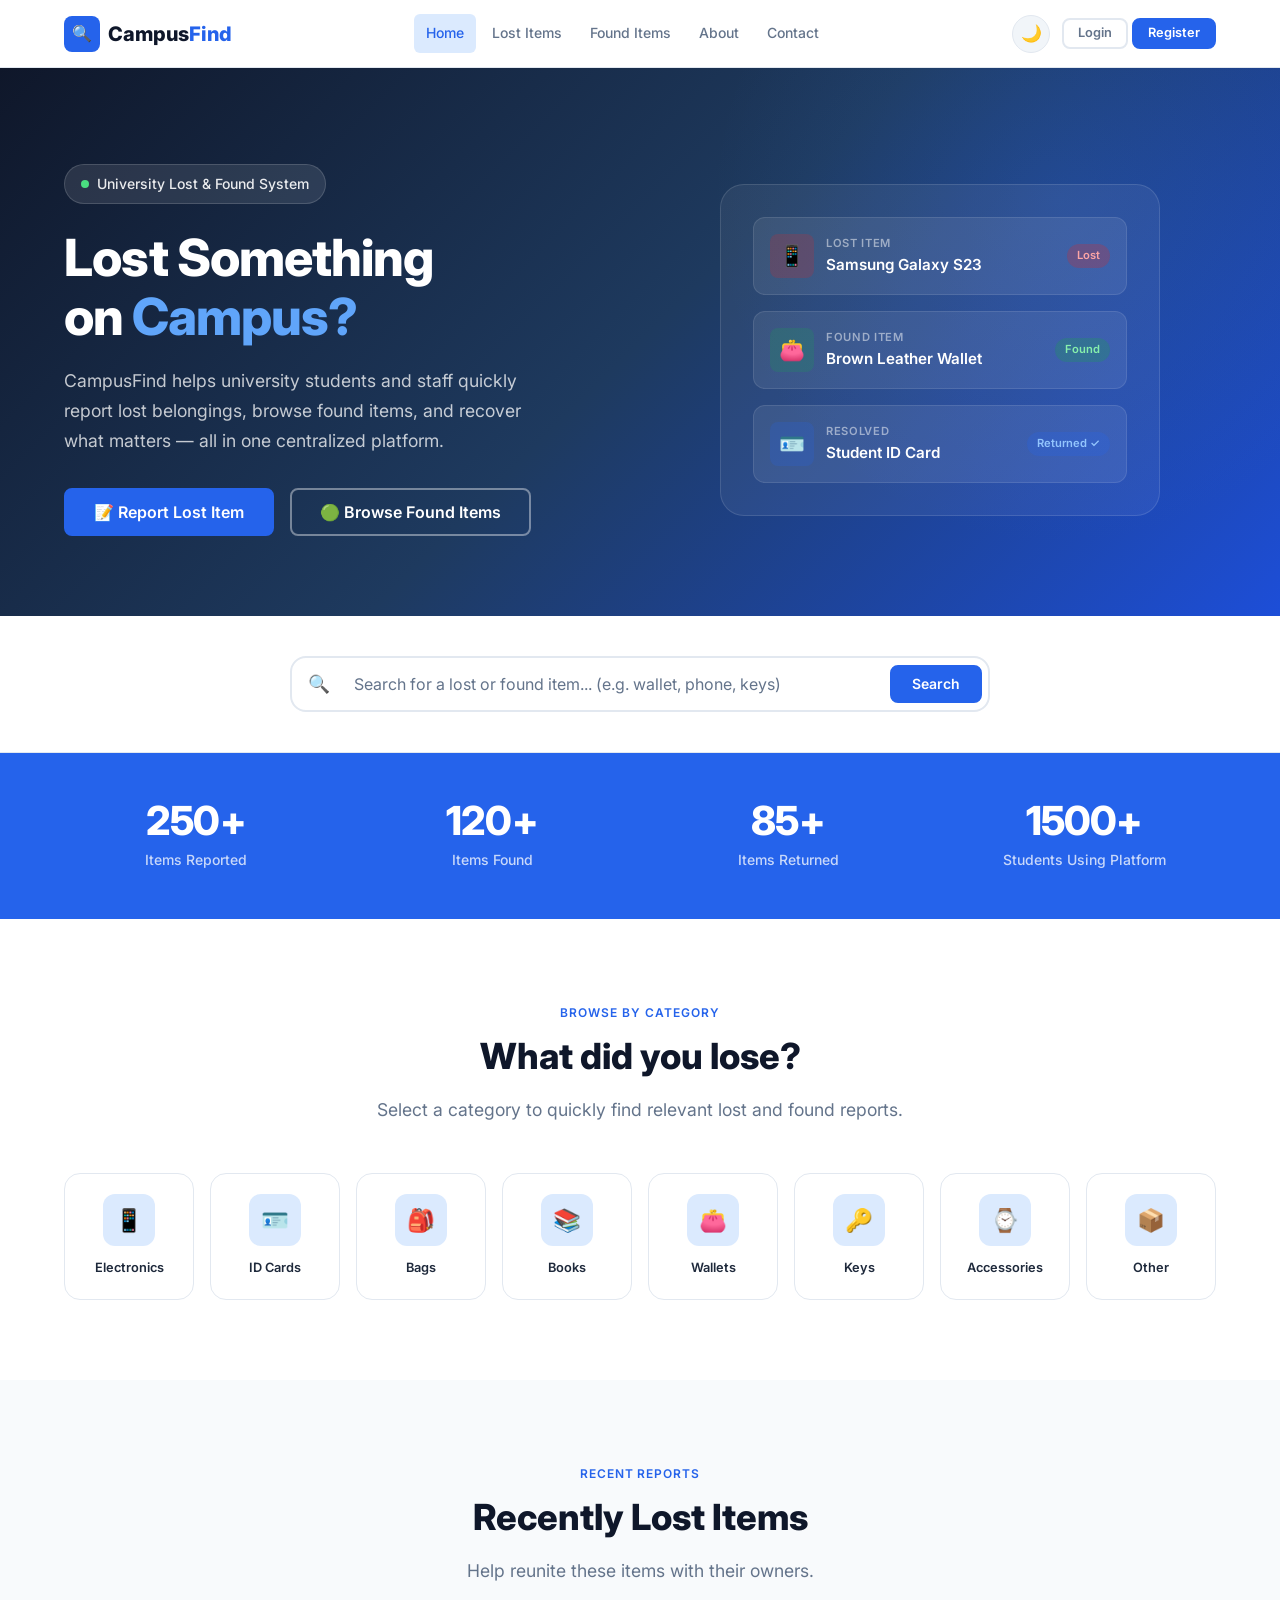
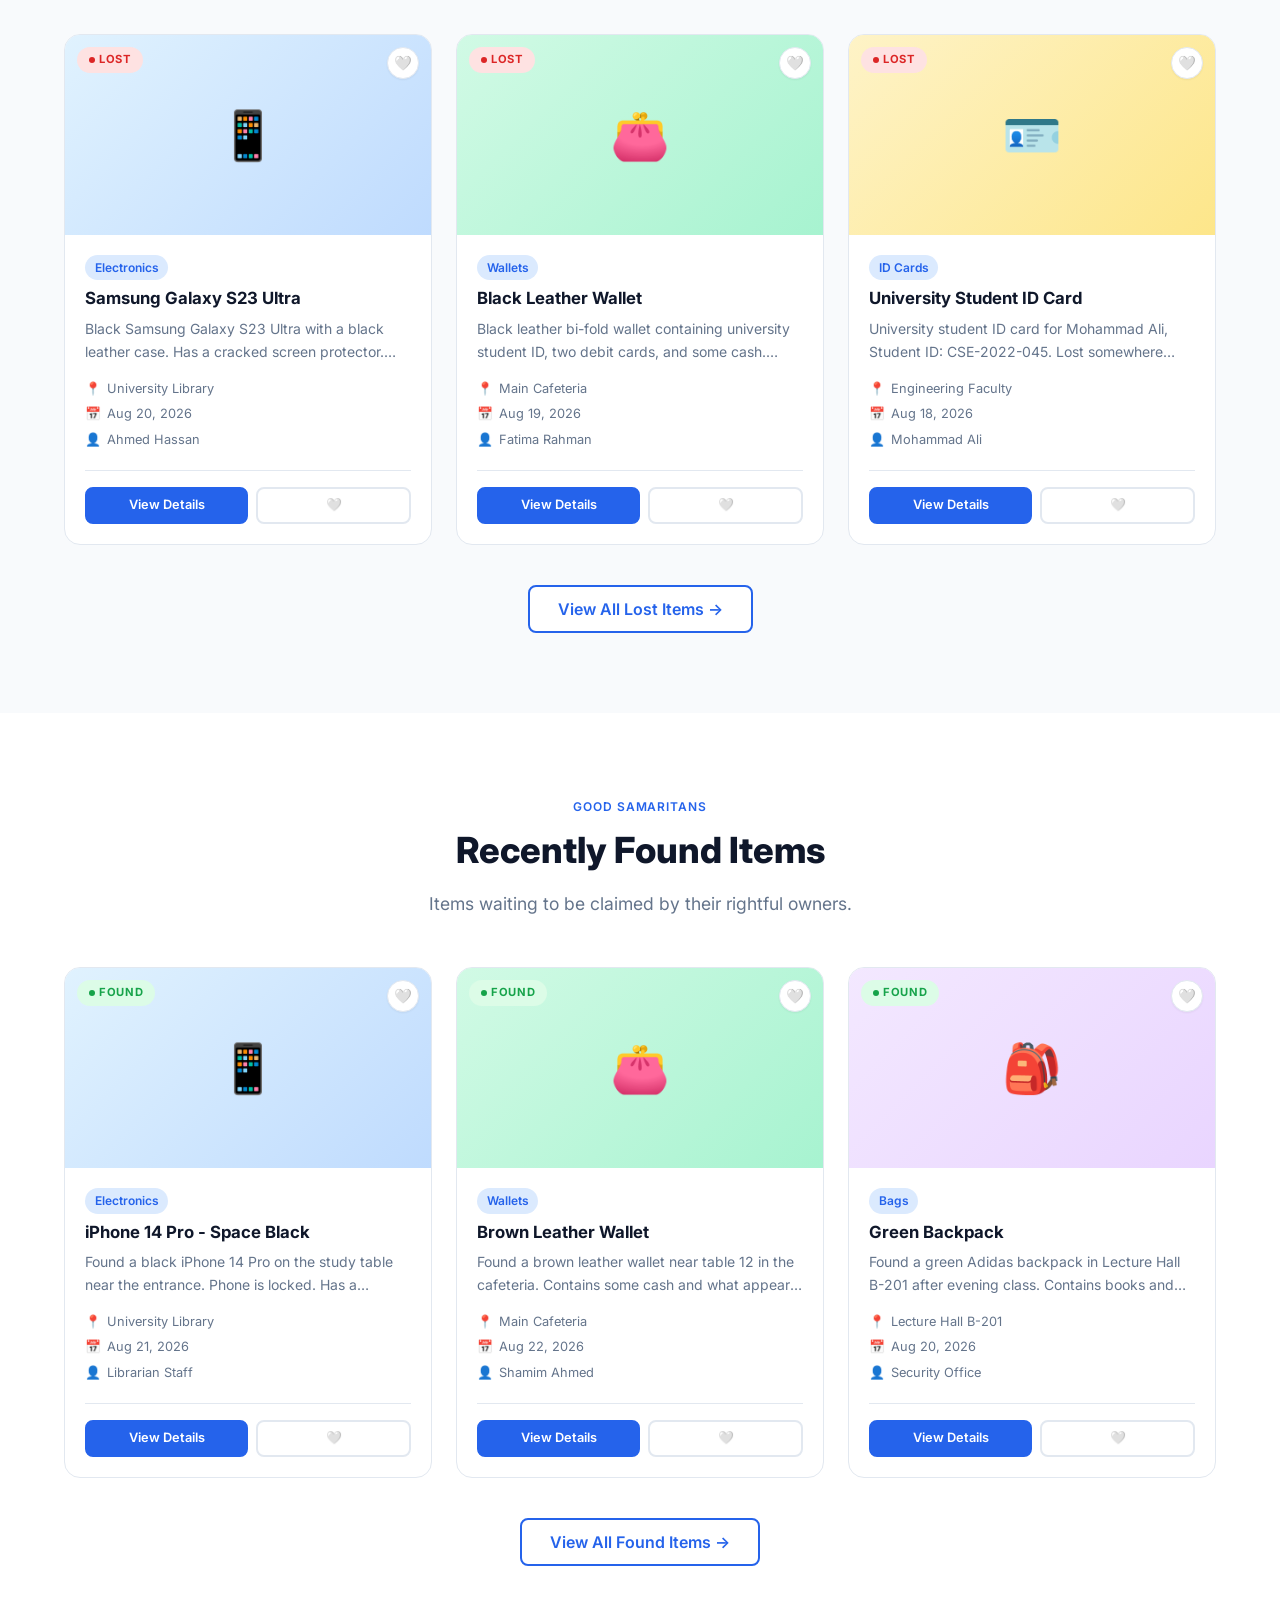
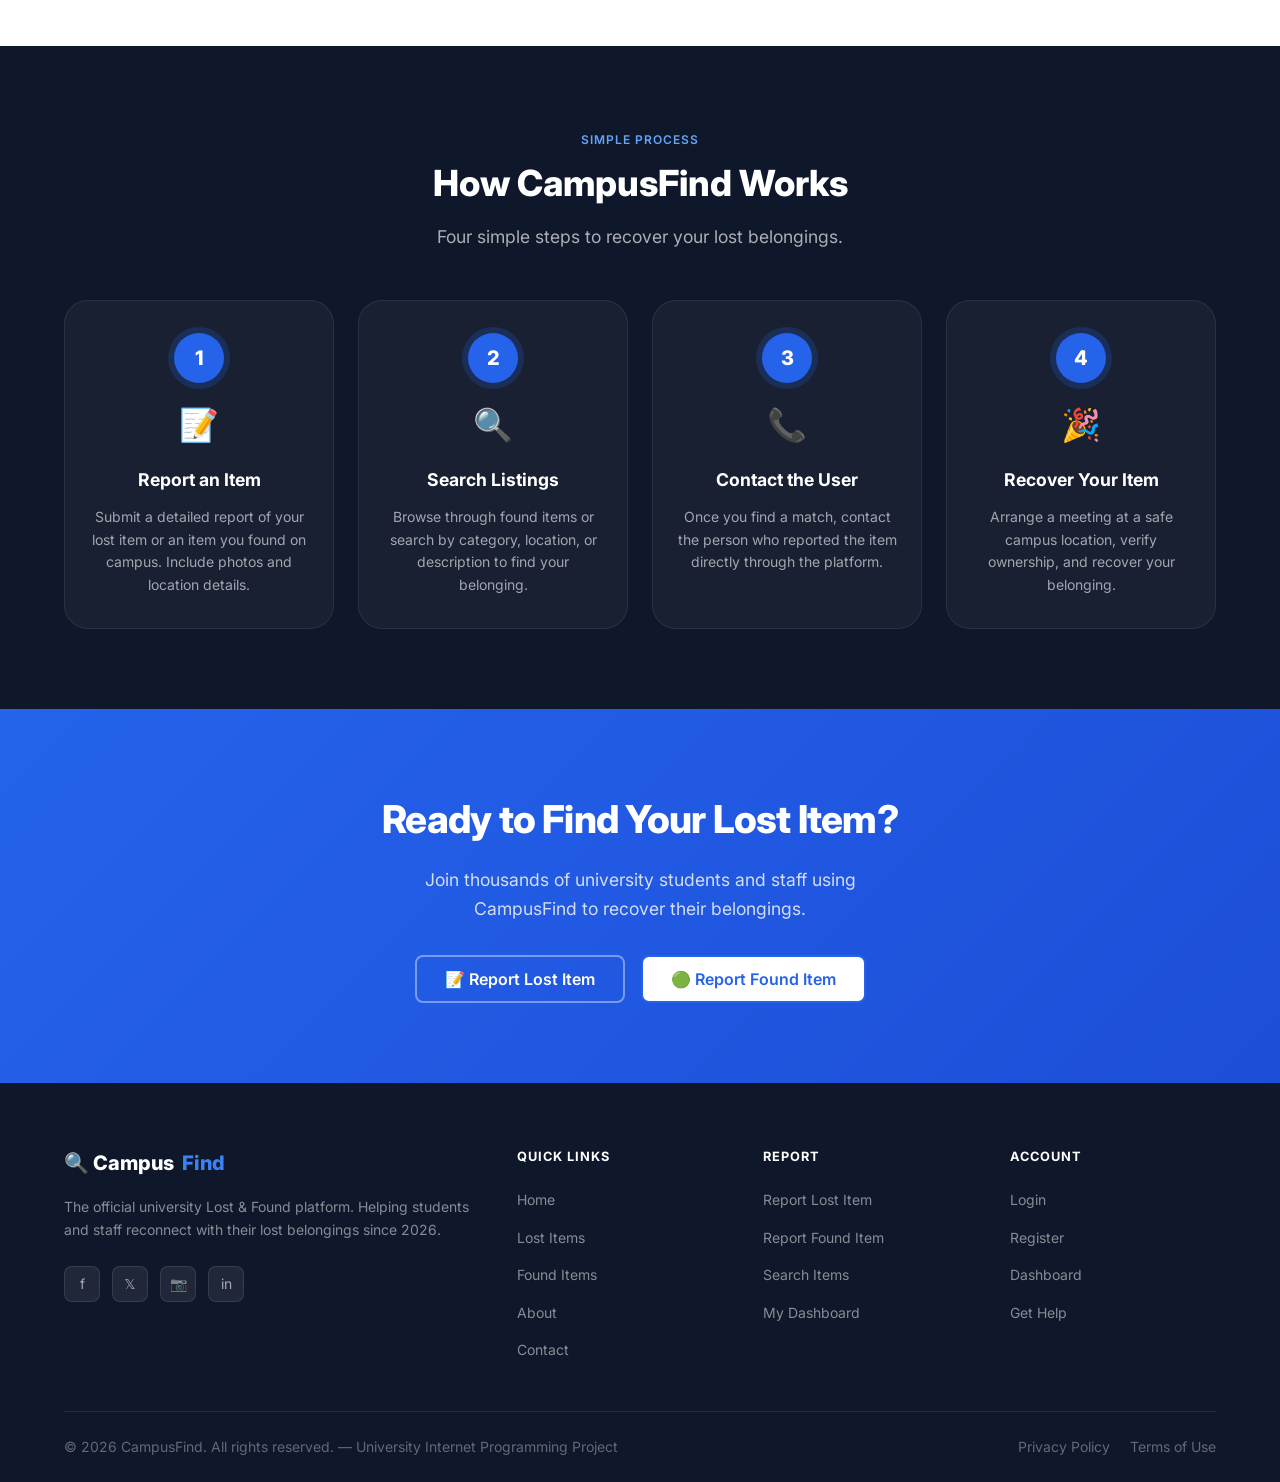
<file: index.html>
<!DOCTYPE html>
<html lang="en">
<head>
  <meta charset="UTF-8">
  <meta name="viewport" content="width=device-width, initial-scale=1.0">
  <meta name="description" content="CampusFind — The official university Lost & Found platform. Report lost items, browse found items, and recover your belongings on campus.">
  <title>CampusFind — University Lost & Found</title>
  <link rel="stylesheet" href="css/style.css">
  <link rel="stylesheet" href="css/components.css">
  <link rel="stylesheet" href="css/responsive.css">
  <script>
    (function(){try{const t=localStorage.getItem('campusfind_theme')||'light';if(t==='dark')document.documentElement.setAttribute('data-theme','dark');}catch(e){}})();
  </script>
</head>
<body>

<!-- ── NAVBAR ── -->
<nav class="navbar" role="navigation" aria-label="Main navigation">
  <div class="container navbar-inner">
    <a href="index.html" class="navbar-logo" aria-label="CampusFind home">
      <div class="logo-icon">🔍</div>
      <div class="logo-text">Campus<span>Find</span></div>
    </a>
    <ul class="navbar-links">
      <li><a href="index.html">Home</a></li>
      <li><a href="lost-items.html">Lost Items</a></li>
      <li><a href="found-items.html">Found Items</a></li>
      <li><a href="about.html">About</a></li>
      <li><a href="contact.html">Contact</a></li>
    </ul>
    <div class="navbar-actions">
      <button class="theme-toggle" id="theme-toggle" aria-label="Switch to dark mode" title="Switch to dark mode">
        <span class="icon-moon" aria-hidden="true">🌙</span>
        <span class="icon-sun" aria-hidden="true">☀️</span>
      </button>
      <div id="nav-guest-btns">
        <a href="login.html" class="btn btn-ghost btn-sm" data-open-modal="login-modal">Login</a>
        <a href="register.html" class="btn btn-primary btn-sm" data-open-modal="register-modal">Register</a>
      </div>
      <div id="nav-user-info" class="nav-user-info hidden">
        <a href="dashboard.html" class="nav-avatar" title="Dashboard">U</a>
        <a href="dashboard.html" class="user-name" style="font-weight:600; color:var(--text);">User</a>
        <button class="btn btn-ghost btn-sm" data-action="logout">Logout</button>
      </div>
    </div>
    <button class="hamburger" id="hamburger" aria-label="Toggle menu" aria-expanded="false">
      <span></span><span></span><span></span>
    </button>
  </div>
</nav>

<!-- ── MOBILE NAV ── -->
<div class="mobile-nav" id="mobile-nav" aria-hidden="true">
  <ul class="mobile-nav-links">
    <li><a href="index.html">🏠 Home</a></li>
    <li><a href="lost-items.html">🔴 Lost Items</a></li>
    <li><a href="found-items.html">🟢 Found Items</a></li>
    <li><a href="about.html">ℹ️ About</a></li>
    <li><a href="contact.html">📞 Contact</a></li>
    <li><a href="dashboard.html">📊 Dashboard</a></li>
  </ul>
  <div class="mobile-nav-actions" id="mobile-guest-btns">
    <a href="login.html" class="btn btn-ghost" data-open-modal="login-modal">Login</a>
    <a href="register.html" class="btn btn-primary" data-open-modal="register-modal">Register</a>
  </div>
  <div class="mobile-nav-actions hidden" id="mobile-user-info" style="flex-direction:column; gap:0.5rem;">
    <span class="user-name" style="font-weight:600; color:var(--text);">User</span>
    <div style="display:flex;gap:0.75rem;">
      <a href="dashboard.html" class="btn btn-primary" style="flex:1;">Dashboard</a>
      <button class="btn btn-ghost" data-action="logout" style="flex:1;">Logout</button>
    </div>
  </div>
</div>
<div class="overlay" id="nav-overlay"></div>

<!-- ── HERO ── -->
<section class="hero" aria-label="Hero section">
  <div class="container">
    <div class="hero-inner">
      <div class="hero-content">
        <div class="hero-badge">
          <span class="dot"></span>
          University Lost & Found System
        </div>
        <h1 class="hero-title">
          Lost Something<br>on <span class="highlight">Campus?</span>
        </h1>
        <p class="hero-desc">
          CampusFind helps university students and staff quickly report lost belongings, browse found items, and recover what matters — all in one centralized platform.
        </p>
        <div class="hero-actions">
          <a href="report-lost.html" class="btn btn-primary btn-lg">📝 Report Lost Item</a>
          <a href="found-items.html" class="btn btn-outline btn-lg">🟢 Browse Found Items</a>
        </div>
      </div>
      <div class="hero-visual">
        <div class="hero-illustration">
          <div class="hero-cards-preview">
            <div class="preview-card">
              <div class="preview-card-icon lost">📱</div>
              <div class="preview-card-info">
                <div class="label">Lost Item</div>
                <div class="value">Samsung Galaxy S23</div>
              </div>
              <span class="preview-card-badge lost">Lost</span>
            </div>
            <div class="preview-card">
              <div class="preview-card-icon found">👛</div>
              <div class="preview-card-info">
                <div class="label">Found Item</div>
                <div class="value">Brown Leather Wallet</div>
              </div>
              <span class="preview-card-badge found">Found</span>
            </div>
            <div class="preview-card">
              <div class="preview-card-icon resolved">🪪</div>
              <div class="preview-card-info">
                <div class="label">Resolved</div>
                <div class="value">Student ID Card</div>
              </div>
              <span class="preview-card-badge resolved">Returned ✓</span>
            </div>
          </div>
        </div>
      </div>
    </div>
  </div>
</section>

<!-- ── SEARCH ── -->
<section class="search-section" aria-label="Search items">
  <div class="container">
    <form id="home-search-form" role="search">
      <div class="search-bar-wrap">
        <span class="search-icon">🔍</span>
        <input type="search" id="home-search-input" placeholder="Search for a lost or found item... (e.g. wallet, phone, keys)" aria-label="Search items">
        <button type="submit" class="btn btn-primary" style="margin: 0.35rem; flex-shrink:0;">Search</button>
      </div>
    </form>
  </div>
</section>

<!-- ── STATS ── -->
<section class="stats-section" aria-label="Statistics">
  <div class="container">
    <div class="stats-grid">
      <div class="stat-item">
        <div class="stat-number" data-count="250" data-suffix="+">0+</div>
        <div class="stat-label">Items Reported</div>
      </div>
      <div class="stat-item">
        <div class="stat-number" data-count="120" data-suffix="+">0+</div>
        <div class="stat-label">Items Found</div>
      </div>
      <div class="stat-item">
        <div class="stat-number" data-count="85" data-suffix="+">0+</div>
        <div class="stat-label">Items Returned</div>
      </div>
      <div class="stat-item">
        <div class="stat-number" data-count="1500" data-suffix="+">0+</div>
        <div class="stat-label">Students Using Platform</div>
      </div>
    </div>
  </div>
</section>

<!-- ── CATEGORIES ── -->
<section class="section bg-white" aria-label="Browse by category">
  <div class="container">
    <div class="section-header">
      <span class="section-label">Browse by Category</span>
      <h2 class="section-title">What did you lose?</h2>
      <p class="section-desc">Select a category to quickly find relevant lost and found reports.</p>
    </div>
    <div class="categories-grid" id="categories-grid"></div>
  </div>
</section>

<!-- ── RECENT LOST ITEMS ── -->
<section class="section" aria-label="Recent lost items">
  <div class="container">
    <div class="section-header">
      <span class="section-label">Recent Reports</span>
      <h2 class="section-title">Recently Lost Items</h2>
      <p class="section-desc">Help reunite these items with their owners.</p>
    </div>
    <div class="items-grid" id="recent-lost-grid"></div>
    <div style="text-align:center; margin-top:2.5rem;">
      <a href="lost-items.html" class="btn btn-secondary btn-lg">View All Lost Items →</a>
    </div>
  </div>
</section>

<!-- ── RECENT FOUND ITEMS ── -->
<section class="section bg-white" aria-label="Recent found items">
  <div class="container">
    <div class="section-header">
      <span class="section-label">Good Samaritans</span>
      <h2 class="section-title">Recently Found Items</h2>
      <p class="section-desc">Items waiting to be claimed by their rightful owners.</p>
    </div>
    <div class="items-grid" id="recent-found-grid"></div>
    <div style="text-align:center; margin-top:2.5rem;">
      <a href="found-items.html" class="btn btn-secondary btn-lg">View All Found Items →</a>
    </div>
  </div>
</section>

<!-- ── HOW IT WORKS ── -->
<section class="section how-bg" aria-label="How it works">
  <div class="container">
    <div class="section-header">
      <span class="section-label" style="color:#60A5FA;">Simple Process</span>
      <h2 class="section-title" style="color:var(--white);">How CampusFind Works</h2>
      <p class="section-desc" style="color:rgba(255,255,255,0.65);">Four simple steps to recover your lost belongings.</p>
    </div>
    <div class="steps-grid">
      <div class="step-card">
        <div class="step-number">1</div>
        <div class="step-icon">📝</div>
        <h3 class="step-title">Report an Item</h3>
        <p class="step-desc">Submit a detailed report of your lost item or an item you found on campus. Include photos and location details.</p>
      </div>
      <div class="step-card">
        <div class="step-number">2</div>
        <div class="step-icon">🔍</div>
        <h3 class="step-title">Search Listings</h3>
        <p class="step-desc">Browse through found items or search by category, location, or description to find your belonging.</p>
      </div>
      <div class="step-card">
        <div class="step-number">3</div>
        <div class="step-icon">📞</div>
        <h3 class="step-title">Contact the User</h3>
        <p class="step-desc">Once you find a match, contact the person who reported the item directly through the platform.</p>
      </div>
      <div class="step-card">
        <div class="step-number">4</div>
        <div class="step-icon">🎉</div>
        <h3 class="step-title">Recover Your Item</h3>
        <p class="step-desc">Arrange a meeting at a safe campus location, verify ownership, and recover your belonging.</p>
      </div>
    </div>
  </div>
</section>

<!-- ── CTA ── -->
<section class="cta-section" aria-label="Call to action">
  <div class="container">
    <h2 class="cta-title">Ready to Find Your Lost Item?</h2>
    <p class="cta-desc">Join thousands of university students and staff using CampusFind to recover their belongings.</p>
    <div class="cta-actions">
      <a href="report-lost.html" class="btn btn-outline btn-lg">📝 Report Lost Item</a>
      <a href="report-found.html" class="btn btn-secondary btn-lg">🟢 Report Found Item</a>
    </div>
  </div>
</section>

<!-- ── FOOTER ── -->
<footer class="footer" role="contentinfo">
  <div class="container">
    <div class="footer-grid">
      <div class="footer-brand">
        <div class="logo">🔍 Campus<span>Find</span></div>
        <p>The official university Lost & Found platform. Helping students and staff reconnect with their lost belongings since 2026.</p>
        <div class="social-links">
          <a href="#" class="social-link" aria-label="Facebook">f</a>
          <a href="#" class="social-link" aria-label="Twitter">𝕏</a>
          <a href="#" class="social-link" aria-label="Instagram">📷</a>
          <a href="#" class="social-link" aria-label="LinkedIn">in</a>
        </div>
      </div>
      <div class="footer-col">
        <h4>Quick Links</h4>
        <ul>
          <li><a href="index.html">Home</a></li>
          <li><a href="lost-items.html">Lost Items</a></li>
          <li><a href="found-items.html">Found Items</a></li>
          <li><a href="about.html">About</a></li>
          <li><a href="contact.html">Contact</a></li>
        </ul>
      </div>
      <div class="footer-col">
        <h4>Report</h4>
        <ul>
          <li><a href="report-lost.html">Report Lost Item</a></li>
          <li><a href="report-found.html">Report Found Item</a></li>
          <li><a href="search.html">Search Items</a></li>
          <li><a href="dashboard.html">My Dashboard</a></li>
        </ul>
      </div>
      <div class="footer-col">
        <h4>Account</h4>
        <ul>
          <li><a href="login.html" data-open-modal="login-modal">Login</a></li>
          <li><a href="register.html" data-open-modal="register-modal">Register</a></li>
          <li><a href="dashboard.html">Dashboard</a></li>
          <li><a href="contact.html">Get Help</a></li>
        </ul>
      </div>
    </div>
    <div class="footer-bottom">
      <p>© 2026 CampusFind. All rights reserved. — University Internet Programming Project</p>
      <div class="footer-bottom-links">
        <a href="#">Privacy Policy</a>
        <a href="#">Terms of Use</a>
      </div>
    </div>
  </div>
</footer>

<!-- ── LOGIN MODAL ── -->
<div class="modal-backdrop" id="login-modal" role="dialog" aria-labelledby="modal-login-title" aria-modal="true" aria-hidden="true">
  <div class="modal modal-auth">
    <button class="modal-close-btn" aria-label="Close login dialog" onclick="closeModal('login-modal')">✕</button>
    <div class="auth-logo">
      <div class="logo-icon" style="width:48px;height:48px;background:var(--primary);border-radius:var(--radius-md);display:flex;align-items:center;justify-content:center;font-size:1.4rem;margin:0 auto 0.5rem;color:var(--white);">🔍</div>
      <div class="brand" style="font-size:1.35rem;font-weight:800;color:var(--dark);">Campus<span style="color:var(--primary);">Find</span></div>
    </div>
    <h2 class="auth-title" id="modal-login-title">Welcome Back</h2>
    <p class="auth-subtitle">Sign in to manage your reports and track lost items.</p>

    <form id="modal-login-form" novalidate>
      <div class="form-group">
        <label class="form-label" for="modal-login-email">Email Address <span style="color:var(--danger);">*</span></label>
        <input type="email" id="modal-login-email" class="form-input" placeholder="your@student.uni.edu" autocomplete="email" required>
        <span class="form-error"></span>
      </div>
      <div class="form-group">
        <label class="form-label" for="modal-login-password">Password <span style="color:var(--danger);">*</span></label>
        <div class="password-wrap">
          <input type="password" id="modal-login-password" class="form-input" placeholder="Enter your password" autocomplete="current-password" required>
          <button type="button" class="toggle-password" aria-label="Toggle password visibility">👁️</button>
        </div>
        <span class="form-error"></span>
      </div>
      <div style="display:flex;justify-content:space-between;align-items:center;margin-bottom:1.5rem;">
        <label class="form-check">
          <input type="checkbox" id="modal-remember-me">
          <label for="modal-remember-me">Remember me</label>
        </label>
        <a href="#" style="font-size:0.875rem;color:var(--primary);">Forgot password?</a>
      </div>
      <button type="submit" class="btn btn-primary btn-lg" style="width:100%;">Login to CampusFind</button>
    </form>

    <div class="auth-divider"><span>or</span></div>
    <button id="btn-modal-demo-login" type="button" class="btn btn-ghost" style="width:100%;">🎓 Continue with Demo Account</button>

    <div class="auth-footer" style="margin-top:1.25rem;">
      Don't have an account? <a href="#" data-switch-to="register-modal" id="switch-to-register">Create Account</a>
    </div>
  </div>
</div>

<!-- ── REGISTER MODAL ── -->
<div class="modal-backdrop" id="register-modal" role="dialog" aria-labelledby="modal-register-title" aria-modal="true" aria-hidden="true">
  <div class="modal modal-auth modal-register">
    <button class="modal-close-btn" aria-label="Close register dialog" onclick="closeModal('register-modal')">✕</button>
    <div class="auth-logo">
      <div class="logo-icon" style="width:48px;height:48px;background:var(--primary);border-radius:var(--radius-md);display:flex;align-items:center;justify-content:center;font-size:1.4rem;margin:0 auto 0.5rem;color:var(--white);">🔍</div>
      <div class="brand" style="font-size:1.35rem;font-weight:800;color:var(--dark);">Campus<span style="color:var(--primary);">Find</span></div>
    </div>
    <h2 class="auth-title" id="modal-register-title">Create Account</h2>
    <p class="auth-subtitle">Join CampusFind to report and recover lost items on campus.</p>

    <form id="modal-register-form" novalidate>
      <div class="form-group">
        <label class="form-label" for="modal-reg-name">Full Name <span style="color:var(--danger);">*</span></label>
        <input type="text" id="modal-reg-name" class="form-input" placeholder="e.g. Ahmed Hassan" autocomplete="name" required>
        <span class="form-error"></span>
      </div>
      <div class="form-group">
        <label class="form-label" for="modal-reg-studentid">Student ID <span style="color:var(--danger);">*</span></label>
        <input type="text" id="modal-reg-studentid" class="form-input" placeholder="e.g. CSE-2022-045 or STD-12345" required>
        <span class="form-hint">Enter your university-issued student ID number.</span>
        <span class="form-error"></span>
      </div>
      <div class="form-group">
        <label class="form-label" for="modal-reg-email">University Email <span style="color:var(--danger);">*</span></label>
        <input type="email" id="modal-reg-email" class="form-input" placeholder="your@student.uni.edu" autocomplete="email" required>
        <span class="form-error"></span>
      </div>
      <div class="form-group">
        <label class="form-label" for="modal-reg-password">Password <span style="color:var(--danger);">*</span></label>
        <div class="password-wrap">
          <input type="password" id="modal-reg-password" class="form-input" placeholder="At least 8 characters" autocomplete="new-password" required>
          <button type="button" class="toggle-password" aria-label="Toggle password visibility">👁️</button>
        </div>
        <div style="margin-top:0.5rem;">
          <div style="height:4px;background:var(--border);border-radius:2px;overflow:hidden;">
            <div id="modal-password-strength" style="height:100%;width:0;transition:all 0.3s;border-radius:2px;"></div>
          </div>
          <span id="modal-strength-hint" style="font-size:0.75rem;color:var(--text-muted);"></span>
        </div>
        <span class="form-error"></span>
      </div>
      <div class="form-group">
        <label class="form-label" for="modal-reg-confirm">Confirm Password <span style="color:var(--danger);">*</span></label>
        <div class="password-wrap">
          <input type="password" id="modal-reg-confirm" class="form-input" placeholder="Re-enter your password" autocomplete="new-password" required>
          <button type="button" class="toggle-password" aria-label="Toggle password visibility">👁️</button>
        </div>
        <span class="form-error"></span>
      </div>
      <div style="margin-bottom:1.5rem;">
        <label class="form-check">
          <input type="checkbox" id="modal-agree-terms" checked>
          <label for="modal-agree-terms">I agree to the <a href="#" style="color:var(--primary);">Terms of Use</a> and <a href="#" style="color:var(--primary);">Privacy Policy</a></label>
        </label>
      </div>
      <button type="submit" class="btn btn-primary btn-lg" style="width:100%;">Create My Account</button>
    </form>
    <div class="auth-footer" style="margin-top:1.25rem;">
      Already have an account? <a href="#" data-switch-to="login-modal" id="switch-to-login">Sign In</a>
    </div>
  </div>
</div>

<script src="js/data.js"></script>
<script src="js/app.js"></script>
<script src="js/forms.js"></script>
</body>
</html>
</file>
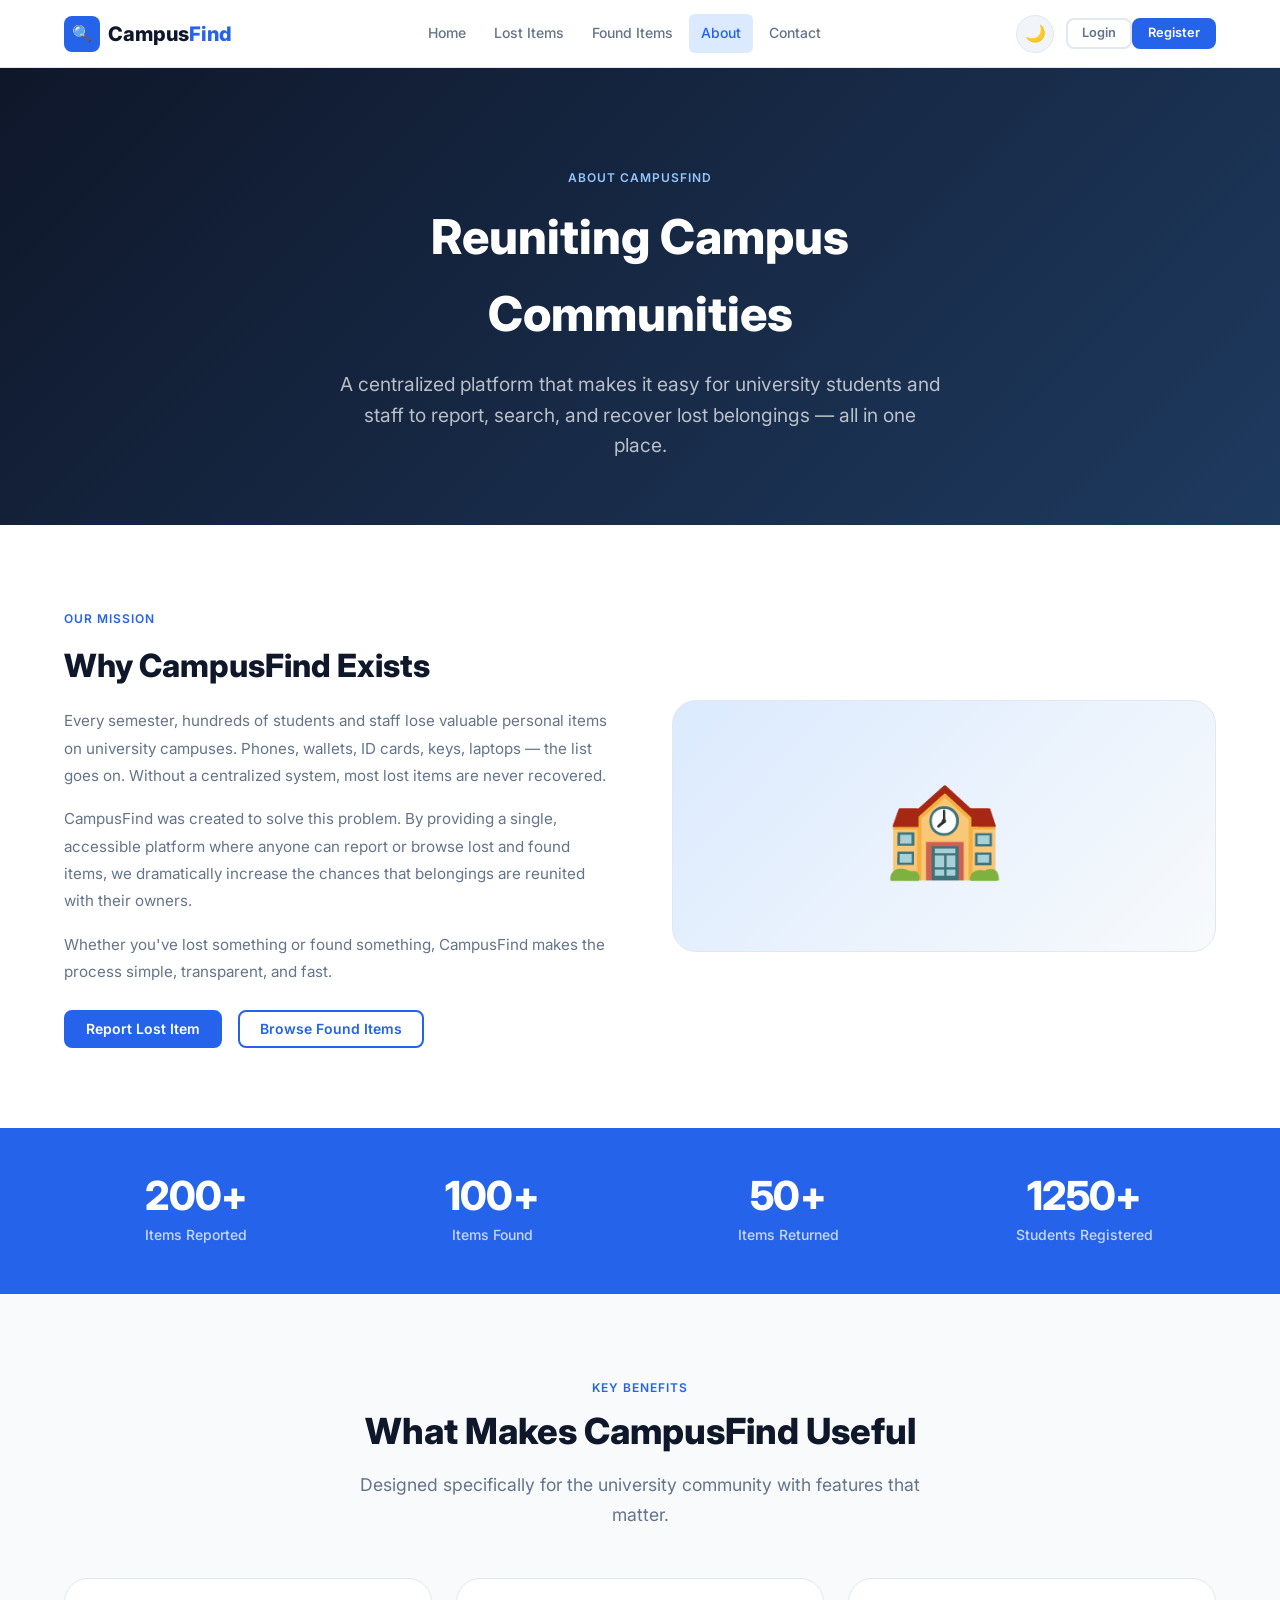
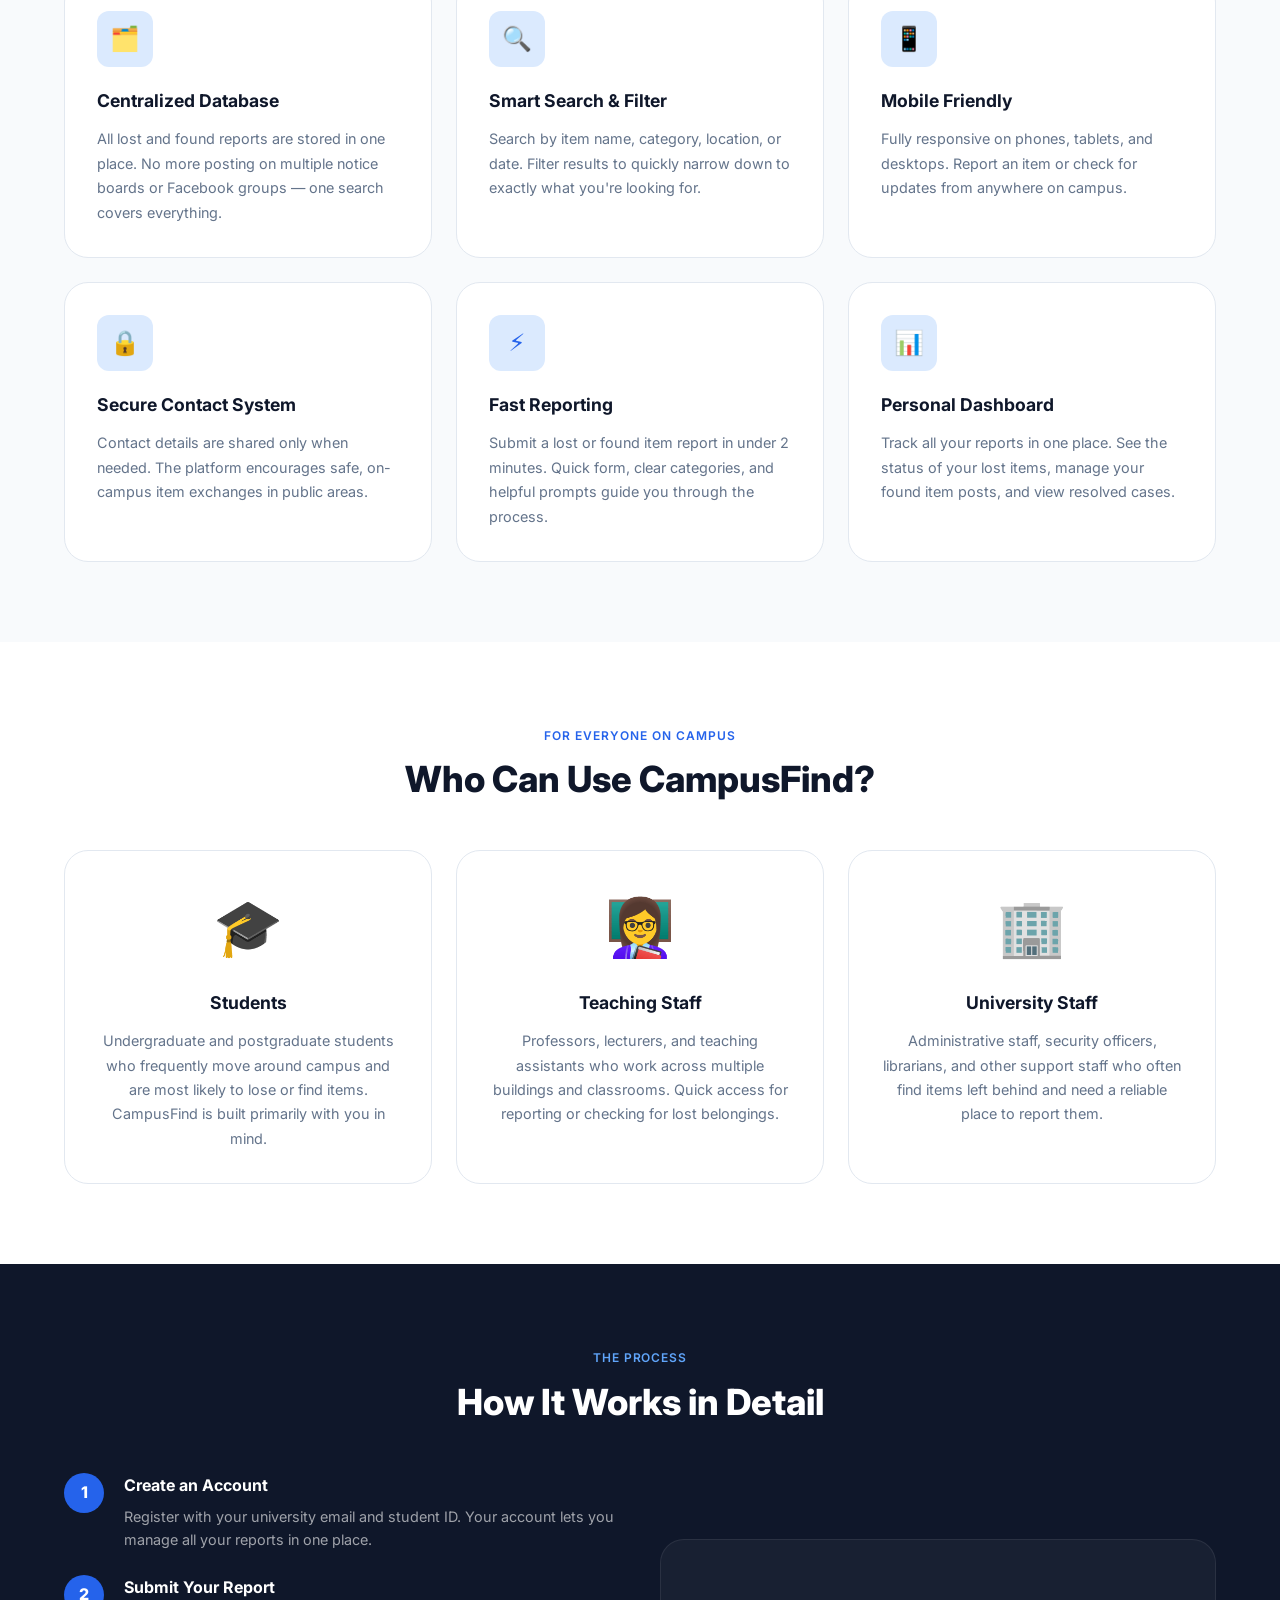
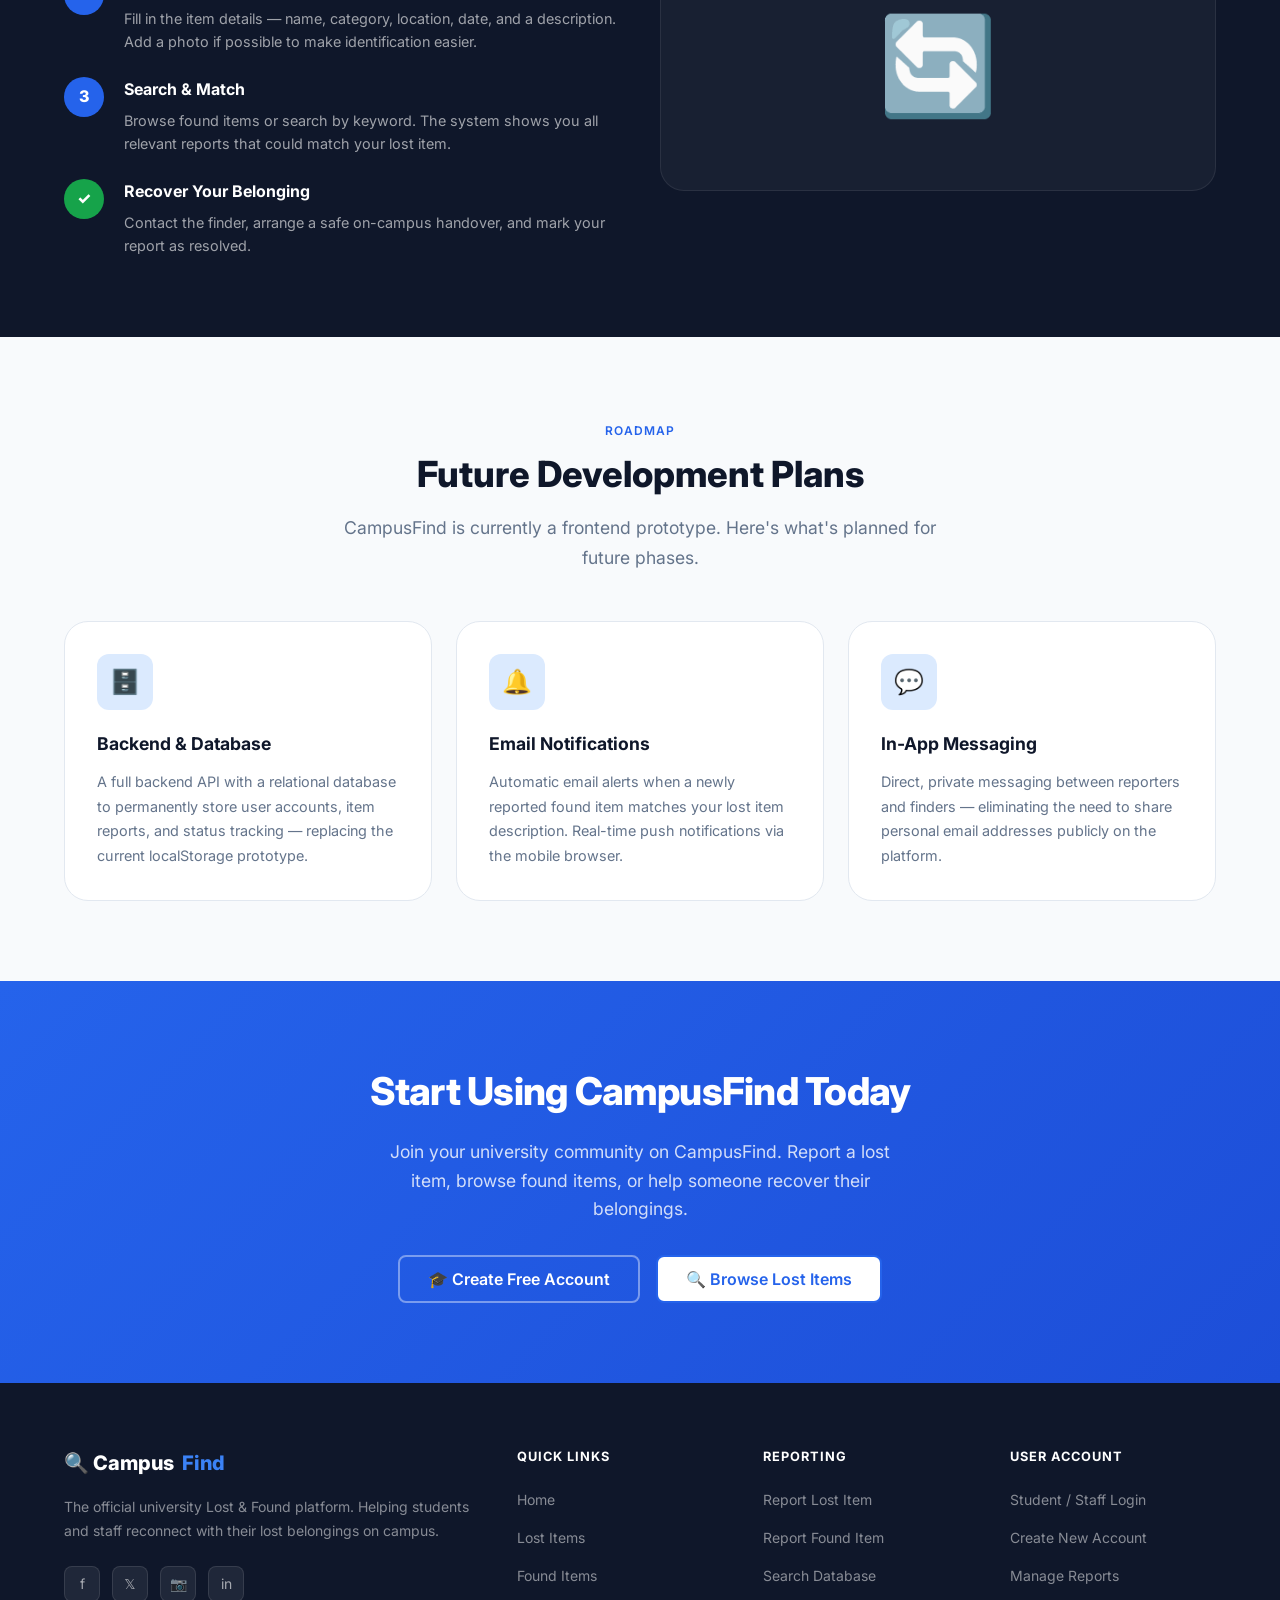
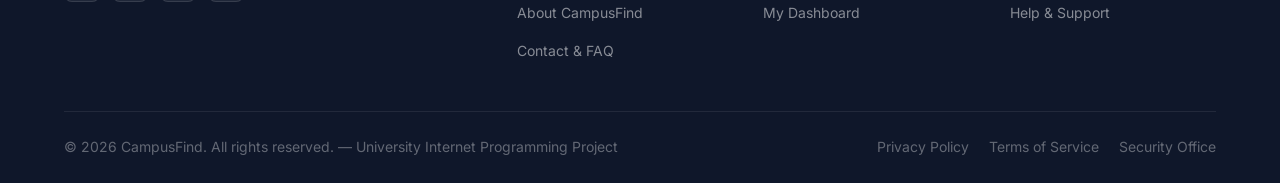
<file: about.html>
<!DOCTYPE html>
<html lang="en">
<head>
  <meta charset="UTF-8">
  <meta name="viewport" content="width=device-width, initial-scale=1.0">
  <meta name="description" content="Learn about CampusFind — the university Lost & Found platform that helps students recover their belongings.">
  <title>About — CampusFind</title>
  <link rel="stylesheet" href="css/style.css">
  <link rel="stylesheet" href="css/components.css">
  <link rel="stylesheet" href="css/responsive.css">
  <script>
    (function(){try{const t=localStorage.getItem('campusfind_theme')||'light';if(t==='dark')document.documentElement.setAttribute('data-theme','dark');}catch(e){}})();
  </script>
</head>
<body>

<!-- NAVBAR -->
<nav class="navbar" role="navigation">
  <div class="container navbar-inner">
    <a href="index.html" class="navbar-logo"><div class="logo-icon">🔍</div><div class="logo-text">Campus<span>Find</span></div></a>
    <ul class="navbar-links">
      <li><a href="index.html">Home</a></li>
      <li><a href="lost-items.html">Lost Items</a></li>
      <li><a href="found-items.html">Found Items</a></li>
      <li><a href="about.html">About</a></li>
      <li><a href="contact.html">Contact</a></li>
    </ul>
    <div class="navbar-actions">
      <button class="theme-toggle" id="theme-toggle" aria-label="Switch to dark mode" title="Switch to dark mode">
        <span class="icon-moon" aria-hidden="true">🌙</span>
        <span class="icon-sun" aria-hidden="true">☀️</span>
      </button>
      <div id="nav-guest-btns"><a href="login.html" class="btn btn-ghost btn-sm">Login</a><a href="register.html" class="btn btn-primary btn-sm">Register</a></div>
      <div id="nav-user-info" class="nav-user-info hidden"><a href="dashboard.html" class="nav-avatar">U</a><a href="dashboard.html" class="user-name" style="font-weight:600;color:var(--text);">User</a><button class="btn btn-ghost btn-sm" data-action="logout">Logout</button></div>
    </div>
    <button class="hamburger" id="hamburger" aria-label="Toggle menu"><span></span><span></span><span></span></button>
  </div>
</nav>
<div class="mobile-nav" id="mobile-nav">
  <ul class="mobile-nav-links">
    <li><a href="index.html">🏠 Home</a></li>
    <li><a href="lost-items.html">🔴 Lost Items</a></li>
    <li><a href="found-items.html">🟢 Found Items</a></li>
    <li><a href="about.html">ℹ️ About</a></li>
    <li><a href="contact.html">📞 Contact</a></li>
    <li><a href="dashboard.html">📊 Dashboard</a></li>
  </ul>
  <div class="mobile-nav-actions" id="mobile-guest-btns"><a href="login.html" class="btn btn-ghost">Login</a><a href="register.html" class="btn btn-primary">Register</a></div>
  <div class="mobile-nav-actions hidden" id="mobile-user-info" style="flex-direction:column;gap:.5rem;"><span class="user-name" style="font-weight:600;">User</span><div style="display:flex;gap:.75rem;"><a href="dashboard.html" class="btn btn-primary" style="flex:1;">Dashboard</a><button class="btn btn-ghost" data-action="logout" style="flex:1;">Logout</button></div></div>
</div>
<div class="overlay" id="nav-overlay"></div>

<!-- HERO -->
<section class="about-hero" aria-label="About CampusFind">
  <div class="container" style="position:relative;z-index:1;">
    <div class="section-label" style="color:#93C5FD;">About CampusFind</div>
    <h1 class="about-hero-title">Reuniting Campus<br>Communities</h1>
    <p class="about-hero-sub">A centralized platform that makes it easy for university students and staff to report, search, and recover lost belongings — all in one place.</p>
  </div>
</section>

<!-- MISSION -->
<section class="section bg-white" aria-label="Our mission">
  <div class="container">
    <div class="mission-grid">
      <div class="mission-content">
        <span class="section-label">Our Mission</span>
        <h2>Why CampusFind Exists</h2>
        <p>Every semester, hundreds of students and staff lose valuable personal items on university campuses. Phones, wallets, ID cards, keys, laptops — the list goes on. Without a centralized system, most lost items are never recovered.</p>
        <p>CampusFind was created to solve this problem. By providing a single, accessible platform where anyone can report or browse lost and found items, we dramatically increase the chances that belongings are reunited with their owners.</p>
        <p>Whether you've lost something or found something, CampusFind makes the process simple, transparent, and fast.</p>
        <div style="display:flex;gap:1rem;flex-wrap:wrap;margin-top:1.5rem;">
          <a href="report-lost.html" class="btn btn-primary">Report Lost Item</a>
          <a href="found-items.html" class="btn btn-secondary">Browse Found Items</a>
        </div>
      </div>
      <div class="mission-visual">🏫</div>
    </div>
  </div>
</section>

<!-- STATS -->
<section class="stats-section" aria-label="Platform statistics">
  <div class="container">
    <div class="stats-grid">
      <div class="stat-item"><div class="stat-number" data-count="250" data-suffix="+">250+</div><div class="stat-label">Items Reported</div></div>
      <div class="stat-item"><div class="stat-number" data-count="120" data-suffix="+">120+</div><div class="stat-label">Items Found</div></div>
      <div class="stat-item"><div class="stat-number" data-count="85" data-suffix="+">85+</div><div class="stat-label">Items Returned</div></div>
      <div class="stat-item"><div class="stat-number" data-count="1500" data-suffix="+">1500+</div><div class="stat-label">Students Registered</div></div>
    </div>
  </div>
</section>

<!-- HOW IT HELPS -->
<section class="section" aria-label="How CampusFind helps">
  <div class="container">
    <div class="section-header">
      <span class="section-label">Key Benefits</span>
      <h2 class="section-title">What Makes CampusFind Useful</h2>
      <p class="section-desc">Designed specifically for the university community with features that matter.</p>
    </div>
    <div class="about-grid-3">
      <div class="about-card">
        <div class="about-card-icon">🗂️</div>
        <h3 class="about-card-title">Centralized Database</h3>
        <p class="about-card-desc">All lost and found reports are stored in one place. No more posting on multiple notice boards or Facebook groups — one search covers everything.</p>
      </div>
      <div class="about-card">
        <div class="about-card-icon">🔍</div>
        <h3 class="about-card-title">Smart Search & Filter</h3>
        <p class="about-card-desc">Search by item name, category, location, or date. Filter results to quickly narrow down to exactly what you're looking for.</p>
      </div>
      <div class="about-card">
        <div class="about-card-icon">📱</div>
        <h3 class="about-card-title">Mobile Friendly</h3>
        <p class="about-card-desc">Fully responsive on phones, tablets, and desktops. Report an item or check for updates from anywhere on campus.</p>
      </div>
      <div class="about-card">
        <div class="about-card-icon">🔒</div>
        <h3 class="about-card-title">Secure Contact System</h3>
        <p class="about-card-desc">Contact details are shared only when needed. The platform encourages safe, on-campus item exchanges in public areas.</p>
      </div>
      <div class="about-card">
        <div class="about-card-icon">⚡</div>
        <h3 class="about-card-title">Fast Reporting</h3>
        <p class="about-card-desc">Submit a lost or found item report in under 2 minutes. Quick form, clear categories, and helpful prompts guide you through the process.</p>
      </div>
      <div class="about-card">
        <div class="about-card-icon">📊</div>
        <h3 class="about-card-title">Personal Dashboard</h3>
        <p class="about-card-desc">Track all your reports in one place. See the status of your lost items, manage your found item posts, and view resolved cases.</p>
      </div>
    </div>
  </div>
</section>

<!-- WHO CAN USE -->
<section class="section bg-white" aria-label="Who can use CampusFind">
  <div class="container">
    <div class="section-header">
      <span class="section-label">For Everyone on Campus</span>
      <h2 class="section-title">Who Can Use CampusFind?</h2>
    </div>
    <div class="about-grid-3">
      <div class="about-card" style="text-align:center;">
        <div style="font-size:3.5rem;margin-bottom:1rem;">🎓</div>
        <h3 class="about-card-title">Students</h3>
        <p class="about-card-desc">Undergraduate and postgraduate students who frequently move around campus and are most likely to lose or find items. CampusFind is built primarily with you in mind.</p>
      </div>
      <div class="about-card" style="text-align:center;">
        <div style="font-size:3.5rem;margin-bottom:1rem;">👩‍🏫</div>
        <h3 class="about-card-title">Teaching Staff</h3>
        <p class="about-card-desc">Professors, lecturers, and teaching assistants who work across multiple buildings and classrooms. Quick access for reporting or checking for lost belongings.</p>
      </div>
      <div class="about-card" style="text-align:center;">
        <div style="font-size:3.5rem;margin-bottom:1rem;">🏢</div>
        <h3 class="about-card-title">University Staff</h3>
        <p class="about-card-desc">Administrative staff, security officers, librarians, and other support staff who often find items left behind and need a reliable place to report them.</p>
      </div>
    </div>
  </div>
</section>

<!-- HOW IT WORKS DETAIL -->
<section class="section how-bg" aria-label="Detailed process">
  <div class="container">
    <div class="section-header">
      <span class="section-label" style="color:#60A5FA;">The Process</span>
      <h2 class="section-title" style="color:var(--white);">How It Works in Detail</h2>
    </div>
    <div style="display:grid;grid-template-columns:1fr 1fr;gap:2.5rem;align-items:center;">
      <div>
        <div style="display:flex;flex-direction:column;gap:1.5rem;">
          <div style="display:flex;gap:1.25rem;align-items:flex-start;">
            <div style="width:40px;height:40px;border-radius:50%;background:var(--primary);color:var(--white);display:flex;align-items:center;justify-content:center;font-weight:800;flex-shrink:0;">1</div>
            <div>
              <h4 style="color:var(--white);font-size:1rem;font-weight:700;margin-bottom:0.4rem;">Create an Account</h4>
              <p style="color:rgba(255,255,255,0.6);font-size:0.9rem;line-height:1.6;">Register with your university email and student ID. Your account lets you manage all your reports in one place.</p>
            </div>
          </div>
          <div style="display:flex;gap:1.25rem;align-items:flex-start;">
            <div style="width:40px;height:40px;border-radius:50%;background:var(--primary);color:var(--white);display:flex;align-items:center;justify-content:center;font-weight:800;flex-shrink:0;">2</div>
            <div>
              <h4 style="color:var(--white);font-size:1rem;font-weight:700;margin-bottom:0.4rem;">Submit Your Report</h4>
              <p style="color:rgba(255,255,255,0.6);font-size:0.9rem;line-height:1.6;">Fill in the item details — name, category, location, date, and a description. Add a photo if possible to make identification easier.</p>
            </div>
          </div>
          <div style="display:flex;gap:1.25rem;align-items:flex-start;">
            <div style="width:40px;height:40px;border-radius:50%;background:var(--primary);color:var(--white);display:flex;align-items:center;justify-content:center;font-weight:800;flex-shrink:0;">3</div>
            <div>
              <h4 style="color:var(--white);font-size:1rem;font-weight:700;margin-bottom:0.4rem;">Search & Match</h4>
              <p style="color:rgba(255,255,255,0.6);font-size:0.9rem;line-height:1.6;">Browse found items or search by keyword. The system shows you all relevant reports that could match your lost item.</p>
            </div>
          </div>
          <div style="display:flex;gap:1.25rem;align-items:flex-start;">
            <div style="width:40px;height:40px;border-radius:50%;background:var(--success);color:var(--white);display:flex;align-items:center;justify-content:center;font-weight:800;flex-shrink:0;">✓</div>
            <div>
              <h4 style="color:var(--white);font-size:1rem;font-weight:700;margin-bottom:0.4rem;">Recover Your Belonging</h4>
              <p style="color:rgba(255,255,255,0.6);font-size:0.9rem;line-height:1.6;">Contact the finder, arrange a safe on-campus handover, and mark your report as resolved.</p>
            </div>
          </div>
        </div>
      </div>
      <div style="display:flex;align-items:center;justify-content:center;font-size:6rem;background:rgba(255,255,255,0.04);border-radius:var(--radius-xl);padding:3rem;border:1px solid rgba(255,255,255,0.08);">🔄</div>
    </div>
  </div>
</section>

<!-- FUTURE PLANS -->
<section class="section" aria-label="Future development">
  <div class="container">
    <div class="section-header">
      <span class="section-label">Roadmap</span>
      <h2 class="section-title">Future Development Plans</h2>
      <p class="section-desc">CampusFind is currently a frontend prototype. Here's what's planned for future phases.</p>
    </div>
    <div class="about-grid-3">
      <div class="about-card">
        <div class="about-card-icon">🗄️</div>
        <h3 class="about-card-title">Backend & Database</h3>
        <p class="about-card-desc">A full backend API with a relational database to permanently store user accounts, item reports, and status tracking — replacing the current localStorage prototype.</p>
      </div>
      <div class="about-card">
        <div class="about-card-icon">🔔</div>
        <h3 class="about-card-title">Email Notifications</h3>
        <p class="about-card-desc">Automatic email alerts when a newly reported found item matches your lost item description. Real-time push notifications via the mobile browser.</p>
      </div>
      <div class="about-card">
        <div class="about-card-icon">💬</div>
        <h3 class="about-card-title">In-App Messaging</h3>
        <p class="about-card-desc">Direct, private messaging between reporters and finders — eliminating the need to share personal email addresses publicly on the platform.</p>
      </div>
    </div>
  </div>
</section>

<!-- CTA -->
<section class="cta-section" aria-label="Call to action">
  <div class="container">
    <h2 class="cta-title">Start Using CampusFind Today</h2>
    <p class="cta-desc">Join your university community on CampusFind. Report a lost item, browse found items, or help someone recover their belongings.</p>
    <div class="cta-actions">
      <a href="register.html" class="btn btn-outline btn-lg">🎓 Create Free Account</a>
      <a href="lost-items.html" class="btn btn-secondary btn-lg">🔍 Browse Lost Items</a>
    </div>
  </div>
</section>

<!-- FOOTER -->
<footer class="footer" role="contentinfo">
  <div class="container">
    <div class="footer-grid">
      <div class="footer-brand">
        <div class="logo">🔍 Campus<span>Find</span></div>
        <p>The official university Lost & Found platform. Helping students and staff reconnect with their lost belongings on campus.</p>
        <div class="social-links">
          <a href="#" class="social-link" aria-label="Facebook">f</a>
          <a href="#" class="social-link" aria-label="Twitter">𝕏</a>
          <a href="#" class="social-link" aria-label="Instagram">📷</a>
          <a href="#" class="social-link" aria-label="LinkedIn">in</a>
        </div>
      </div>
      <div class="footer-col">
        <h4>Quick Links</h4>
        <ul>
          <li><a href="index.html">Home</a></li>
          <li><a href="lost-items.html">Lost Items</a></li>
          <li><a href="found-items.html">Found Items</a></li>
          <li><a href="about.html">About CampusFind</a></li>
          <li><a href="contact.html">Contact & FAQ</a></li>
        </ul>
      </div>
      <div class="footer-col">
        <h4>Reporting</h4>
        <ul>
          <li><a href="report-lost.html">Report Lost Item</a></li>
          <li><a href="report-found.html">Report Found Item</a></li>
          <li><a href="search.html">Search Database</a></li>
          <li><a href="dashboard.html">My Dashboard</a></li>
        </ul>
      </div>
      <div class="footer-col">
        <h4>User Account</h4>
        <ul>
          <li><a href="login.html">Student / Staff Login</a></li>
          <li><a href="register.html">Create New Account</a></li>
          <li><a href="dashboard.html">Manage Reports</a></li>
          <li><a href="contact.html">Help & Support</a></li>
        </ul>
      </div>
    </div>
    <div class="footer-bottom">
      <p>© 2026 CampusFind. All rights reserved. — University Internet Programming Project</p>
      <div class="footer-bottom-links">
        <a href="about.html">Privacy Policy</a>
        <a href="about.html">Terms of Service</a>
        <a href="contact.html">Security Office</a>
      </div>
    </div>
  </div>
</footer>

<script src="js/data.js"></script>
<script src="js/app.js"></script>
</body>
</html>
</file>
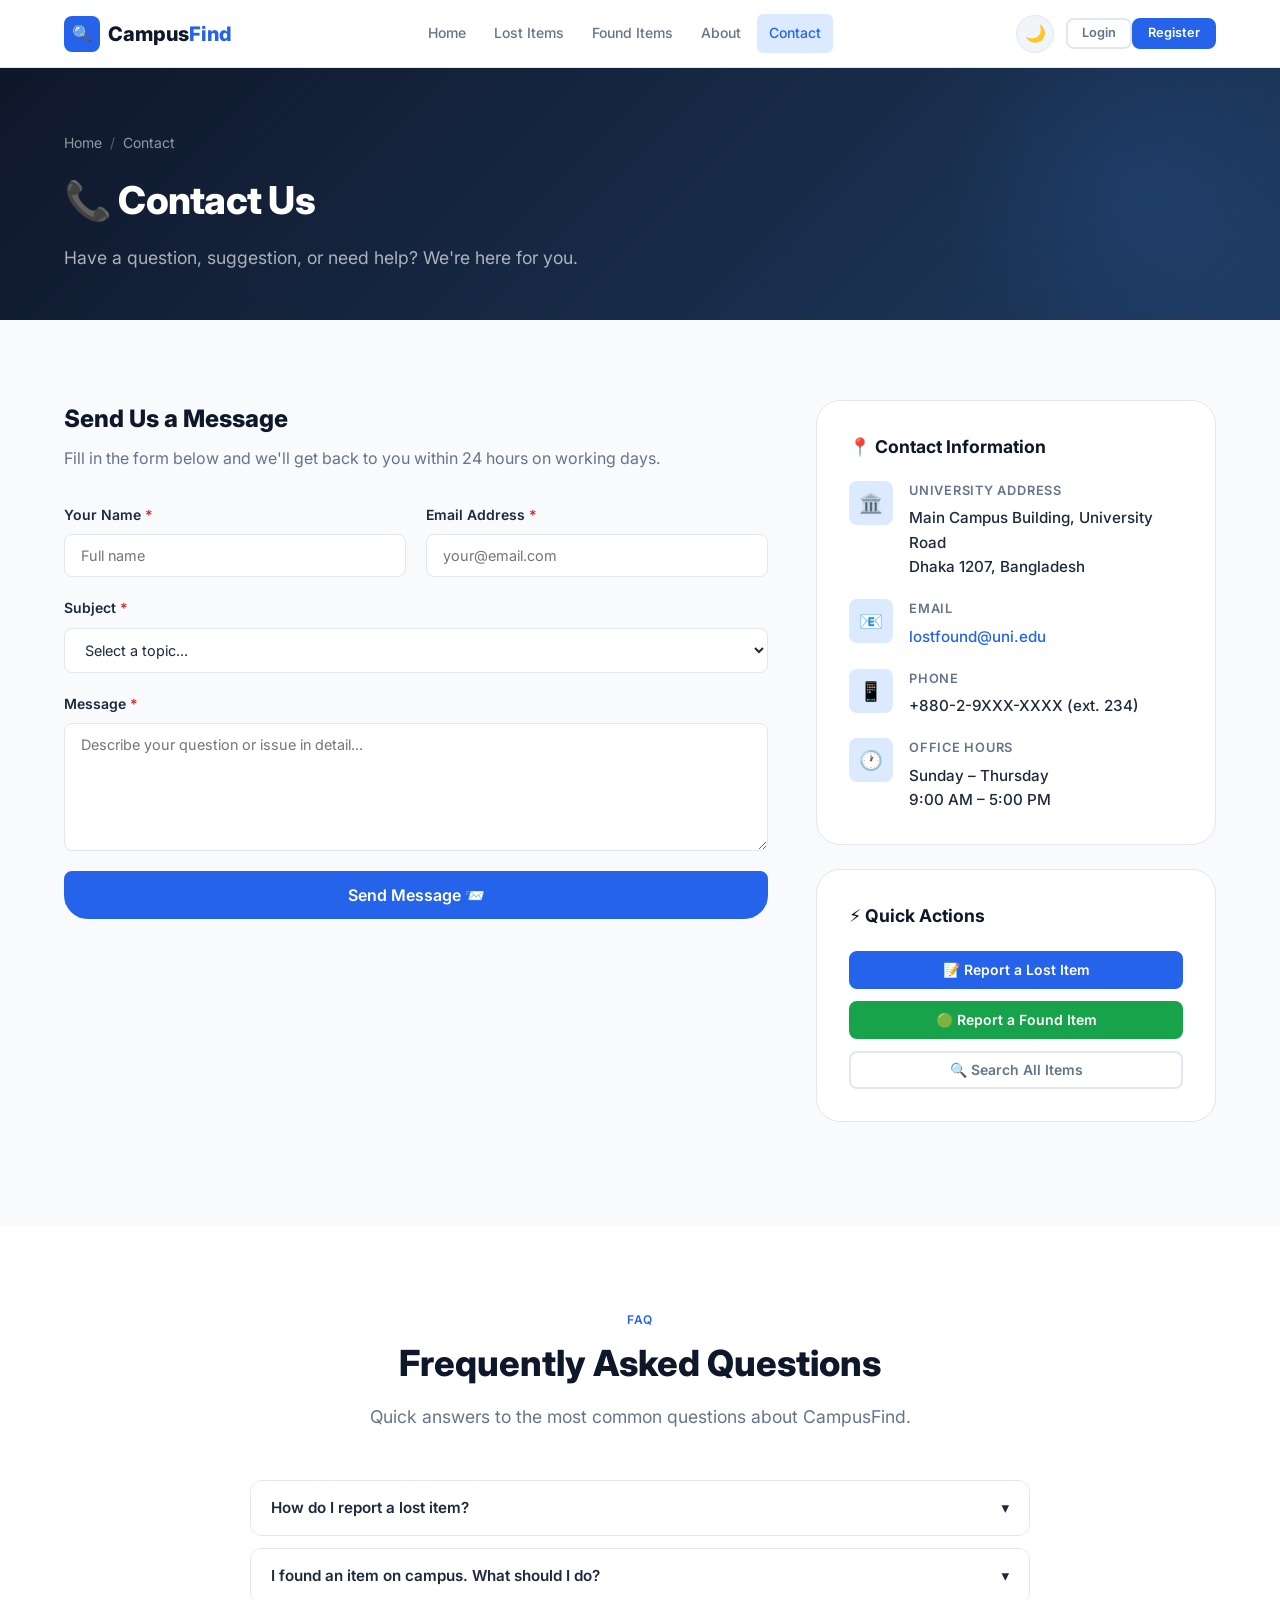
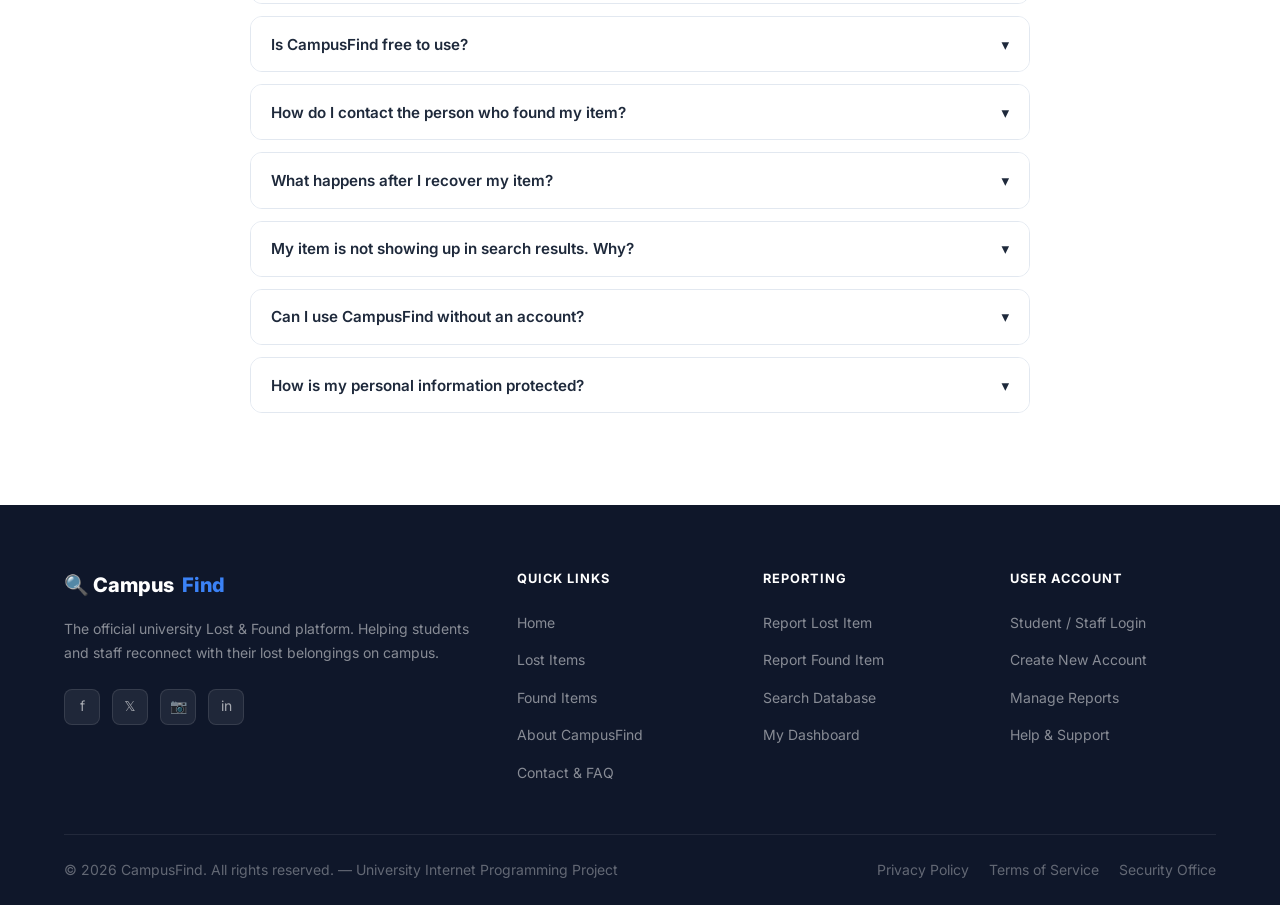
<file: contact.html>
<!DOCTYPE html>
<html lang="en">
<head>
  <meta charset="UTF-8">
  <meta name="viewport" content="width=device-width, initial-scale=1.0">
  <meta name="description" content="Contact CampusFind for support, questions, or feedback about the university Lost & Found platform.">
  <title>Contact — CampusFind</title>
  <link rel="stylesheet" href="css/style.css">
  <link rel="stylesheet" href="css/components.css">
  <link rel="stylesheet" href="css/responsive.css">
  <script>
    (function(){try{const t=localStorage.getItem('campusfind_theme')||'light';if(t==='dark')document.documentElement.setAttribute('data-theme','dark');}catch(e){}})();
  </script>
</head>
<body>

<!-- NAVBAR -->
<nav class="navbar" role="navigation">
  <div class="container navbar-inner">
    <a href="index.html" class="navbar-logo"><div class="logo-icon">🔍</div><div class="logo-text">Campus<span>Find</span></div></a>
    <ul class="navbar-links">
      <li><a href="index.html">Home</a></li>
      <li><a href="lost-items.html">Lost Items</a></li>
      <li><a href="found-items.html">Found Items</a></li>
      <li><a href="about.html">About</a></li>
      <li><a href="contact.html">Contact</a></li>
    </ul>
    <div class="navbar-actions">
      <button class="theme-toggle" id="theme-toggle" aria-label="Switch to dark mode" title="Switch to dark mode">
        <span class="icon-moon" aria-hidden="true">🌙</span>
        <span class="icon-sun" aria-hidden="true">☀️</span>
      </button>
      <div id="nav-guest-btns"><a href="login.html" class="btn btn-ghost btn-sm">Login</a><a href="register.html" class="btn btn-primary btn-sm">Register</a></div>
      <div id="nav-user-info" class="nav-user-info hidden"><a href="dashboard.html" class="nav-avatar">U</a><a href="dashboard.html" class="user-name" style="font-weight:600;color:var(--text);">User</a><button class="btn btn-ghost btn-sm" data-action="logout">Logout</button></div>
    </div>
    <button class="hamburger" id="hamburger" aria-label="Toggle menu"><span></span><span></span><span></span></button>
  </div>
</nav>
<div class="mobile-nav" id="mobile-nav">
  <ul class="mobile-nav-links">
    <li><a href="index.html">🏠 Home</a></li>
    <li><a href="lost-items.html">🔴 Lost Items</a></li>
    <li><a href="found-items.html">🟢 Found Items</a></li>
    <li><a href="about.html">ℹ️ About</a></li>
    <li><a href="contact.html">📞 Contact</a></li>
    <li><a href="dashboard.html">📊 Dashboard</a></li>
  </ul>
  <div class="mobile-nav-actions" id="mobile-guest-btns"><a href="login.html" class="btn btn-ghost">Login</a><a href="register.html" class="btn btn-primary">Register</a></div>
  <div class="mobile-nav-actions hidden" id="mobile-user-info" style="flex-direction:column;gap:.5rem;"><span class="user-name" style="font-weight:600;">User</span><div style="display:flex;gap:.75rem;"><a href="dashboard.html" class="btn btn-primary" style="flex:1;">Dashboard</a><button class="btn btn-ghost" data-action="logout" style="flex:1;">Logout</button></div></div>
</div>
<div class="overlay" id="nav-overlay"></div>

<!-- PAGE HEADER -->
<header class="page-header" style="background:linear-gradient(135deg,#0F172A 0%,#1E3A5F 100%);">
  <div class="container page-header-inner">
    <nav class="breadcrumb"><a href="index.html">Home</a><span class="sep">/</span><span>Contact</span></nav>
    <h1 class="page-title">📞 Contact Us</h1>
    <p class="page-subtitle">Have a question, suggestion, or need help? We're here for you.</p>
  </div>
</header>

<!-- MAIN CONTACT SECTION -->
<section class="section">
  <div class="container">
    <div class="contact-grid">

      <!-- LEFT: Contact Form -->
      <div>
        <div class="form-container" style="box-shadow:none;border:none;background:transparent;">
          <div style="margin-bottom:2rem;">
            <h2 style="font-size:1.5rem;font-weight:800;color:var(--dark);margin-bottom:0.5rem;">Send Us a Message</h2>
            <p style="color:var(--text-muted);">Fill in the form below and we'll get back to you within 24 hours on working days.</p>
          </div>
          <form id="contact-form" novalidate>
            <div class="form-row">
              <div class="form-group">
                <label class="form-label" for="contact-name">Your Name <span style="color:var(--danger);">*</span></label>
                <input type="text" id="contact-name" class="form-input" placeholder="Full name" required>
                <span class="form-error"></span>
              </div>
              <div class="form-group">
                <label class="form-label" for="contact-email">Email Address <span style="color:var(--danger);">*</span></label>
                <input type="email" id="contact-email" class="form-input" placeholder="your@email.com" required>
                <span class="form-error"></span>
              </div>
            </div>
            <div class="form-group">
              <label class="form-label" for="contact-subject">Subject <span style="color:var(--danger);">*</span></label>
              <select id="contact-subject" class="form-select" required>
                <option value="">Select a topic...</option>
                <option value="lost-item">Lost Item Help</option>
                <option value="found-item">Found Item Help</option>
                <option value="account">Account Issue</option>
                <option value="report-problem">Report a Problem</option>
                <option value="suggestion">Suggestion / Feedback</option>
                <option value="other">Other</option>
              </select>
              <span class="form-error"></span>
            </div>
            <div class="form-group">
              <label class="form-label" for="contact-message">Message <span style="color:var(--danger);">*</span></label>
              <textarea id="contact-message" class="form-textarea" rows="6" placeholder="Describe your question or issue in detail..." required></textarea>
              <span class="form-error"></span>
            </div>
            <button type="submit" class="btn btn-primary btn-lg" style="width:100%;">Send Message 📨</button>
          </form>
        </div>
      </div>

      <!-- RIGHT: Contact Info + FAQ -->
      <div>
        <div class="contact-info-card">
          <h3>📍 Contact Information</h3>
          <div class="contact-info-item">
            <div class="contact-info-icon">🏛️</div>
            <div class="contact-info-text">
              <div class="label">University Address</div>
              <div class="value">Main Campus Building, University Road<br>Dhaka 1207, Bangladesh</div>
            </div>
          </div>
          <div class="contact-info-item">
            <div class="contact-info-icon">📧</div>
            <div class="contact-info-text">
              <div class="label">Email</div>
              <div class="value"><a href="mailto:lostfound@uni.edu" style="color:var(--primary);">lostfound@uni.edu</a></div>
            </div>
          </div>
          <div class="contact-info-item">
            <div class="contact-info-icon">📱</div>
            <div class="contact-info-text">
              <div class="label">Phone</div>
              <div class="value">+880-2-9XXX-XXXX (ext. 234)</div>
            </div>
          </div>
          <div class="contact-info-item">
            <div class="contact-info-icon">🕐</div>
            <div class="contact-info-text">
              <div class="label">Office Hours</div>
              <div class="value">Sunday – Thursday<br>9:00 AM – 5:00 PM</div>
            </div>
          </div>
        </div>

        <!-- Quick Links -->
        <div class="contact-info-card">
          <h3>⚡ Quick Actions</h3>
          <div style="display:flex;flex-direction:column;gap:0.75rem;">
            <a href="report-lost.html" class="btn btn-primary" style="width:100%;">📝 Report a Lost Item</a>
            <a href="report-found.html" class="btn btn-success" style="width:100%;">🟢 Report a Found Item</a>
            <a href="search.html" class="btn btn-ghost" style="width:100%;">🔍 Search All Items</a>
          </div>
        </div>
      </div>
    </div>
  </div>
</section>

<!-- FAQ SECTION -->
<section class="section bg-white" aria-label="Frequently asked questions">
  <div class="container">
    <div class="section-header">
      <span class="section-label">FAQ</span>
      <h2 class="section-title">Frequently Asked Questions</h2>
      <p class="section-desc">Quick answers to the most common questions about CampusFind.</p>
    </div>
    <div style="max-width:780px;margin:0 auto;">

      <div class="faq-item">
        <button class="faq-question" type="button">
          How do I report a lost item?
          <span class="faq-chevron">▾</span>
        </button>
        <div class="faq-answer">
          <div class="faq-answer-inner">Click on "Report Lost Item" in the navigation menu or on the homepage. Fill in the form with as much detail as possible — including item name, category, location, date lost, and a description. Submit the form and your report will be visible to all users immediately.</div>
        </div>
      </div>

      <div class="faq-item">
        <button class="faq-question" type="button">
          I found an item on campus. What should I do?
          <span class="faq-chevron">▾</span>
        </button>
        <div class="faq-answer">
          <div class="faq-answer-inner">Great job being a good Samaritan! Go to "Report Found Item", fill in the details about where and when you found it, upload a photo if possible, and submit. The item will appear in the Found Items listing so the owner can contact you. You can also hand it in to your campus security office or administration building.</div>
        </div>
      </div>

      <div class="faq-item">
        <button class="faq-question" type="button">
          Is CampusFind free to use?
          <span class="faq-chevron">▾</span>
        </button>
        <div class="faq-answer">
          <div class="faq-answer-inner">Yes, CampusFind is completely free for all university students, teaching staff, and administrative staff. There are no fees, subscriptions, or premium plans. The platform is a university service.</div>
        </div>
      </div>

      <div class="faq-item">
        <button class="faq-question" type="button">
          How do I contact the person who found my item?
          <span class="faq-chevron">▾</span>
        </button>
        <div class="faq-answer">
          <div class="faq-answer-inner">Open the item listing and click "View Details". On the detail page, click "Contact Reporter" to see the contact information of the person who submitted the found item report. Please be respectful and verify your ownership of the item before claiming it.</div>
        </div>
      </div>

      <div class="faq-item">
        <button class="faq-question" type="button">
          What happens after I recover my item?
          <span class="faq-chevron">▾</span>
        </button>
        <div class="faq-answer">
          <div class="faq-answer-inner">Once you've recovered your item, please log into your dashboard and delete or mark your report as resolved. This helps keep the listings clean and lets others know the item has been returned. Thank you for keeping CampusFind up to date!</div>
        </div>
      </div>

      <div class="faq-item">
        <button class="faq-question" type="button">
          My item is not showing up in search results. Why?
          <span class="faq-chevron">▾</span>
        </button>
        <div class="faq-answer">
          <div class="faq-answer-inner">Try broadening your search terms or clearing your filters. Search by a single keyword like "wallet" or "phone" rather than a long phrase. Also check both the Lost Items and Found Items sections. If you still can't find it, submit a lost item report so others can notify you if they find it.</div>
        </div>
      </div>

      <div class="faq-item">
        <button class="faq-question" type="button">
          Can I use CampusFind without an account?
          <span class="faq-chevron">▾</span>
        </button>
        <div class="faq-answer">
          <div class="faq-answer-inner">You can browse lost and found items without an account. However, to submit a report, contact a reporter, or use the dashboard, you need to create a free account with your university email and student ID.</div>
        </div>
      </div>

      <div class="faq-item">
        <button class="faq-question" type="button">
          How is my personal information protected?
          <span class="faq-chevron">▾</span>
        </button>
        <div class="faq-answer">
          <div class="faq-answer-inner">CampusFind is a frontend prototype that currently stores data locally in your browser. Your contact information is only visible to people who view the item details page. In the full production version, all data will be encrypted, stored securely, and never sold or shared with third parties.</div>
        </div>
      </div>

    </div>
  </div>
</section>

<!-- FOOTER -->
<footer class="footer" role="contentinfo">
  <div class="container">
    <div class="footer-grid">
      <div class="footer-brand">
        <div class="logo">🔍 Campus<span>Find</span></div>
        <p>The official university Lost & Found platform. Helping students and staff reconnect with their lost belongings on campus.</p>
        <div class="social-links">
          <a href="#" class="social-link" aria-label="Facebook">f</a>
          <a href="#" class="social-link" aria-label="Twitter">𝕏</a>
          <a href="#" class="social-link" aria-label="Instagram">📷</a>
          <a href="#" class="social-link" aria-label="LinkedIn">in</a>
        </div>
      </div>
      <div class="footer-col">
        <h4>Quick Links</h4>
        <ul>
          <li><a href="index.html">Home</a></li>
          <li><a href="lost-items.html">Lost Items</a></li>
          <li><a href="found-items.html">Found Items</a></li>
          <li><a href="about.html">About CampusFind</a></li>
          <li><a href="contact.html">Contact & FAQ</a></li>
        </ul>
      </div>
      <div class="footer-col">
        <h4>Reporting</h4>
        <ul>
          <li><a href="report-lost.html">Report Lost Item</a></li>
          <li><a href="report-found.html">Report Found Item</a></li>
          <li><a href="search.html">Search Database</a></li>
          <li><a href="dashboard.html">My Dashboard</a></li>
        </ul>
      </div>
      <div class="footer-col">
        <h4>User Account</h4>
        <ul>
          <li><a href="login.html">Student / Staff Login</a></li>
          <li><a href="register.html">Create New Account</a></li>
          <li><a href="dashboard.html">Manage Reports</a></li>
          <li><a href="contact.html">Help & Support</a></li>
        </ul>
      </div>
    </div>
    <div class="footer-bottom">
      <p>© 2026 CampusFind. All rights reserved. — University Internet Programming Project</p>
      <div class="footer-bottom-links">
        <a href="about.html">Privacy Policy</a>
        <a href="about.html">Terms of Service</a>
        <a href="contact.html">Security Office</a>
      </div>
    </div>
  </div>
</footer>

<script src="js/data.js"></script>
<script src="js/app.js"></script>
<script src="js/forms.js"></script>
</body>
</html>
</file>
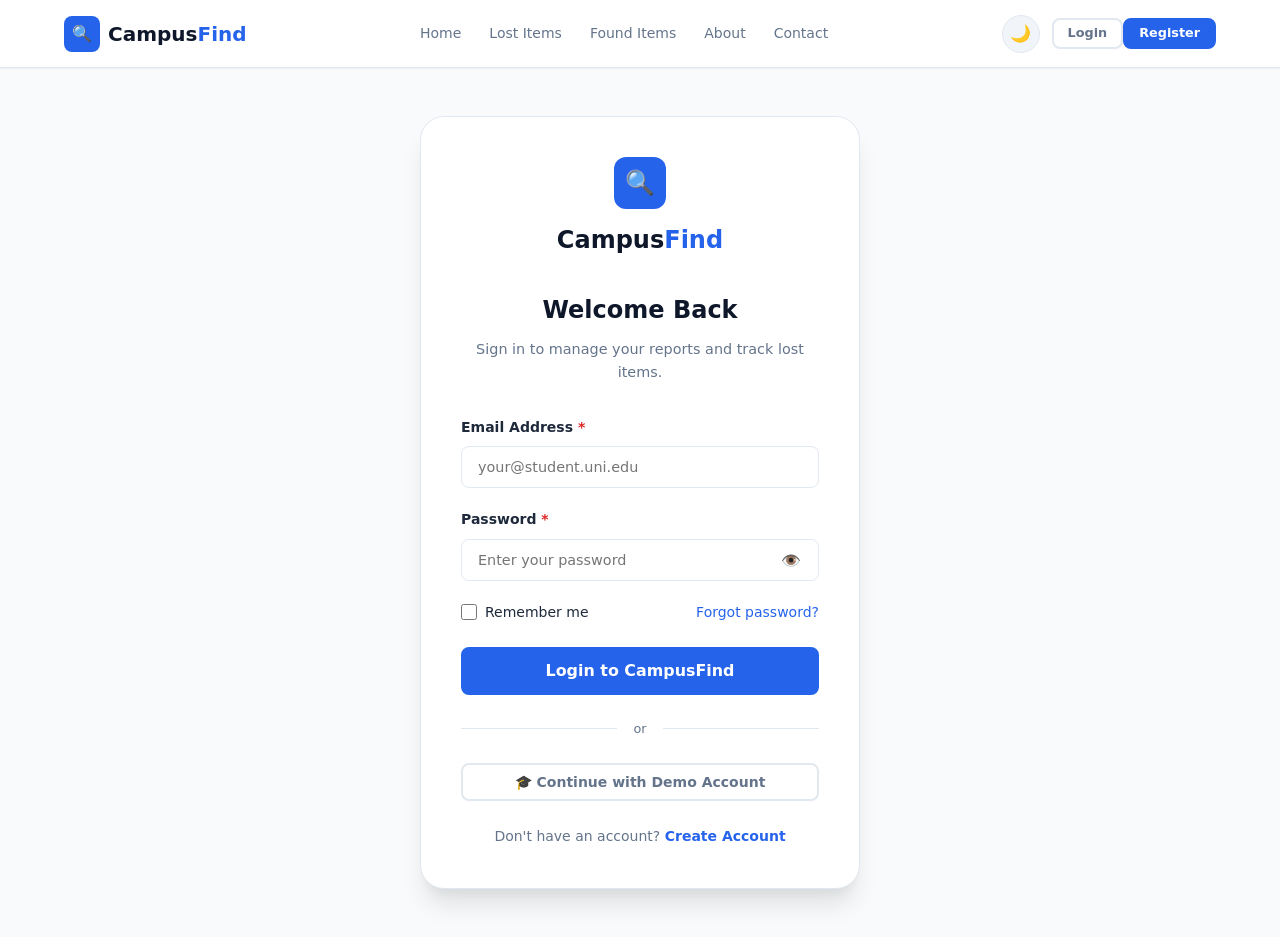
<file: dashboard.html>
<!DOCTYPE html>
<html lang="en">

<head>
    <meta charset="UTF-8">
    <meta name="viewport" content="width=device-width, initial-scale=1.0">
    <meta name="description" content="Your CampusFind dashboard. Manage your lost and found item reports.">
    <title>Dashboard — CampusFind</title>
    <link rel="stylesheet" href="css/style.css">
    <link rel="stylesheet" href="css/components.css">
    <link rel="stylesheet" href="css/responsive.css">
    <script>
        (function(){try{const t=localStorage.getItem('campusfind_theme')||'light';if(t==='dark')document.documentElement.setAttribute('data-theme','dark');}catch(e){}})();
    </script>
</head>

<body>
    <nav class="navbar" role="navigation">
        <div class="container navbar-inner">
            <a href="index.html" class="navbar-logo">
                <div class="logo-icon">🔍</div>
                <div class="logo-text">Campus<span>Find</span></div>
            </a>
            <ul class="navbar-links">
                <li><a href="index.html">Home</a></li>
                <li><a href="lost-items.html">Lost Items</a></li>
                <li><a href="found-items.html">Found Items</a></li>
                <li><a href="about.html">About</a></li>
                <li><a href="contact.html">Contact</a></li>
            </ul>
            <div class="navbar-actions">
                <button class="theme-toggle" id="theme-toggle" aria-label="Switch to dark mode" title="Switch to dark mode">
                    <span class="icon-moon" aria-hidden="true">🌙</span>
                    <span class="icon-sun" aria-hidden="true">☀️</span>
                </button>
                <div id="nav-guest-btns"><a href="login.html" class="btn btn-ghost btn-sm">Login</a><a
                        href="register.html" class="btn btn-primary btn-sm">Register</a></div>
                <div id="nav-user-info" class="nav-user-info hidden"><a href="dashboard.html" class="nav-avatar">U</a><a
                        href="dashboard.html" class="user-name"
                        style="font-weight:600;color:var(--text);">User</a><button class="btn btn-ghost btn-sm"
                        data-action="logout">Logout</button></div>
            </div>
            <button class="hamburger" id="hamburger"
                aria-label="Toggle menu"><span></span><span></span><span></span></button>
        </div>
    </nav>
    <div class="mobile-nav" id="mobile-nav">
        <ul class="mobile-nav-links">
            <li><a href="index.html">🏠 Home</a></li>
            <li><a href="lost-items.html">🔴 Lost Items</a></li>
            <li><a href="found-items.html">🟢 Found Items</a></li>
            <li><a href="about.html">ℹ️ About</a></li>
            <li><a href="contact.html">📞 Contact</a></li>
            <li><a href="dashboard.html">📊 Dashboard</a></li>
        </ul>
        <div class="mobile-nav-actions" id="mobile-guest-btns"><a href="login.html" class="btn btn-ghost">Login</a><a
                href="register.html" class="btn btn-primary">Register</a></div>
        <div class="mobile-nav-actions hidden" id="mobile-user-info" style="flex-direction:column;gap:.5rem;"><span
                class="user-name" style="font-weight:600;">User</span>
            <div style="display:flex;gap:.75rem;"><a href="dashboard.html" class="btn btn-primary"
                    style="flex:1;">Dashboard</a><button class="btn btn-ghost" data-action="logout"
                    style="flex:1;">Logout</button></div>
        </div>
    </div>
    <div class="overlay" id="nav-overlay"></div>

    <header class="page-header">
        <div class="container page-header-inner">
            <nav class="breadcrumb"><a href="index.html">Home</a><span class="sep">/</span><span>Dashboard</span></nav>
            <h1 class="page-title">📊 My Dashboard</h1>
            <p class="page-subtitle">Manage your lost and found item reports.</p>
        </div>
    </header>

    <main>
        <div class="container">
            <div class="dashboard-layout">
                <!-- SIDEBAR -->
                <aside class="dashboard-sidebar">
                    <div class="dashboard-profile">
                        <div class="dashboard-avatar" id="dash-avatar">U</div>
                        <div class="dashboard-name" id="dash-user-name">Loading...</div>
                        <div class="dashboard-email" id="dash-user-email">loading@student.uni.edu</div>
                        <div class="dashboard-id-badge" id="dash-user-id">STD-00000</div>
                    </div>
                    <nav class="dashboard-nav" aria-label="Dashboard navigation">
                        <div class="dashboard-nav-item active" id="tab-my-lost" data-tab="tab-my-lost">
                            🔴 My Lost Items
                            <span class="nav-count" id="nav-count-lost">0</span>
                        </div>
                        <div class="dashboard-nav-item" id="tab-my-found" data-tab="tab-my-found">
                            🟢 My Found Items
                            <span class="nav-count" id="nav-count-found">0</span>
                        </div>
                        <div class="dashboard-nav-item" id="tab-resolved" data-tab="tab-resolved">
                            ✅ Resolved
                        </div>
                        <div class="dashboard-nav-item"
                            style="margin-top:1rem;border-top:1px solid var(--border);padding-top:1rem;"
                            onclick="window.location.href='report-lost.html'">
                            📝 Report Lost Item
                        </div>
                        <div class="dashboard-nav-item" onclick="window.location.href='report-found.html'">
                            🟢 Report Found Item
                        </div>
                        <div class="dashboard-nav-item" data-action="logout" style="color:var(--danger);">
                            🚪 Logout
                        </div>
                    </nav>
                </aside>

                <!-- MAIN CONTENT -->
                <div class="dashboard-content">
                    <!-- Stats -->
                    <div class="dashboard-stats">
                        <div class="dashboard-stat stat-primary">
                            <div class="dashboard-stat-number" id="stat-total">0</div>
                            <div class="dashboard-stat-label">Total Reports</div>
                        </div>
                        <div class="dashboard-stat stat-danger">
                            <div class="dashboard-stat-number" id="stat-lost">0</div>
                            <div class="dashboard-stat-label">Lost Reports</div>
                        </div>
                        <div class="dashboard-stat stat-success">
                            <div class="dashboard-stat-number" id="stat-found">0</div>
                            <div class="dashboard-stat-label">Found Reports</div>
                        </div>
                        <div class="dashboard-stat stat-warning">
                            <div class="dashboard-stat-number" id="stat-resolved">0</div>
                            <div class="dashboard-stat-label">Resolved</div>
                        </div>
                    </div>

                    <!-- My Lost Panel -->
                    <div class="dashboard-panel" id="panel-my-lost">
                        <div class="dashboard-panel-header">
                            <h3>🔴 My Lost Item Reports</h3>
                            <a href="report-lost.html" class="btn btn-primary btn-sm">+ Report New</a>
                        </div>
                        <div class="dashboard-panel-body">
                            <!-- Populated by dashboard.js -->
                        </div>
                    </div>

                    <!-- My Found Panel (hidden initially) -->
                    <div class="dashboard-panel hidden" id="panel-my-found">
                        <div class="dashboard-panel-header">
                            <h3>🟢 My Found Item Reports</h3>
                            <a href="report-found.html" class="btn btn-success btn-sm">+ Report Found</a>
                        </div>
                        <div class="dashboard-panel-body"></div>
                    </div>

                    <!-- Resolved Panel (hidden initially) -->
                    <div class="dashboard-panel hidden" id="panel-resolved">
                        <div class="dashboard-panel-header">
                            <h3>✅ Resolved Items</h3>
                        </div>
                        <div class="dashboard-panel-body"></div>
                    </div>

                    <!-- Quick Actions -->
                    <div class="dashboard-panel">
                        <div class="dashboard-panel-header">
                            <h3>⚡ Quick Actions</h3>
                        </div>
                        <div class="dashboard-panel-body">
                            <div style="display:grid;grid-template-columns:repeat(2,1fr);gap:1rem;">
                                <a href="report-lost.html" class="btn btn-primary">📝 Report Lost Item</a>
                                <a href="report-found.html" class="btn btn-success">🟢 Report Found Item</a>
                                <a href="lost-items.html" class="btn btn-ghost">🔴 Browse Lost Items</a>
                                <a href="found-items.html" class="btn btn-ghost">🟢 Browse Found Items</a>
                            </div>
                        </div>
                    </div>
                </div>
            </div>
        </div>
    </main>

    <footer class="footer" role="contentinfo">
        <div class="container">
            <div class="footer-grid">
                <div class="footer-brand">
                    <div class="logo">🔍 Campus<span>Find</span></div>
                    <p>The official university Lost & Found platform. Helping students and staff reconnect with their lost belongings on campus.</p>
                    <div class="social-links">
                        <a href="#" class="social-link" aria-label="Facebook">f</a>
                        <a href="#" class="social-link" aria-label="Twitter">𝕏</a>
                        <a href="#" class="social-link" aria-label="Instagram">📷</a>
                        <a href="#" class="social-link" aria-label="LinkedIn">in</a>
                    </div>
                </div>
                <div class="footer-col">
                    <h4>Quick Links</h4>
                    <ul>
                        <li><a href="index.html">Home</a></li>
                        <li><a href="lost-items.html">Lost Items</a></li>
                        <li><a href="found-items.html">Found Items</a></li>
                        <li><a href="about.html">About CampusFind</a></li>
                        <li><a href="contact.html">Contact & FAQ</a></li>
                    </ul>
                </div>
                <div class="footer-col">
                    <h4>Reporting</h4>
                    <ul>
                        <li><a href="report-lost.html">Report Lost Item</a></li>
                        <li><a href="report-found.html">Report Found Item</a></li>
                        <li><a href="search.html">Search Database</a></li>
                        <li><a href="dashboard.html">My Dashboard</a></li>
                    </ul>
                </div>
                <div class="footer-col">
                    <h4>User Account</h4>
                    <ul>
                        <li><a href="login.html">Student / Staff Login</a></li>
                        <li><a href="register.html">Create New Account</a></li>
                        <li><a href="dashboard.html">Manage Reports</a></li>
                        <li><a href="contact.html">Help & Support</a></li>
                    </ul>
                </div>
            </div>
            <div class="footer-bottom">
                <p>© 2026 CampusFind. All rights reserved. — University Internet Programming Project</p>
                <div class="footer-bottom-links">
                    <a href="about.html">Privacy Policy</a>
                    <a href="about.html">Terms of Service</a>
                    <a href="contact.html">Security Office</a>
                </div>
            </div>
        </div>
    </footer>
    <script src="js/data.js"></script>
    <script src="js/app.js"></script>
    <script src="js/dashboard.js"></script>
</body>

</html>
</file>
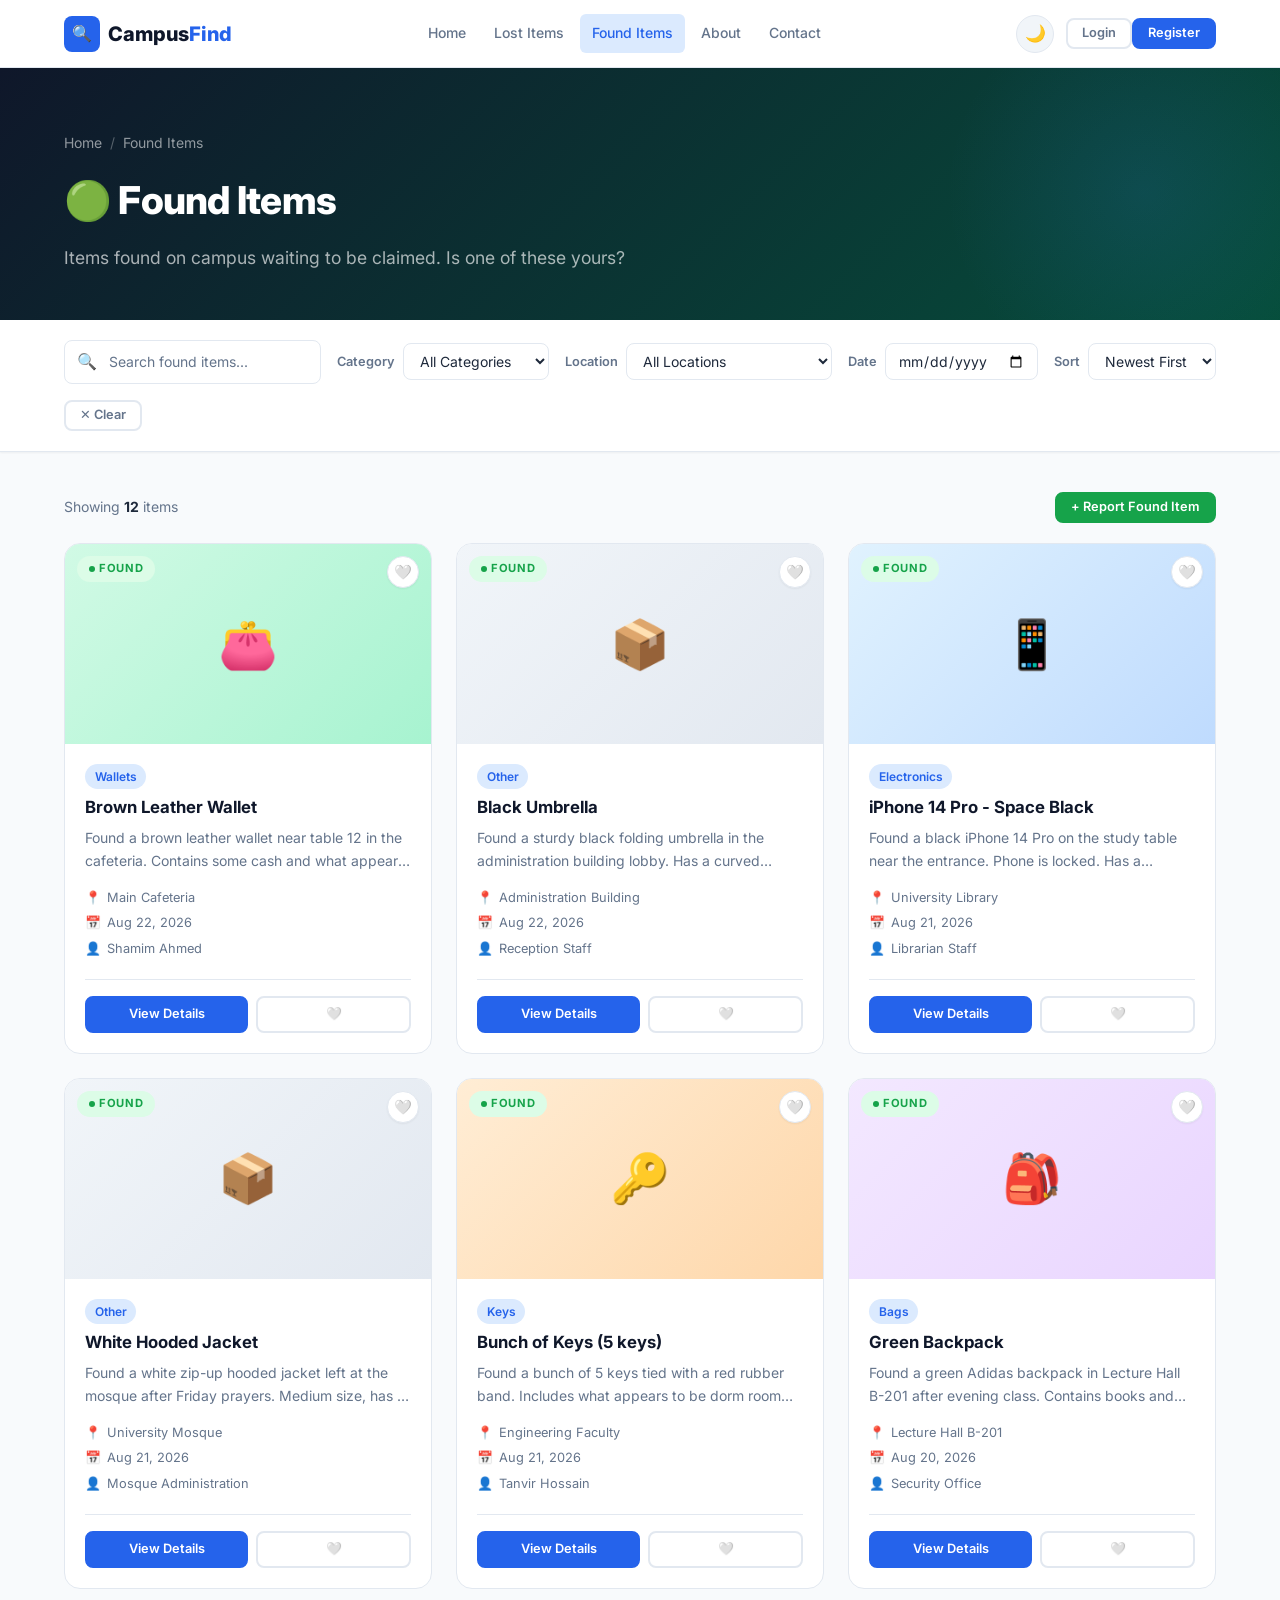
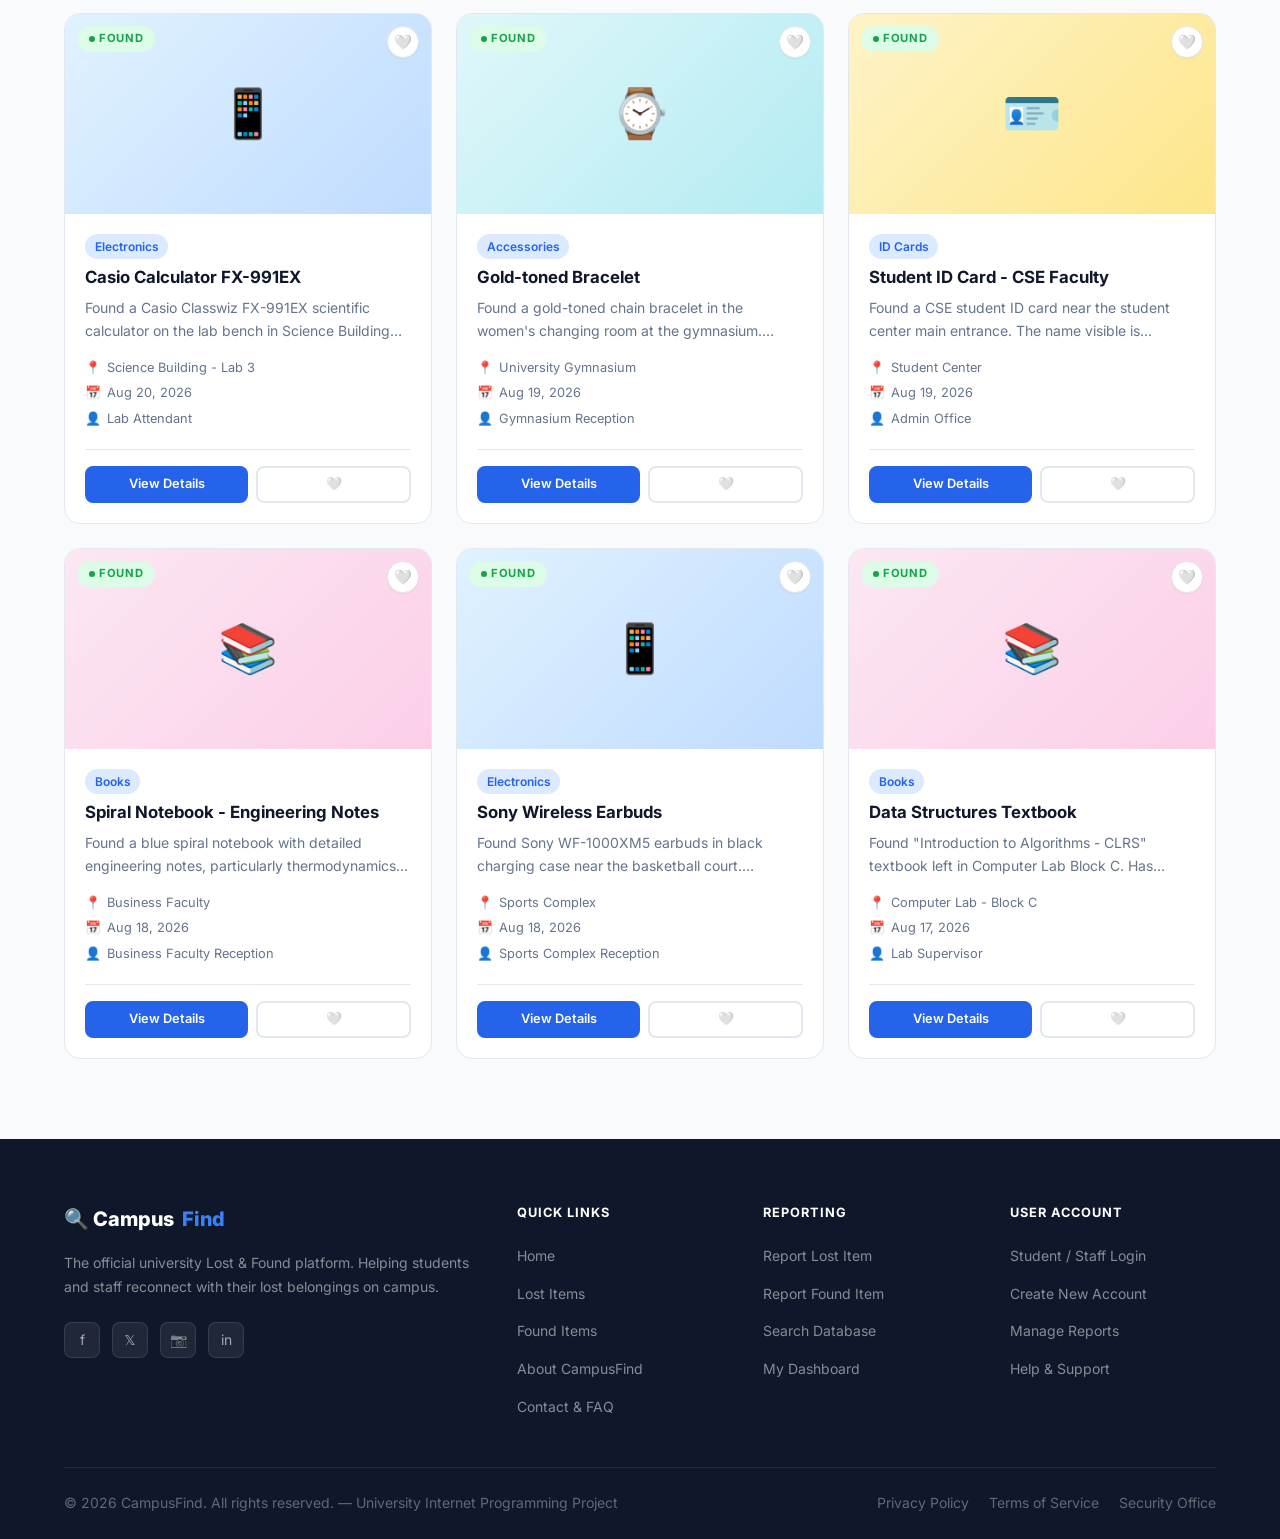
<file: found-items.html>
<!DOCTYPE html>
<html lang="en">

<head>
    <meta charset="UTF-8">
    <meta name="viewport" content="width=device-width, initial-scale=1.0">
    <meta name="description" content="Browse items found on campus. Claim your lost belongings today.">
    <title>Found Items — CampusFind</title>
    <link rel="stylesheet" href="css/style.css">
    <link rel="stylesheet" href="css/components.css">
    <link rel="stylesheet" href="css/responsive.css">
    <script>
        (function(){try{const t=localStorage.getItem('campusfind_theme')||'light';if(t==='dark')document.documentElement.setAttribute('data-theme','dark');}catch(e){}})();
    </script>
</head>

<body>
    <nav class="navbar" role="navigation">
        <div class="container navbar-inner">
            <a href="index.html" class="navbar-logo">
                <div class="logo-icon">🔍</div>
                <div class="logo-text">Campus<span>Find</span></div>
            </a>
            <ul class="navbar-links">
                <li><a href="index.html">Home</a></li>
                <li><a href="lost-items.html">Lost Items</a></li>
                <li><a href="found-items.html">Found Items</a></li>
                <li><a href="about.html">About</a></li>
                <li><a href="contact.html">Contact</a></li>
            </ul>
            <div class="navbar-actions">
                <button class="theme-toggle" id="theme-toggle" aria-label="Switch to dark mode" title="Switch to dark mode">
                    <span class="icon-moon" aria-hidden="true">🌙</span>
                    <span class="icon-sun" aria-hidden="true">☀️</span>
                </button>
                <div id="nav-guest-btns"><a href="login.html" class="btn btn-ghost btn-sm">Login</a><a
                        href="register.html" class="btn btn-primary btn-sm">Register</a></div>
                <div id="nav-user-info" class="nav-user-info hidden"><a href="dashboard.html" class="nav-avatar">U</a><a
                        href="dashboard.html" class="user-name"
                        style="font-weight:600;color:var(--text);">User</a><button class="btn btn-ghost btn-sm"
                        data-action="logout">Logout</button></div>
            </div>
            <button class="hamburger" id="hamburger"
                aria-label="Toggle menu"><span></span><span></span><span></span></button>
        </div>
    </nav>
    <div class="mobile-nav" id="mobile-nav">
        <ul class="mobile-nav-links">
            <li><a href="index.html">🏠 Home</a></li>
            <li><a href="lost-items.html">🔴 Lost Items</a></li>
            <li><a href="found-items.html">🟢 Found Items</a></li>
            <li><a href="about.html">ℹ️ About</a></li>
            <li><a href="contact.html">📞 Contact</a></li>
            <li><a href="dashboard.html">📊 Dashboard</a></li>
        </ul>
        <div class="mobile-nav-actions" id="mobile-guest-btns"><a href="login.html" class="btn btn-ghost">Login</a><a
                href="register.html" class="btn btn-primary">Register</a></div>
        <div class="mobile-nav-actions hidden" id="mobile-user-info" style="flex-direction:column;gap:.5rem;"><span
                class="user-name" style="font-weight:600;">User</span>
            <div style="display:flex;gap:.75rem;"><a href="dashboard.html" class="btn btn-primary"
                    style="flex:1;">Dashboard</a><button class="btn btn-ghost" data-action="logout"
                    style="flex:1;">Logout</button></div>
        </div>
    </div>
    <div class="overlay" id="nav-overlay"></div>

    <header class="page-header" style="background: linear-gradient(135deg, #0F172A 0%, #064E3B 100%);">
        <div class="container page-header-inner">
            <nav class="breadcrumb"><a href="index.html">Home</a><span class="sep">/</span><span>Found Items</span>
            </nav>
            <h1 class="page-title">🟢 Found Items</h1>
            <p class="page-subtitle">Items found on campus waiting to be claimed. Is one of these yours?</p>
        </div>
    </header>

    <div class="filters-bar" role="search">
        <div class="container">
            <div class="filters-inner">
                <div class="filters-search">
                    <span class="search-icon">🔍</span>
                    <input type="search" id="filter-search" placeholder="Search found items..." aria-label="Search">
                </div>
                <div class="filter-group">
                    <label for="filter-category">Category</label>
                    <select id="filter-category" class="filter-select">
                        <option value="">All Categories</option>
                    </select>
                </div>
                <div class="filter-group">
                    <label for="filter-location">Location</label>
                    <select id="filter-location" class="filter-select">
                        <option value="">All Locations</option>
                    </select>
                </div>
                <div class="filter-group">
                    <label for="filter-date">Date</label>
                    <input type="date" id="filter-date" class="filter-select">
                </div>
                <div class="filter-group">
                    <label for="filter-sort">Sort</label>
                    <select id="filter-sort" class="filter-select">
                        <option value="newest">Newest First</option>
                        <option value="oldest">Oldest First</option>
                        <option value="name-az">Name A-Z</option>
                        <option value="name-za">Name Z-A</option>
                    </select>
                </div>
                <button id="btn-clear-filters" class="btn btn-ghost btn-sm">✕ Clear</button>
            </div>
        </div>
    </div>

    <main class="section" style="padding-top:1rem;">
        <div class="container">
            <div class="results-header">
                <p class="results-count" id="results-count"><strong>12</strong> items found</p>
                <a href="report-found.html" class="btn btn-success btn-sm">+ Report Found Item</a>
            </div>
            <div class="items-grid" id="items-grid"></div>
        </div>
    </main>

    <footer class="footer" role="contentinfo">
        <div class="container">
            <div class="footer-grid">
                <div class="footer-brand">
                    <div class="logo">🔍 Campus<span>Find</span></div>
                    <p>The official university Lost & Found platform. Helping students and staff reconnect with their lost belongings on campus.</p>
                    <div class="social-links">
                        <a href="#" class="social-link" aria-label="Facebook">f</a>
                        <a href="#" class="social-link" aria-label="Twitter">𝕏</a>
                        <a href="#" class="social-link" aria-label="Instagram">📷</a>
                        <a href="#" class="social-link" aria-label="LinkedIn">in</a>
                    </div>
                </div>
                <div class="footer-col">
                    <h4>Quick Links</h4>
                    <ul>
                        <li><a href="index.html">Home</a></li>
                        <li><a href="lost-items.html">Lost Items</a></li>
                        <li><a href="found-items.html">Found Items</a></li>
                        <li><a href="about.html">About CampusFind</a></li>
                        <li><a href="contact.html">Contact & FAQ</a></li>
                    </ul>
                </div>
                <div class="footer-col">
                    <h4>Reporting</h4>
                    <ul>
                        <li><a href="report-lost.html">Report Lost Item</a></li>
                        <li><a href="report-found.html">Report Found Item</a></li>
                        <li><a href="search.html">Search Database</a></li>
                        <li><a href="dashboard.html">My Dashboard</a></li>
                    </ul>
                </div>
                <div class="footer-col">
                    <h4>User Account</h4>
                    <ul>
                        <li><a href="login.html">Student / Staff Login</a></li>
                        <li><a href="register.html">Create New Account</a></li>
                        <li><a href="dashboard.html">Manage Reports</a></li>
                        <li><a href="contact.html">Help & Support</a></li>
                    </ul>
                </div>
            </div>
            <div class="footer-bottom">
                <p>© 2026 CampusFind. All rights reserved. — University Internet Programming Project</p>
                <div class="footer-bottom-links">
                    <a href="about.html">Privacy Policy</a>
                    <a href="about.html">Terms of Service</a>
                    <a href="contact.html">Security Office</a>
                </div>
            </div>
        </div>
    </footer>

    <script src="js/data.js"></script>
    <script src="js/app.js"></script>
    <script src="js/search.js"></script>
    <script>document.addEventListener('DOMContentLoaded', () => initListingPage('found'));</script>
</body>

</html>
</file>
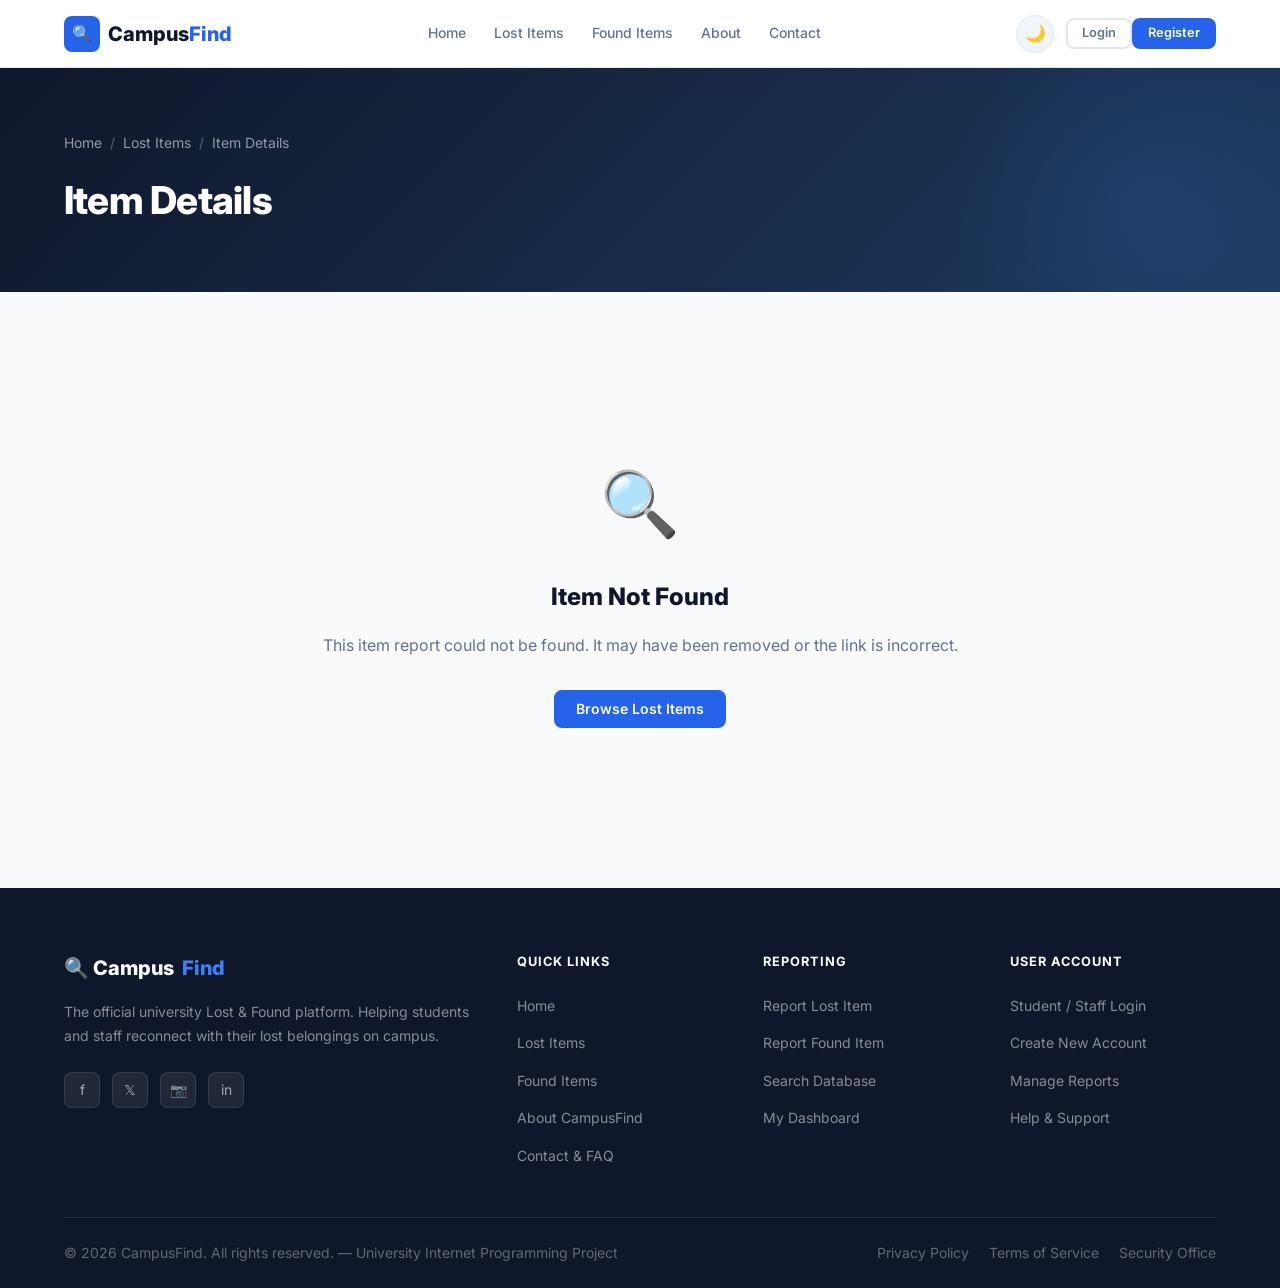
<file: item-details.html>
<!DOCTYPE html>
<html lang="en">

<head>
    <meta charset="UTF-8">
    <meta name="viewport" content="width=device-width, initial-scale=1.0">
    <meta name="description" content="View full details of this lost or found item report on CampusFind.">
    <title>Item Details — CampusFind</title>
    <link rel="stylesheet" href="css/style.css">
    <link rel="stylesheet" href="css/components.css">
    <link rel="stylesheet" href="css/responsive.css">
    <script>
        (function(){try{const t=localStorage.getItem('campusfind_theme')||'light';if(t==='dark')document.documentElement.setAttribute('data-theme','dark');}catch(e){}})();
    </script>
</head>

<body>
    <nav class="navbar" role="navigation">
        <div class="container navbar-inner">
            <a href="index.html" class="navbar-logo">
                <div class="logo-icon">🔍</div>
                <div class="logo-text">Campus<span>Find</span></div>
            </a>
            <ul class="navbar-links">
                <li><a href="index.html">Home</a></li>
                <li><a href="lost-items.html">Lost Items</a></li>
                <li><a href="found-items.html">Found Items</a></li>
                <li><a href="about.html">About</a></li>
                <li><a href="contact.html">Contact</a></li>
            </ul>
            <div class="navbar-actions">
                <button class="theme-toggle" id="theme-toggle" aria-label="Switch to dark mode" title="Switch to dark mode">
                    <span class="icon-moon" aria-hidden="true">🌙</span>
                    <span class="icon-sun" aria-hidden="true">☀️</span>
                </button>
                <div id="nav-guest-btns"><a href="login.html" class="btn btn-ghost btn-sm">Login</a><a
                        href="register.html" class="btn btn-primary btn-sm">Register</a></div>
                <div id="nav-user-info" class="nav-user-info hidden"><a href="dashboard.html" class="nav-avatar">U</a><a
                        href="dashboard.html" class="user-name"
                        style="font-weight:600;color:var(--text);">User</a><button class="btn btn-ghost btn-sm"
                        data-action="logout">Logout</button></div>
            </div>
            <button class="hamburger" id="hamburger"
                aria-label="Toggle menu"><span></span><span></span><span></span></button>
        </div>
    </nav>
    <div class="mobile-nav" id="mobile-nav">
        <ul class="mobile-nav-links">
            <li><a href="index.html">🏠 Home</a></li>
            <li><a href="lost-items.html">🔴 Lost Items</a></li>
            <li><a href="found-items.html">🟢 Found Items</a></li>
            <li><a href="about.html">ℹ️ About</a></li>
            <li><a href="contact.html">📞 Contact</a></li>
            <li><a href="dashboard.html">📊 Dashboard</a></li>
        </ul>
        <div class="mobile-nav-actions" id="mobile-guest-btns"><a href="login.html" class="btn btn-ghost">Login</a><a
                href="register.html" class="btn btn-primary">Register</a></div>
        <div class="mobile-nav-actions hidden" id="mobile-user-info" style="flex-direction:column;gap:.5rem;"><span
                class="user-name" style="font-weight:600;">User</span>
            <div style="display:flex;gap:.75rem;"><a href="dashboard.html" class="btn btn-primary"
                    style="flex:1;">Dashboard</a><button class="btn btn-ghost" data-action="logout"
                    style="flex:1;">Logout</button></div>
        </div>
    </div>
    <div class="overlay" id="nav-overlay"></div>

    <header class="page-header" id="detail-header">
        <div class="container page-header-inner">
            <nav class="breadcrumb" id="detail-breadcrumb">
                <a href="index.html">Home</a><span class="sep">/</span>
                <a href="lost-items.html" id="bc-listing">Lost Items</a><span class="sep">/</span>
                <span id="bc-item">Item Details</span>
            </nav>
            <h1 class="page-title" id="detail-page-title">Item Details</h1>
        </div>
    </header>

    <main class="section">
        <div class="container">
            <div id="detail-not-found" class="hidden" style="text-align:center;padding:5rem 1.5rem;">
                <div style="font-size:4rem;margin-bottom:1.5rem;">🔍</div>
                <h2 style="font-size:1.5rem;font-weight:800;color:var(--dark);margin-bottom:1rem;">Item Not Found</h2>
                <p style="color:var(--text-muted);margin-bottom:2rem;">This item report could not be found. It may have
                    been removed or the link is incorrect.</p>
                <a href="lost-items.html" class="btn btn-primary">Browse Lost Items</a>
            </div>

            <div id="detail-content" class="hidden">
                <div class="details-grid">
                    <!-- LEFT: image + description -->
                    <div>
                        <div class="details-image-wrap" id="detail-image">
                            <span id="detail-emoji" style="font-size:6rem;">📦</span>
                        </div>

                        <div style="margin-top:1.5rem;">
                            <h2 class="section-title" style="font-size:1.2rem;margin-bottom:1rem;text-align:left;">
                                Description</h2>
                            <div class="details-desc" id="detail-desc">Loading...</div>
                        </div>

                        <div id="detail-additional-wrap" style="margin-top:1.25rem;display:none;">
                            <h2 class="section-title" style="font-size:1.2rem;margin-bottom:1rem;text-align:left;">
                                Additional Information</h2>
                            <div class="details-desc" id="detail-additional" style="border-left-color:var(--warning);">
                            </div>
                        </div>

                        <div style="margin-top:2rem;">
                            <a href="#" id="btn-back" class="btn btn-ghost">← Back to Listings</a>
                        </div>
                    </div>

                    <!-- RIGHT: info card -->
                    <div>
                        <div class="details-card">
                            <h1 class="details-title" id="detail-title">Loading...</h1>
                            <div class="details-status">
                                <span class="badge" id="detail-status-badge">Loading</span>
                                <span id="detail-time-ago" style="font-size:0.8rem;color:var(--text-muted);"></span>
                            </div>

                            <table class="details-table">
                                <tr>
                                    <td>Category</td>
                                    <td id="detail-category">—</td>
                                </tr>
                                <tr>
                                    <td>Location</td>
                                    <td id="detail-location">—</td>
                                </tr>
                                <tr>
                                    <td>Date</td>
                                    <td id="detail-date">—</td>
                                </tr>
                                <tr>
                                    <td>Time</td>
                                    <td id="detail-time">—</td>
                                </tr>
                            </table>

                            <div class="details-poster">
                                <div class="details-poster-avatar" id="detail-poster-avatar">?</div>
                                <div class="details-poster-info">
                                    <div class="name" id="detail-poster-name">Loading...</div>
                                    <div class="date">Posted this report</div>
                                </div>
                            </div>

                            <div class="details-actions">
                                <button class="btn btn-primary btn-lg" id="btn-contact" onclick="showContactModal()">
                                    📞 Contact Reporter
                                </button>
                                <a href="report-lost.html" class="btn btn-secondary" id="btn-report-another">
                                    📝 Report Similar Item
                                </a>
                                <button class="btn btn-ghost" id="btn-save-detail">🤍 Save Item</button>
                            </div>
                        </div>
                    </div>
                </div>
            </div>
        </div>
    </main>

    <!-- Contact Modal -->
    <div class="modal-backdrop" id="contact-modal" role="dialog" aria-labelledby="modal-contact-title" aria-modal="true">
        <div class="modal" style="max-width: 500px; text-align: left;">
            <div style="display:flex; align-items:center; gap:0.75rem; margin-bottom:1rem;">
                <div class="modal-icon" style="font-size:2rem; margin:0;">📞</div>
                <h2 class="modal-title" id="modal-contact-title" style="margin:0; text-align:left; font-size:1.35rem;">Contact Reporter</h2>
            </div>
            
            <div id="modal-contact-info" style="margin-bottom:1.5rem;">
                Loading contact details...
            </div>

            <div style="background:var(--bg); border:1px solid var(--border); border-radius:var(--radius); padding:1rem; margin-bottom:1.5rem;">
                <div style="font-size:0.8rem; font-weight:700; color:var(--dark); margin-bottom:0.25rem;">🛡️ Safe Handover Tips:</div>
                <ul style="font-size:0.8rem; color:var(--text-muted); padding-left:1.25rem; list-style:disc; display:flex; flex-direction:column; gap:0.25rem;">
                    <li>Always meet in a well-lit public campus location (e.g. Student Center, Library Reception).</li>
                    <li>Ask the claimant to verify unique identifiers (lock screen, ID photo, engravings) before handing over.</li>
                </ul>
            </div>

            <div class="modal-actions" style="justify-content: flex-end;">
                <button class="btn btn-primary" onclick="closeModal('contact-modal')">Done</button>
            </div>
        </div>
    </div>

    <footer class="footer" role="contentinfo">
        <div class="container">
            <div class="footer-grid">
                <div class="footer-brand">
                    <div class="logo">🔍 Campus<span>Find</span></div>
                    <p>The official university Lost & Found platform. Helping students and staff reconnect with their lost belongings on campus.</p>
                    <div class="social-links">
                        <a href="#" class="social-link" aria-label="Facebook">f</a>
                        <a href="#" class="social-link" aria-label="Twitter">𝕏</a>
                        <a href="#" class="social-link" aria-label="Instagram">📷</a>
                        <a href="#" class="social-link" aria-label="LinkedIn">in</a>
                    </div>
                </div>
                <div class="footer-col">
                    <h4>Quick Links</h4>
                    <ul>
                        <li><a href="index.html">Home</a></li>
                        <li><a href="lost-items.html">Lost Items</a></li>
                        <li><a href="found-items.html">Found Items</a></li>
                        <li><a href="about.html">About CampusFind</a></li>
                        <li><a href="contact.html">Contact & FAQ</a></li>
                    </ul>
                </div>
                <div class="footer-col">
                    <h4>Reporting</h4>
                    <ul>
                        <li><a href="report-lost.html">Report Lost Item</a></li>
                        <li><a href="report-found.html">Report Found Item</a></li>
                        <li><a href="search.html">Search Database</a></li>
                        <li><a href="dashboard.html">My Dashboard</a></li>
                    </ul>
                </div>
                <div class="footer-col">
                    <h4>User Account</h4>
                    <ul>
                        <li><a href="login.html">Student / Staff Login</a></li>
                        <li><a href="register.html">Create New Account</a></li>
                        <li><a href="dashboard.html">Manage Reports</a></li>
                        <li><a href="contact.html">Help & Support</a></li>
                    </ul>
                </div>
            </div>
            <div class="footer-bottom">
                <p>© 2026 CampusFind. All rights reserved. — University Internet Programming Project</p>
                <div class="footer-bottom-links">
                    <a href="about.html">Privacy Policy</a>
                    <a href="about.html">Terms of Service</a>
                    <a href="contact.html">Security Office</a>
                </div>
            </div>
        </div>
    </footer>

    <script src="js/data.js"></script>
    <script src="js/app.js"></script>
    <script>
        let currentItem = null;

        function showContactModal() {
            if (!currentItem) return;
            const info = document.getElementById('modal-contact-info');
            if (info) {
                info.innerHTML = `
                    <div style="background:var(--white); border:1px solid var(--border); border-radius:var(--radius); padding:1rem; margin-bottom:0.75rem;">
                        <div style="font-size:0.75rem; color:var(--text-muted); text-transform:uppercase; font-weight:700; margin-bottom:0.25rem;">Reported By</div>
                        <div style="font-size:1.05rem; font-weight:700; color:var(--dark);">${currentItem.postedBy}</div>
                    </div>
                    <div style="display:flex; flex-direction:column; gap:0.5rem;">
                        <div style="display:flex; align-items:center; justify-content:space-between; padding:0.75rem 1rem; background:var(--bg); border-radius:var(--radius); border:1px solid var(--border);">
                            <div style="display:flex; align-items:center; gap:0.5rem; overflow:hidden;">
                                <span>📧</span>
                                <a href="mailto:${currentItem.contactEmail}" style="color:var(--primary); font-weight:600; font-size:0.9rem; text-overflow:ellipsis; overflow:hidden;">${currentItem.contactEmail}</a>
                            </div>
                            <button type="button" class="btn btn-ghost btn-sm" onclick="copyToClipboard('${currentItem.contactEmail}', 'Email')">📋 Copy</button>
                        </div>
                        ${currentItem.contactPhone ? `
                        <div style="display:flex; align-items:center; justify-content:space-between; padding:0.75rem 1rem; background:var(--bg); border-radius:var(--radius); border:1px solid var(--border);">
                            <div style="display:flex; align-items:center; gap:0.5rem;">
                                <span>📱</span>
                                <a href="tel:${currentItem.contactPhone}" style="color:var(--text); font-weight:600; font-size:0.9rem;">${currentItem.contactPhone}</a>
                            </div>
                            <button type="button" class="btn btn-ghost btn-sm" onclick="copyToClipboard('${currentItem.contactPhone}', 'Phone number')">📋 Copy</button>
                        </div>` : ''}
                    </div>
                `;
            }
            openModal('contact-modal');
        }

        document.addEventListener('DOMContentLoaded', () => {
            const params = new URLSearchParams(window.location.search);
            const id = params.get('id');
            const type = params.get('type') || 'lost';

            const item = getItemById(id, type);

            if (!item) {
                document.getElementById('detail-not-found').classList.remove('hidden');
                return;
            }

            currentItem = item;
            const isLost = item.type === 'lost' || item.status === 'lost';

            // Update breadcrumb
            const bcListing = document.getElementById('bc-listing');
            if (bcListing) { bcListing.textContent = isLost ? 'Lost Items' : 'Found Items'; bcListing.href = isLost ? 'lost-items.html' : 'found-items.html'; }
            const bcItem = document.getElementById('bc-item');
            if (bcItem) bcItem.textContent = item.name;

            // Update page title
            const pageTitle = document.getElementById('detail-page-title');
            if (pageTitle) pageTitle.textContent = item.name;

            document.title = `${item.name} — CampusFind`;

            // Populate content
            document.getElementById('detail-title').textContent = item.name;
            document.getElementById('detail-desc').textContent = item.description;
            document.getElementById('detail-emoji').textContent = ITEM_EMOJIS[item.category] || '📦';

            const imgEl = document.getElementById('detail-image');
            if (imgEl) imgEl.className = `details-image-wrap item-img-placeholder ${ITEM_IMG_CLASSES[item.category] || 'img-other'}`;

            const badge = document.getElementById('detail-status-badge');
            if (badge) { badge.textContent = isLost ? 'Lost' : 'Found'; badge.className = `badge ${isLost ? 'badge-lost' : 'badge-found'}`; }

            document.getElementById('detail-time-ago').textContent = timeAgo(item.createdAt || item.date);
            document.getElementById('detail-category').textContent = CATEGORIES.find(c => c.id === item.category)?.name || 'Other';
            document.getElementById('detail-location').textContent = item.location;
            document.getElementById('detail-date').textContent = formatDate(item.date);
            document.getElementById('detail-time').textContent = item.time || 'Not specified';

            const posterAvatar = document.getElementById('detail-poster-avatar');
            if (posterAvatar) posterAvatar.textContent = item.postedBy.charAt(0).toUpperCase();
            document.getElementById('detail-poster-name').textContent = item.postedBy;

            if (item.additionalInfo) {
                document.getElementById('detail-additional').textContent = item.additionalInfo;
                document.getElementById('detail-additional-wrap').style.display = 'block';
            }

            const backBtn = document.getElementById('btn-back');
            if (backBtn) backBtn.href = isLost ? 'lost-items.html' : 'found-items.html';

            const reportAnotherBtn = document.getElementById('btn-report-another');
            if (reportAnotherBtn) { reportAnotherBtn.href = isLost ? 'report-lost.html' : 'report-found.html'; reportAnotherBtn.textContent = isLost ? '📝 Report Similar Lost Item' : '📝 Report Similar Found Item'; }

            // Save button
            const saveBtn = document.getElementById('btn-save-detail');
            if (saveBtn) {
                const saved = getSavedItems().includes(item.id);
                saveBtn.textContent = saved ? '❤️ Saved' : '🤍 Save Item';
                saveBtn.addEventListener('click', () => {
                    const s = getSavedItems();
                    const idx = s.indexOf(item.id);
                    if (idx === -1) { s.push(item.id); LS.set('saved_items', s); saveBtn.textContent = '❤️ Saved'; showToast('Saved', 'Item added to saved list.', 'success', 2500); }
                    else { s.splice(idx, 1); LS.set('saved_items', s); saveBtn.textContent = '🤍 Save Item'; showToast('Removed', 'Item removed from saved list.', 'info', 2000); }
                });
            }

            document.getElementById('detail-content').classList.remove('hidden');
        });
    </script>
</body>

</html>
</file>
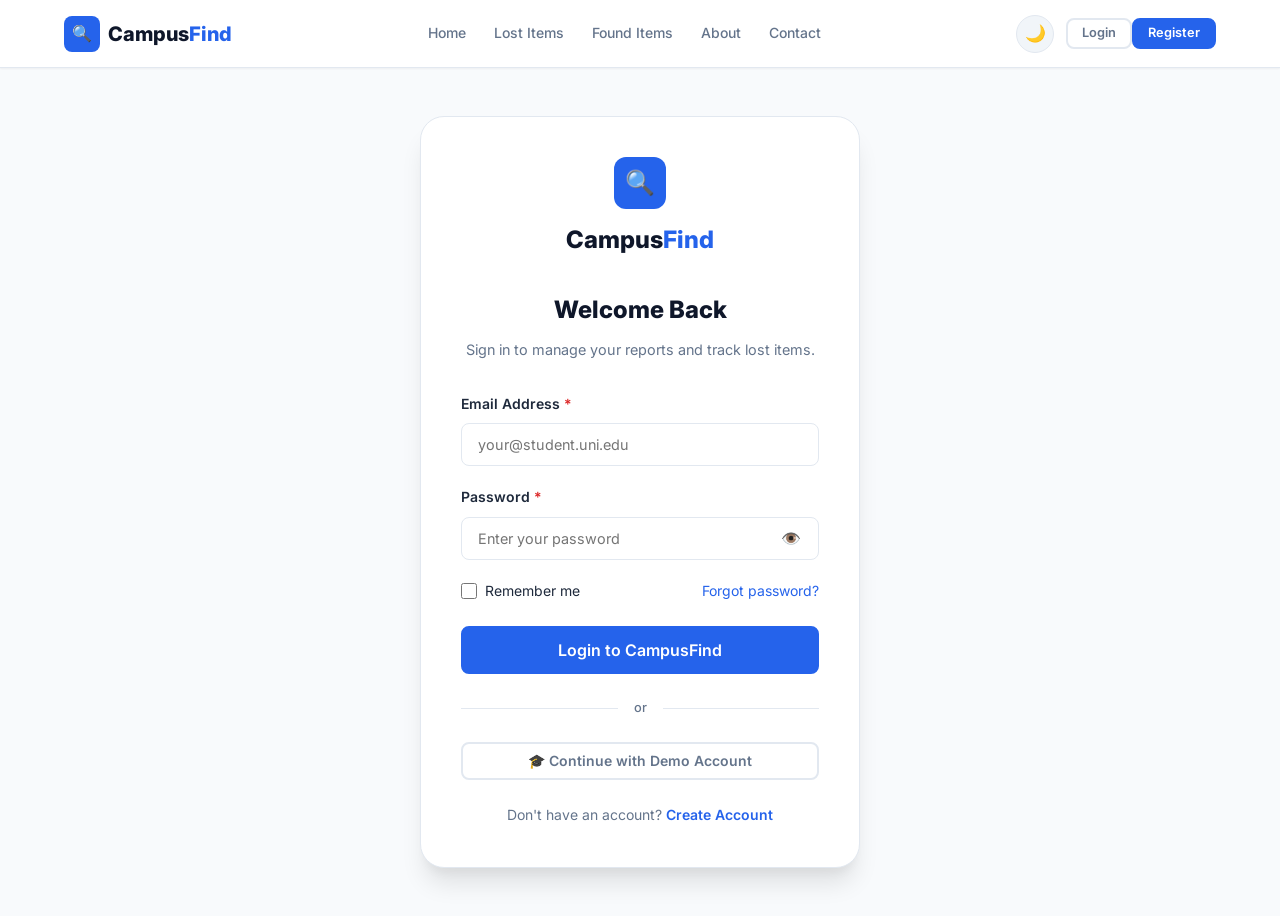
<file: login.html>
<!DOCTYPE html>
<html lang="en">

<head>
    <meta charset="UTF-8">
    <meta name="viewport" content="width=device-width, initial-scale=1.0">
    <meta name="description" content="Log in to CampusFind to manage your lost and found item reports.">
    <title>Login — CampusFind</title>
    <link rel="stylesheet" href="css/style.css">
    <link rel="stylesheet" href="css/components.css">
    <link rel="stylesheet" href="css/responsive.css">
    <script>
        (function(){try{const t=localStorage.getItem('campusfind_theme')||'light';if(t==='dark')document.documentElement.setAttribute('data-theme','dark');}catch(e){}})();
    </script>
</head>

<body>
    <nav class="navbar" role="navigation">
        <div class="container navbar-inner">
            <a href="index.html" class="navbar-logo">
                <div class="logo-icon">🔍</div>
                <div class="logo-text">Campus<span>Find</span></div>
            </a>
            <ul class="navbar-links">
                <li><a href="index.html">Home</a></li>
                <li><a href="lost-items.html">Lost Items</a></li>
                <li><a href="found-items.html">Found Items</a></li>
                <li><a href="about.html">About</a></li>
                <li><a href="contact.html">Contact</a></li>
            </ul>
            <div class="navbar-actions">
                <button class="theme-toggle" id="theme-toggle" aria-label="Switch to dark mode" title="Switch to dark mode">
                    <span class="icon-moon" aria-hidden="true">🌙</span>
                    <span class="icon-sun" aria-hidden="true">☀️</span>
                </button>
                <div id="nav-guest-btns"><a href="login.html" class="btn btn-ghost btn-sm">Login</a><a
                        href="register.html" class="btn btn-primary btn-sm">Register</a></div>
                <div id="nav-user-info" class="nav-user-info hidden"><a href="dashboard.html" class="nav-avatar">U</a><a
                        href="dashboard.html" class="user-name"
                        style="font-weight:600;color:var(--text);">User</a><button class="btn btn-ghost btn-sm"
                        data-action="logout">Logout</button></div>
            </div>
            <button class="hamburger" id="hamburger"
                aria-label="Toggle menu"><span></span><span></span><span></span></button>
        </div>
    </nav>
    <div class="mobile-nav" id="mobile-nav">
        <ul class="mobile-nav-links">
            <li><a href="index.html">🏠 Home</a></li>
            <li><a href="lost-items.html">🔴 Lost Items</a></li>
            <li><a href="found-items.html">🟢 Found Items</a></li>
            <li><a href="about.html">ℹ️ About</a></li>
            <li><a href="contact.html">📞 Contact</a></li>
            <li><a href="dashboard.html">📊 Dashboard</a></li>
        </ul>
        <div class="mobile-nav-actions" id="mobile-guest-btns"><a href="login.html" class="btn btn-ghost">Login</a><a
                href="register.html" class="btn btn-primary">Register</a></div>
        <div class="mobile-nav-actions hidden" id="mobile-user-info" style="flex-direction:column;gap:.5rem;"><span
                class="user-name" style="font-weight:600;">User</span>
            <div style="display:flex;gap:.75rem;"><a href="dashboard.html" class="btn btn-primary"
                    style="flex:1;">Dashboard</a><button class="btn btn-ghost" data-action="logout"
                    style="flex:1;">Logout</button></div>
        </div>
    </div>
    <div class="overlay" id="nav-overlay"></div>

    <section class="auth-section" aria-label="Login">
        <div class="auth-card">
            <div class="auth-logo">
                <div class="logo-icon"
                    style="width:52px;height:52px;background:var(--primary);border-radius:var(--radius-md);display:flex;align-items:center;justify-content:center;font-size:1.5rem;margin:0 auto 0.75rem;">
                    🔍</div>
                <div class="brand">Campus<span style="color:var(--primary);">Find</span></div>
            </div>
            <h1 class="auth-title">Welcome Back</h1>
            <p class="auth-subtitle">Sign in to manage your reports and track lost items.</p>

            <form id="login-form" novalidate>
                <div class="form-group">
                    <label class="form-label" for="login-email">Email Address <span
                            style="color:var(--danger);">*</span></label>
                    <input type="email" id="login-email" class="form-input" placeholder="your@student.uni.edu"
                        autocomplete="email" required>
                    <span class="form-error"></span>
                </div>
                <div class="form-group">
                    <label class="form-label" for="login-password">Password <span
                            style="color:var(--danger);">*</span></label>
                    <div class="password-wrap">
                        <input type="password" id="login-password" class="form-input" placeholder="Enter your password"
                            autocomplete="current-password" required>
                        <button type="button" class="toggle-password"
                            aria-label="Toggle password visibility">👁️</button>
                    </div>
                    <span class="form-error"></span>
                </div>
                <div style="display:flex;justify-content:space-between;align-items:center;margin-bottom:1.5rem;">
                    <label class="form-check">
                        <input type="checkbox" id="remember-me">
                        <label for="remember-me">Remember me</label>
                    </label>
                    <a href="#" style="font-size:0.875rem;color:var(--primary);">Forgot password?</a>
                </div>
                <button type="submit" class="btn btn-primary btn-lg" style="width:100%;">Login to CampusFind</button>
            </form>

            <div class="auth-divider"><span>or</span></div>
            <button id="btn-demo-login" class="btn btn-ghost" style="width:100%;">🎓 Continue with Demo Account</button>

            <div class="auth-footer">
                Don't have an account? <a href="register.html">Create Account</a>
            </div>
        </div>
    </section>

    <script src="js/data.js"></script>
    <script src="js/app.js"></script>
    <script src="js/forms.js"></script>
</body>

</html>
</file>
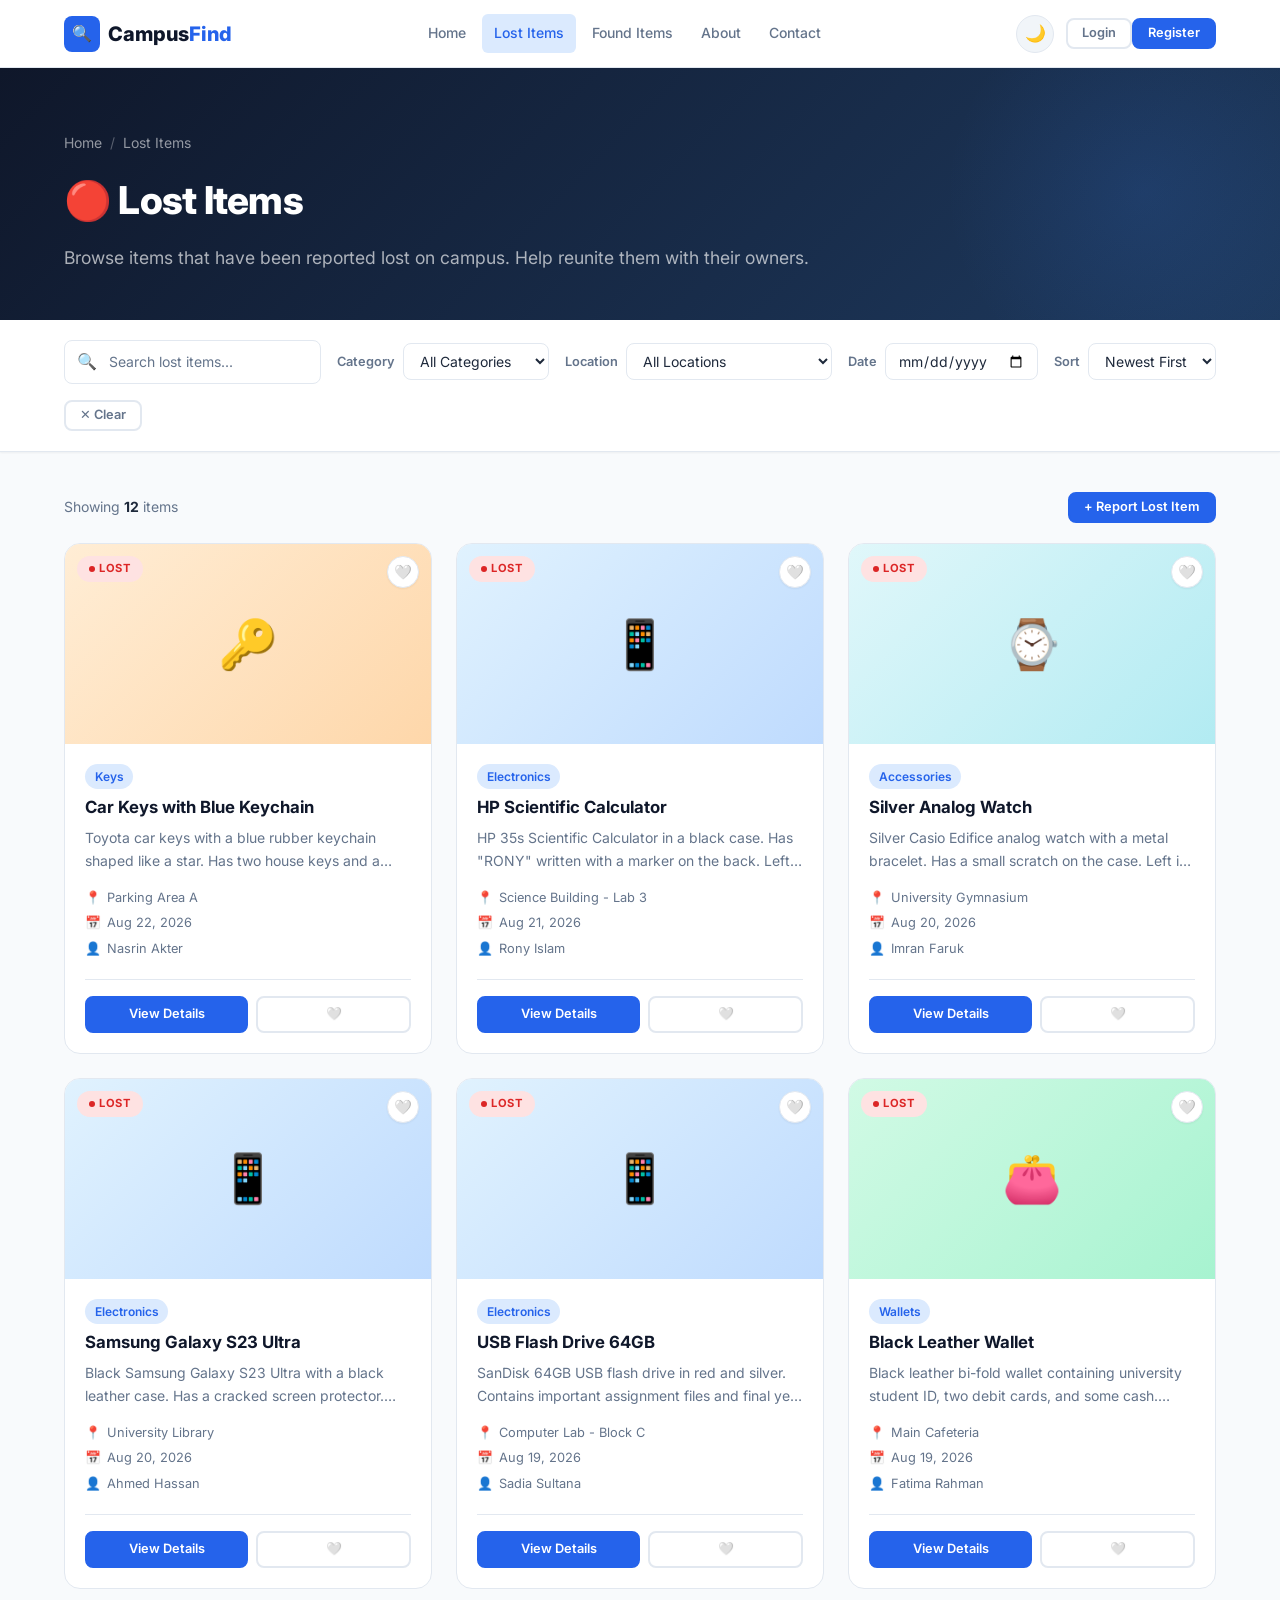
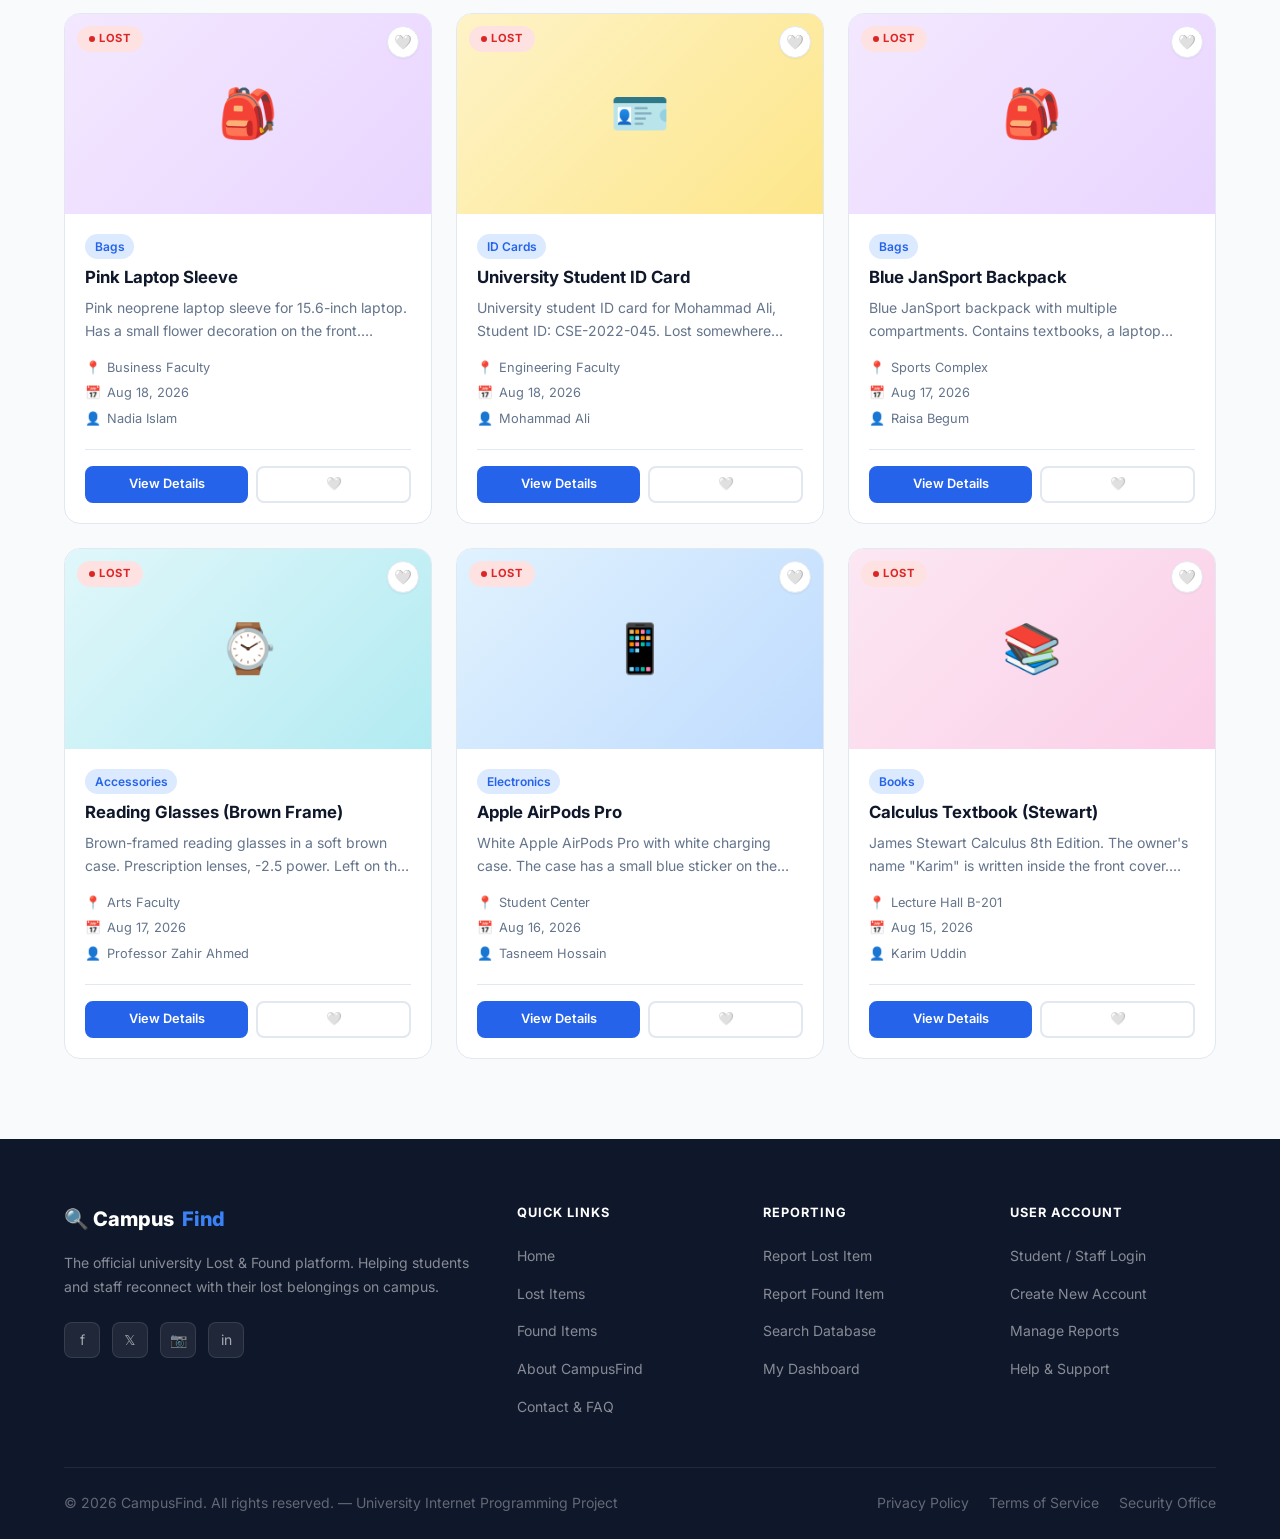
<file: lost-items.html>
<!DOCTYPE html>
<html lang="en">

<head>
    <meta charset="UTF-8">
    <meta name="viewport" content="width=device-width, initial-scale=1.0">
    <meta name="description"
        content="Browse all lost items reported on campus. Search, filter and help reunite items with their owners.">
    <title>Lost Items — CampusFind</title>
    <link rel="stylesheet" href="css/style.css">
    <link rel="stylesheet" href="css/components.css">
    <link rel="stylesheet" href="css/responsive.css">
    <script>
        (function(){try{const t=localStorage.getItem('campusfind_theme')||'light';if(t==='dark')document.documentElement.setAttribute('data-theme','dark');}catch(e){}})();
    </script>
</head>

<body>
    <nav class="navbar" role="navigation">
        <div class="container navbar-inner">
            <a href="index.html" class="navbar-logo">
                <div class="logo-icon">🔍</div>
                <div class="logo-text">Campus<span>Find</span></div>
            </a>
            <ul class="navbar-links">
                <li><a href="index.html">Home</a></li>
                <li><a href="lost-items.html">Lost Items</a></li>
                <li><a href="found-items.html">Found Items</a></li>
                <li><a href="about.html">About</a></li>
                <li><a href="contact.html">Contact</a></li>
            </ul>
            <div class="navbar-actions">
                <button class="theme-toggle" id="theme-toggle" aria-label="Switch to dark mode" title="Switch to dark mode">
                    <span class="icon-moon" aria-hidden="true">🌙</span>
                    <span class="icon-sun" aria-hidden="true">☀️</span>
                </button>
                <div id="nav-guest-btns"><a href="login.html" class="btn btn-ghost btn-sm">Login</a><a
                        href="register.html" class="btn btn-primary btn-sm">Register</a></div>
                <div id="nav-user-info" class="nav-user-info hidden"><a href="dashboard.html" class="nav-avatar">U</a><a
                        href="dashboard.html" class="user-name"
                        style="font-weight:600;color:var(--text);">User</a><button class="btn btn-ghost btn-sm"
                        data-action="logout">Logout</button></div>
            </div>
            <button class="hamburger" id="hamburger"
                aria-label="Toggle menu"><span></span><span></span><span></span></button>
        </div>
    </nav>
    <div class="mobile-nav" id="mobile-nav">
        <ul class="mobile-nav-links">
            <li><a href="index.html">🏠 Home</a></li>
            <li><a href="lost-items.html">🔴 Lost Items</a></li>
            <li><a href="found-items.html">🟢 Found Items</a></li>
            <li><a href="about.html">ℹ️ About</a></li>
            <li><a href="contact.html">📞 Contact</a></li>
            <li><a href="dashboard.html">📊 Dashboard</a></li>
        </ul>
        <div class="mobile-nav-actions" id="mobile-guest-btns"><a href="login.html" class="btn btn-ghost">Login</a><a
                href="register.html" class="btn btn-primary">Register</a></div>
        <div class="mobile-nav-actions hidden" id="mobile-user-info" style="flex-direction:column;gap:.5rem;"><span
                class="user-name" style="font-weight:600;color:var(--text);">User</span>
            <div style="display:flex;gap:.75rem;"><a href="dashboard.html" class="btn btn-primary"
                    style="flex:1;">Dashboard</a><button class="btn btn-ghost" data-action="logout"
                    style="flex:1;">Logout</button></div>
        </div>
    </div>
    <div class="overlay" id="nav-overlay"></div>

    <header class="page-header">
        <div class="container page-header-inner">
            <nav class="breadcrumb" aria-label="Breadcrumb">
                <a href="index.html">Home</a><span class="sep">/</span><span>Lost Items</span>
            </nav>
            <h1 class="page-title">🔴 Lost Items</h1>
            <p class="page-subtitle">Browse items that have been reported lost on campus. Help reunite them with their
                owners.</p>
        </div>
    </header>

    <div class="filters-bar" role="search" aria-label="Filter lost items">
        <div class="container">
            <div class="filters-inner">
                <div class="filters-search">
                    <span class="search-icon">🔍</span>
                    <input type="search" id="filter-search" placeholder="Search lost items..." aria-label="Search">
                </div>
                <div class="filter-group">
                    <label for="filter-category">Category</label>
                    <select id="filter-category" class="filter-select" aria-label="Filter by category">
                        <option value="">All Categories</option>
                    </select>
                </div>
                <div class="filter-group">
                    <label for="filter-location">Location</label>
                    <select id="filter-location" class="filter-select" aria-label="Filter by location">
                        <option value="">All Locations</option>
                    </select>
                </div>
                <div class="filter-group">
                    <label for="filter-date">Date</label>
                    <input type="date" id="filter-date" class="filter-select" aria-label="Filter by date">
                </div>
                <div class="filter-group">
                    <label for="filter-sort">Sort</label>
                    <select id="filter-sort" class="filter-select" aria-label="Sort items">
                        <option value="newest">Newest First</option>
                        <option value="oldest">Oldest First</option>
                        <option value="name-az">Name A-Z</option>
                        <option value="name-za">Name Z-A</option>
                    </select>
                </div>
                <button id="btn-clear-filters" class="btn btn-ghost btn-sm" aria-label="Clear all filters">✕
                    Clear</button>
            </div>
        </div>
    </div>

    <main class="section" style="padding-top:1rem;">
        <div class="container">
            <div class="results-header">
                <p class="results-count" id="results-count"><strong>12</strong> items found</p>
                <a href="report-lost.html" class="btn btn-primary btn-sm">+ Report Lost Item</a>
            </div>
            <div class="items-grid" id="items-grid">
                <!-- Populated by search.js -->
            </div>
        </div>
    </main>

    <footer class="footer" role="contentinfo">
        <div class="container">
            <div class="footer-grid">
                <div class="footer-brand">
                    <div class="logo">🔍 Campus<span>Find</span></div>
                    <p>The official university Lost & Found platform. Helping students and staff reconnect with their lost belongings on campus.</p>
                    <div class="social-links">
                        <a href="#" class="social-link" aria-label="Facebook">f</a>
                        <a href="#" class="social-link" aria-label="Twitter">𝕏</a>
                        <a href="#" class="social-link" aria-label="Instagram">📷</a>
                        <a href="#" class="social-link" aria-label="LinkedIn">in</a>
                    </div>
                </div>
                <div class="footer-col">
                    <h4>Quick Links</h4>
                    <ul>
                        <li><a href="index.html">Home</a></li>
                        <li><a href="lost-items.html">Lost Items</a></li>
                        <li><a href="found-items.html">Found Items</a></li>
                        <li><a href="about.html">About CampusFind</a></li>
                        <li><a href="contact.html">Contact & FAQ</a></li>
                    </ul>
                </div>
                <div class="footer-col">
                    <h4>Reporting</h4>
                    <ul>
                        <li><a href="report-lost.html">Report Lost Item</a></li>
                        <li><a href="report-found.html">Report Found Item</a></li>
                        <li><a href="search.html">Search Database</a></li>
                        <li><a href="dashboard.html">My Dashboard</a></li>
                    </ul>
                </div>
                <div class="footer-col">
                    <h4>User Account</h4>
                    <ul>
                        <li><a href="login.html">Student / Staff Login</a></li>
                        <li><a href="register.html">Create New Account</a></li>
                        <li><a href="dashboard.html">Manage Reports</a></li>
                        <li><a href="contact.html">Help & Support</a></li>
                    </ul>
                </div>
            </div>
            <div class="footer-bottom">
                <p>© 2026 CampusFind. All rights reserved. — University Internet Programming Project</p>
                <div class="footer-bottom-links">
                    <a href="about.html">Privacy Policy</a>
                    <a href="about.html">Terms of Service</a>
                    <a href="contact.html">Security Office</a>
                </div>
            </div>
        </div>
    </footer>

    <script src="js/data.js"></script>
    <script src="js/app.js"></script>
    <script src="js/search.js"></script>
    <script>document.addEventListener('DOMContentLoaded', () => initListingPage('lost'));</script>
</body>

</html>
</file>
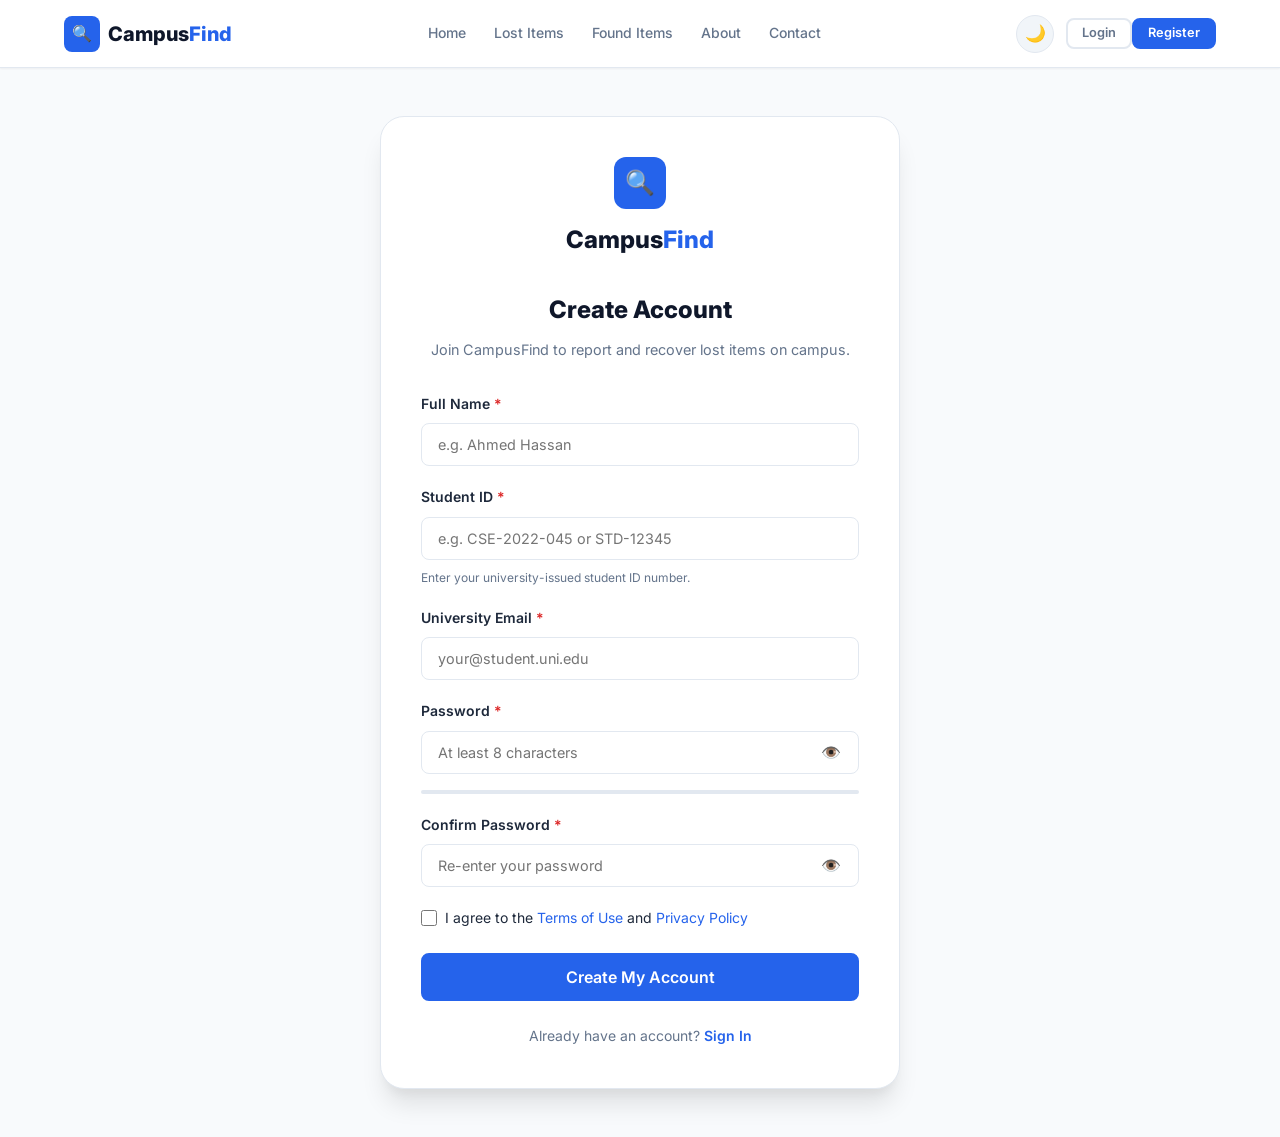
<file: register.html>
<!DOCTYPE html>
<html lang="en">

<head>
    <meta charset="UTF-8">
    <meta name="viewport" content="width=device-width, initial-scale=1.0">
    <meta name="description" content="Create your CampusFind account to report lost and found items.">
    <title>Register — CampusFind</title>
    <link rel="stylesheet" href="css/style.css">
    <link rel="stylesheet" href="css/components.css">
    <link rel="stylesheet" href="css/responsive.css">
    <script>
        (function(){try{const t=localStorage.getItem('campusfind_theme')||'light';if(t==='dark')document.documentElement.setAttribute('data-theme','dark');}catch(e){}})();
    </script>
</head>

<body>
    <nav class="navbar" role="navigation">
        <div class="container navbar-inner">
            <a href="index.html" class="navbar-logo">
                <div class="logo-icon">🔍</div>
                <div class="logo-text">Campus<span>Find</span></div>
            </a>
            <ul class="navbar-links">
                <li><a href="index.html">Home</a></li>
                <li><a href="lost-items.html">Lost Items</a></li>
                <li><a href="found-items.html">Found Items</a></li>
                <li><a href="about.html">About</a></li>
                <li><a href="contact.html">Contact</a></li>
            </ul>
            <div class="navbar-actions">
                <button class="theme-toggle" id="theme-toggle" aria-label="Switch to dark mode" title="Switch to dark mode">
                    <span class="icon-moon" aria-hidden="true">🌙</span>
                    <span class="icon-sun" aria-hidden="true">☀️</span>
                </button>
                <div id="nav-guest-btns"><a href="login.html" class="btn btn-ghost btn-sm">Login</a><a
                        href="register.html" class="btn btn-primary btn-sm">Register</a></div>
                <div id="nav-user-info" class="nav-user-info hidden"><a href="dashboard.html" class="nav-avatar">U</a><a
                        href="dashboard.html" class="user-name"
                        style="font-weight:600;color:var(--text);">User</a><button class="btn btn-ghost btn-sm"
                        data-action="logout">Logout</button></div>
            </div>
            <button class="hamburger" id="hamburger"
                aria-label="Toggle menu"><span></span><span></span><span></span></button>
        </div>
    </nav>
    <div class="mobile-nav" id="mobile-nav">
        <ul class="mobile-nav-links">
            <li><a href="index.html">🏠 Home</a></li>
            <li><a href="lost-items.html">🔴 Lost Items</a></li>
            <li><a href="found-items.html">🟢 Found Items</a></li>
            <li><a href="about.html">ℹ️ About</a></li>
            <li><a href="contact.html">📞 Contact</a></li>
            <li><a href="dashboard.html">📊 Dashboard</a></li>
        </ul>
        <div class="mobile-nav-actions" id="mobile-guest-btns"><a href="login.html" class="btn btn-ghost">Login</a><a
                href="register.html" class="btn btn-primary">Register</a></div>
        <div class="mobile-nav-actions hidden" id="mobile-user-info" style="flex-direction:column;gap:.5rem;"><span
                class="user-name" style="font-weight:600;">User</span>
            <div style="display:flex;gap:.75rem;"><a href="dashboard.html" class="btn btn-primary"
                    style="flex:1;">Dashboard</a><button class="btn btn-ghost" data-action="logout"
                    style="flex:1;">Logout</button></div>
        </div>
    </div>
    <div class="overlay" id="nav-overlay"></div>

    <section class="auth-section" aria-label="Register">
        <div class="auth-card" style="max-width:520px;">
            <div class="auth-logo">
                <div class="logo-icon"
                    style="width:52px;height:52px;background:var(--primary);border-radius:var(--radius-md);display:flex;align-items:center;justify-content:center;font-size:1.5rem;margin:0 auto 0.75rem;">
                    🔍</div>
                <div class="brand">Campus<span style="color:var(--primary);">Find</span></div>
            </div>
            <h1 class="auth-title">Create Account</h1>
            <p class="auth-subtitle">Join CampusFind to report and recover lost items on campus.</p>

            <form id="register-form" novalidate>
                <div class="form-group">
                    <label class="form-label" for="reg-name">Full Name <span
                            style="color:var(--danger);">*</span></label>
                    <input type="text" id="reg-name" class="form-input" placeholder="e.g. Ahmed Hassan"
                        autocomplete="name" required>
                    <span class="form-error"></span>
                </div>
                <div class="form-group">
                    <label class="form-label" for="reg-studentid">Student ID <span
                            style="color:var(--danger);">*</span></label>
                    <input type="text" id="reg-studentid" class="form-input"
                        placeholder="e.g. CSE-2022-045 or STD-12345" required>
                    <span class="form-hint">Enter your university-issued student ID number.</span>
                    <span class="form-error"></span>
                </div>
                <div class="form-group">
                    <label class="form-label" for="reg-email">University Email <span
                            style="color:var(--danger);">*</span></label>
                    <input type="email" id="reg-email" class="form-input" placeholder="your@student.uni.edu"
                        autocomplete="email" required>
                    <span class="form-error"></span>
                </div>
                <div class="form-group">
                    <label class="form-label" for="reg-password">Password <span
                            style="color:var(--danger);">*</span></label>
                    <div class="password-wrap">
                        <input type="password" id="reg-password" class="form-input" placeholder="At least 8 characters"
                            autocomplete="new-password" required>
                        <button type="button" class="toggle-password"
                            aria-label="Toggle password visibility">👁️</button>
                    </div>
                    <div style="margin-top:0.5rem;">
                        <div style="height:4px;background:var(--border);border-radius:2px;overflow:hidden;">
                            <div id="password-strength"
                                style="height:100%;width:0;transition:all 0.3s;border-radius:2px;"></div>
                        </div>
                        <span id="strength-hint" style="font-size:0.75rem;color:var(--text-muted);"></span>
                    </div>
                    <span class="form-error"></span>
                </div>
                <div class="form-group">
                    <label class="form-label" for="reg-confirm">Confirm Password <span
                            style="color:var(--danger);">*</span></label>
                    <div class="password-wrap">
                        <input type="password" id="reg-confirm" class="form-input" placeholder="Re-enter your password"
                            autocomplete="new-password" required>
                        <button type="button" class="toggle-password"
                            aria-label="Toggle password visibility">👁️</button>
                    </div>
                    <span class="form-error"></span>
                </div>
                <div style="margin-bottom:1.5rem;">
                    <label class="form-check">
                        <input type="checkbox" id="agree-terms" required>
                        <label for="agree-terms">I agree to the <a href="#" style="color:var(--primary);">Terms of
                                Use</a> and <a href="#" style="color:var(--primary);">Privacy Policy</a></label>
                    </label>
                </div>
                <button type="submit" class="btn btn-primary btn-lg" style="width:100%;">Create My Account</button>
            </form>
            <div class="auth-footer">
                Already have an account? <a href="login.html">Sign In</a>
            </div>
        </div>
    </section>

    <script src="js/data.js"></script>
    <script src="js/app.js"></script>
    <script src="js/forms.js"></script>
</body>

</html>
</file>
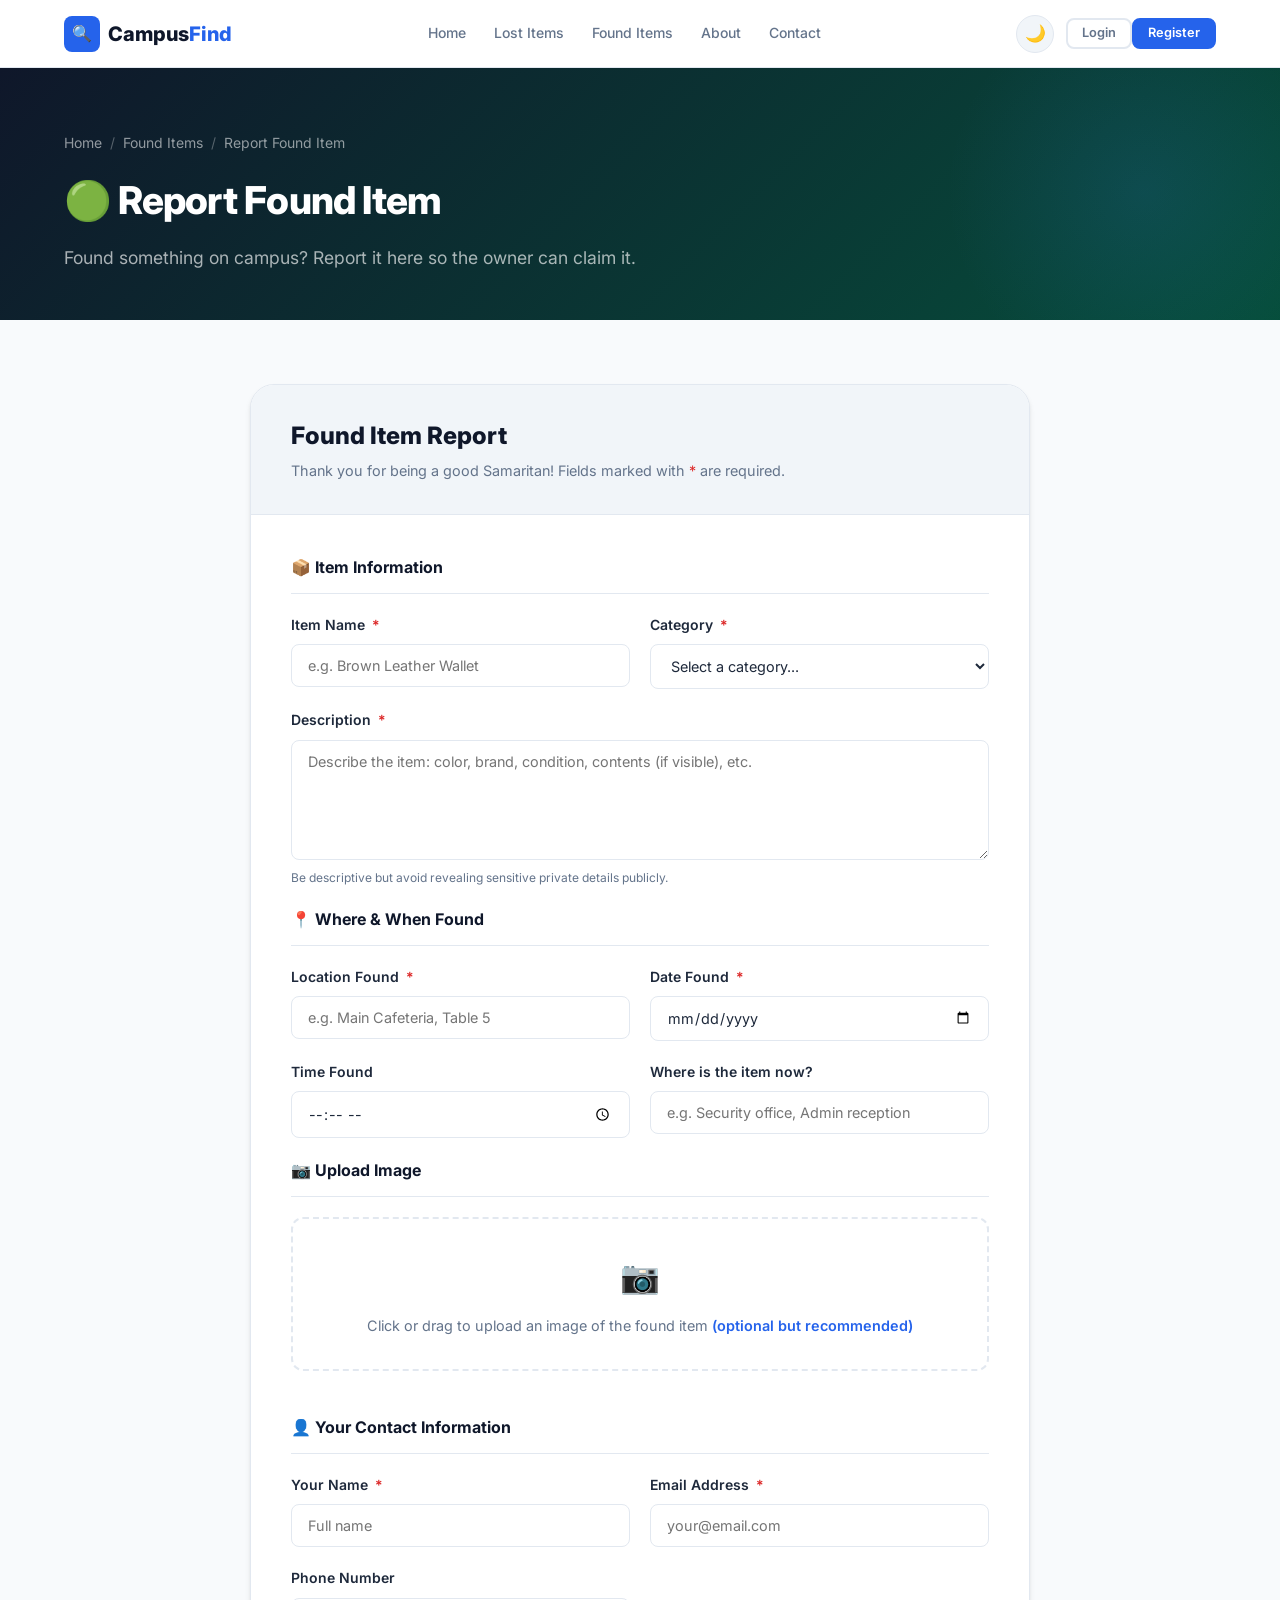
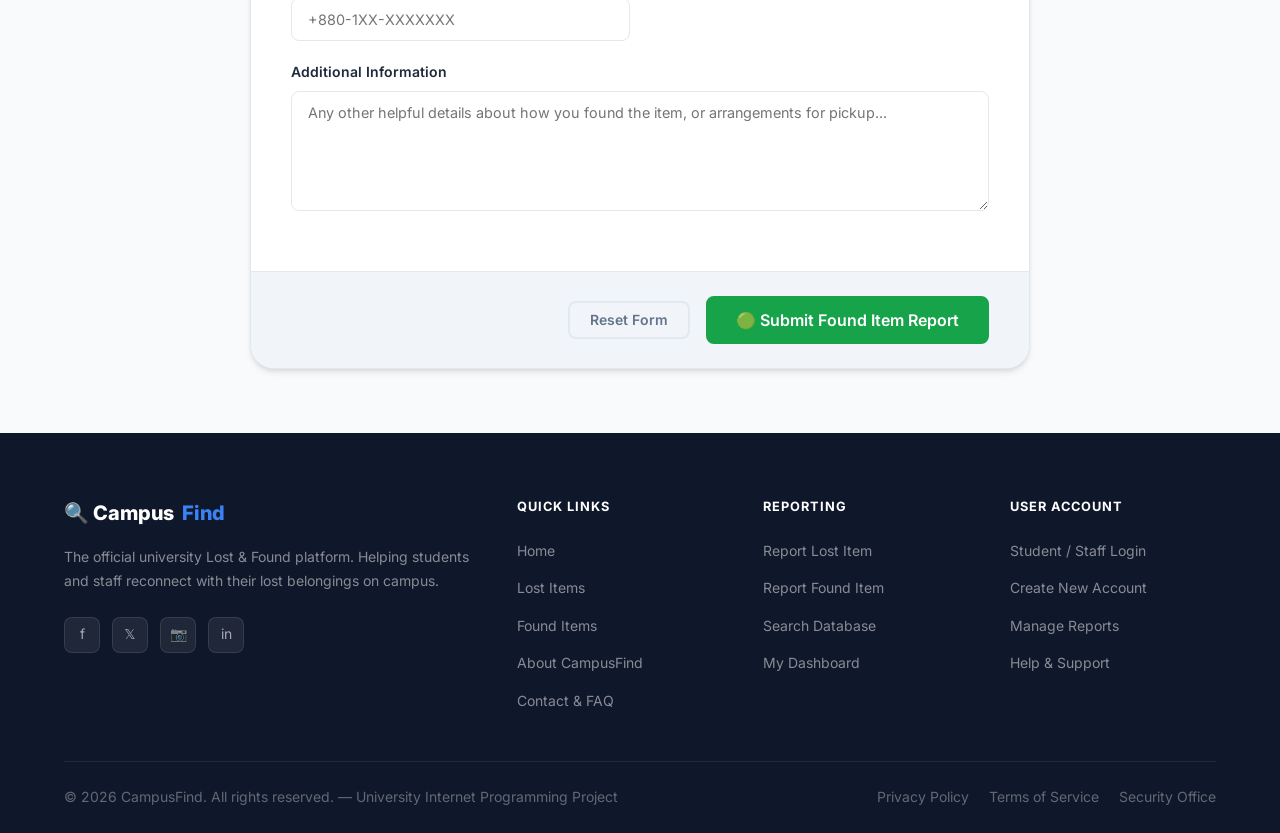
<file: report-found.html>
<!DOCTYPE html>
<html lang="en">

<head>
    <meta charset="UTF-8">
    <meta name="viewport" content="width=device-width, initial-scale=1.0">
    <meta name="description" content="Report a found item on campus. Help reunite it with the owner.">
    <title>Report Found Item — CampusFind</title>
    <link rel="stylesheet" href="css/style.css">
    <link rel="stylesheet" href="css/components.css">
    <link rel="stylesheet" href="css/responsive.css">
    <script>
        (function(){try{const t=localStorage.getItem('campusfind_theme')||'light';if(t==='dark')document.documentElement.setAttribute('data-theme','dark');}catch(e){}})();
    </script>
</head>

<body>
    <nav class="navbar" role="navigation">
        <div class="container navbar-inner">
            <a href="index.html" class="navbar-logo">
                <div class="logo-icon">🔍</div>
                <div class="logo-text">Campus<span>Find</span></div>
            </a>
            <ul class="navbar-links">
                <li><a href="index.html">Home</a></li>
                <li><a href="lost-items.html">Lost Items</a></li>
                <li><a href="found-items.html">Found Items</a></li>
                <li><a href="about.html">About</a></li>
                <li><a href="contact.html">Contact</a></li>
            </ul>
            <div class="navbar-actions">
                <button class="theme-toggle" id="theme-toggle" aria-label="Switch to dark mode" title="Switch to dark mode">
                    <span class="icon-moon" aria-hidden="true">🌙</span>
                    <span class="icon-sun" aria-hidden="true">☀️</span>
                </button>
                <div id="nav-guest-btns"><a href="login.html" class="btn btn-ghost btn-sm">Login</a><a
                        href="register.html" class="btn btn-primary btn-sm">Register</a></div>
                <div id="nav-user-info" class="nav-user-info hidden"><a href="dashboard.html" class="nav-avatar">U</a><a
                        href="dashboard.html" class="user-name"
                        style="font-weight:600;color:var(--text);">User</a><button class="btn btn-ghost btn-sm"
                        data-action="logout">Logout</button></div>
            </div>
            <button class="hamburger" id="hamburger"
                aria-label="Toggle menu"><span></span><span></span><span></span></button>
        </div>
    </nav>
    <div class="mobile-nav" id="mobile-nav">
        <ul class="mobile-nav-links">
            <li><a href="index.html">🏠 Home</a></li>
            <li><a href="lost-items.html">🔴 Lost Items</a></li>
            <li><a href="found-items.html">🟢 Found Items</a></li>
            <li><a href="about.html">ℹ️ About</a></li>
            <li><a href="contact.html">📞 Contact</a></li>
            <li><a href="dashboard.html">📊 Dashboard</a></li>
        </ul>
        <div class="mobile-nav-actions" id="mobile-guest-btns"><a href="login.html" class="btn btn-ghost">Login</a><a
                href="register.html" class="btn btn-primary">Register</a></div>
        <div class="mobile-nav-actions hidden" id="mobile-user-info" style="flex-direction:column;gap:.5rem;"><span
                class="user-name" style="font-weight:600;">User</span>
            <div style="display:flex;gap:.75rem;"><a href="dashboard.html" class="btn btn-primary"
                    style="flex:1;">Dashboard</a><button class="btn btn-ghost" data-action="logout"
                    style="flex:1;">Logout</button></div>
        </div>
    </div>
    <div class="overlay" id="nav-overlay"></div>

    <header class="page-header" style="background:linear-gradient(135deg,#0F172A 0%,#064E3B 100%);">
        <div class="container page-header-inner">
            <nav class="breadcrumb"><a href="index.html">Home</a><span class="sep">/</span><a
                    href="found-items.html">Found Items</a><span class="sep">/</span><span>Report Found Item</span>
            </nav>
            <h1 class="page-title">🟢 Report Found Item</h1>
            <p class="page-subtitle">Found something on campus? Report it here so the owner can claim it.</p>
        </div>
    </header>

    <section class="form-section">
        <div class="container">
            <div class="form-container">
                <div class="form-header">
                    <h2>Found Item Report</h2>
                    <p>Thank you for being a good Samaritan! Fields marked with <span
                            style="color:var(--danger);">*</span> are required.</p>
                </div>
                <form id="report-found-form" novalidate>
                    <div class="form-body">
                        <div class="form-section-title">📦 Item Information</div>
                        <div class="form-row">
                            <div class="form-group">
                                <label class="form-label" for="item-name">Item Name <span class="req">*</span></label>
                                <input type="text" id="item-name" class="form-input"
                                    placeholder="e.g. Brown Leather Wallet" required>
                                <span class="form-error" id="item-name-error"></span>
                            </div>
                            <div class="form-group">
                                <label class="form-label" for="item-category">Category <span
                                        class="req">*</span></label>
                                <select id="item-category" class="form-select" required>
                                    <option value="">Select a category...</option>
                                    <option value="electronics">📱 Electronics</option>
                                    <option value="id-cards">🪪 ID Cards</option>
                                    <option value="bags">🎒 Bags</option>
                                    <option value="books">📚 Books</option>
                                    <option value="wallets">👛 Wallets</option>
                                    <option value="keys">🔑 Keys</option>
                                    <option value="accessories">⌚ Accessories</option>
                                    <option value="other">📦 Other</option>
                                </select>
                                <span class="form-error" id="item-category-error"></span>
                            </div>
                        </div>
                        <div class="form-group full">
                            <label class="form-label" for="item-desc">Description <span class="req">*</span></label>
                            <textarea id="item-desc" class="form-textarea" rows="4"
                                placeholder="Describe the item: color, brand, condition, contents (if visible), etc."
                                required></textarea>
                            <span class="form-hint">Be descriptive but avoid revealing sensitive private details publicly.</span>
                            <span class="form-error" id="item-desc-error"></span>
                        </div>

                        <div class="form-section-title">📍 Where & When Found</div>
                        <div class="form-row">
                            <div class="form-group">
                                <label class="form-label" for="item-location">Location Found <span
                                        class="req">*</span></label>
                                <input type="text" id="item-location" class="form-input" list="location-list"
                                    placeholder="e.g. Main Cafeteria, Table 5" required>
                                <datalist id="location-list">
                                    <option value="University Library">
                                    <option value="Main Cafeteria">
                                    <option value="Science Building - Lab 3">
                                    <option value="Sports Complex">
                                    <option value="Engineering Faculty">
                                    <option value="Business Faculty">
                                    <option value="Arts Faculty">
                                    <option value="Student Center">
                                    <option value="University Mosque">
                                    <option value="Parking Area A">
                                    <option value="Lecture Hall B-201">
                                    <option value="Computer Lab - Block C">
                                </datalist>
                                <span class="form-error" id="item-location-error"></span>
                            </div>
                            <div class="form-group">
                                <label class="form-label" for="item-date">Date Found <span class="req">*</span></label>
                                <input type="date" id="item-date" class="form-input" required>
                                <span class="form-error" id="item-date-error"></span>
                            </div>
                        </div>
                        <div class="form-row">
                            <div class="form-group">
                                <label class="form-label" for="item-time">Time Found</label>
                                <input type="time" id="item-time" class="form-input">
                            </div>
                            <div class="form-group">
                                <label class="form-label" for="item-current-location">Where is the item now?</label>
                                <input type="text" id="item-current-location" class="form-input"
                                    placeholder="e.g. Security office, Admin reception">
                            </div>
                        </div>

                        <div class="form-section-title">📷 Upload Image</div>
                        <div class="form-group full">
                            <div class="file-upload">
                                <input type="file" id="item-image" accept="image/*" multiple
                                    aria-label="Upload item image">
                                <div class="file-upload-icon">📷</div>
                                <p>Click or drag to upload an image of the found item <span>(optional but
                                        recommended)</span></p>
                            </div>
                            <div class="file-preview" id="image-preview"></div>
                        </div>

                        <div class="form-section-title">👤 Your Contact Information</div>
                        <div class="form-row">
                            <div class="form-group">
                                <label class="form-label" for="contact-name">Your Name <span
                                        class="req">*</span></label>
                                <input type="text" id="contact-name" class="form-input" placeholder="Full name"
                                    required>
                                <span class="form-error" id="contact-name-error"></span>
                            </div>
                            <div class="form-group">
                                <label class="form-label" for="contact-email">Email Address <span
                                        class="req">*</span></label>
                                <input type="email" id="contact-email" class="form-input" placeholder="your@email.com"
                                    required>
                                <span class="form-error" id="contact-email-error"></span>
                            </div>
                        </div>
                        <div class="form-row">
                            <div class="form-group">
                                <label class="form-label" for="contact-phone">Phone Number</label>
                                <input type="tel" id="contact-phone" class="form-input" placeholder="+880-1XX-XXXXXXX">
                            </div>
                            <div class="form-group"></div>
                        </div>

                        <div class="form-group full">
                            <label class="form-label" for="additional-info">Additional Information</label>
                            <textarea id="additional-info" class="form-textarea" rows="3"
                                placeholder="Any other helpful details about how you found the item, or arrangements for pickup..."></textarea>
                        </div>
                    </div>
                    <div class="form-footer">
                        <button type="reset" class="btn btn-ghost">Reset Form</button>
                        <button type="submit" class="btn btn-success btn-lg">🟢 Submit Found Item Report</button>
                    </div>
                </form>
            </div>
        </div>
    </section>

    <!-- Success Modal -->
    <div class="modal-backdrop" id="success-modal">
        <div class="modal">
            <div class="modal-icon">🎉</div>
            <h2 class="modal-title">Thank You!</h2>
            <p class="modal-desc">Your found item report has been submitted. You're helping someone recover their
                belongings! Redirecting to Found Items...</p>
            <div class="modal-actions">
                <a href="found-items.html" class="btn btn-primary">View Found Items</a>
                <a href="dashboard.html" class="btn btn-ghost">Dashboard</a>
            </div>
        </div>
    </div>

    <footer class="footer" role="contentinfo">
        <div class="container">
            <div class="footer-grid">
                <div class="footer-brand">
                    <div class="logo">🔍 Campus<span>Find</span></div>
                    <p>The official university Lost & Found platform. Helping students and staff reconnect with their lost belongings on campus.</p>
                    <div class="social-links">
                        <a href="#" class="social-link" aria-label="Facebook">f</a>
                        <a href="#" class="social-link" aria-label="Twitter">𝕏</a>
                        <a href="#" class="social-link" aria-label="Instagram">📷</a>
                        <a href="#" class="social-link" aria-label="LinkedIn">in</a>
                    </div>
                </div>
                <div class="footer-col">
                    <h4>Quick Links</h4>
                    <ul>
                        <li><a href="index.html">Home</a></li>
                        <li><a href="lost-items.html">Lost Items</a></li>
                        <li><a href="found-items.html">Found Items</a></li>
                        <li><a href="about.html">About CampusFind</a></li>
                        <li><a href="contact.html">Contact & FAQ</a></li>
                    </ul>
                </div>
                <div class="footer-col">
                    <h4>Reporting</h4>
                    <ul>
                        <li><a href="report-lost.html">Report Lost Item</a></li>
                        <li><a href="report-found.html">Report Found Item</a></li>
                        <li><a href="search.html">Search Database</a></li>
                        <li><a href="dashboard.html">My Dashboard</a></li>
                    </ul>
                </div>
                <div class="footer-col">
                    <h4>User Account</h4>
                    <ul>
                        <li><a href="login.html">Student / Staff Login</a></li>
                        <li><a href="register.html">Create New Account</a></li>
                        <li><a href="dashboard.html">Manage Reports</a></li>
                        <li><a href="contact.html">Help & Support</a></li>
                    </ul>
                </div>
            </div>
            <div class="footer-bottom">
                <p>© 2026 CampusFind. All rights reserved. — University Internet Programming Project</p>
                <div class="footer-bottom-links">
                    <a href="about.html">Privacy Policy</a>
                    <a href="about.html">Terms of Service</a>
                    <a href="contact.html">Security Office</a>
                </div>
            </div>
        </div>
    </footer>
    <script src="js/data.js"></script>
    <script src="js/app.js"></script>
    <script src="js/forms.js"></script>
</body>

</html>
</file>
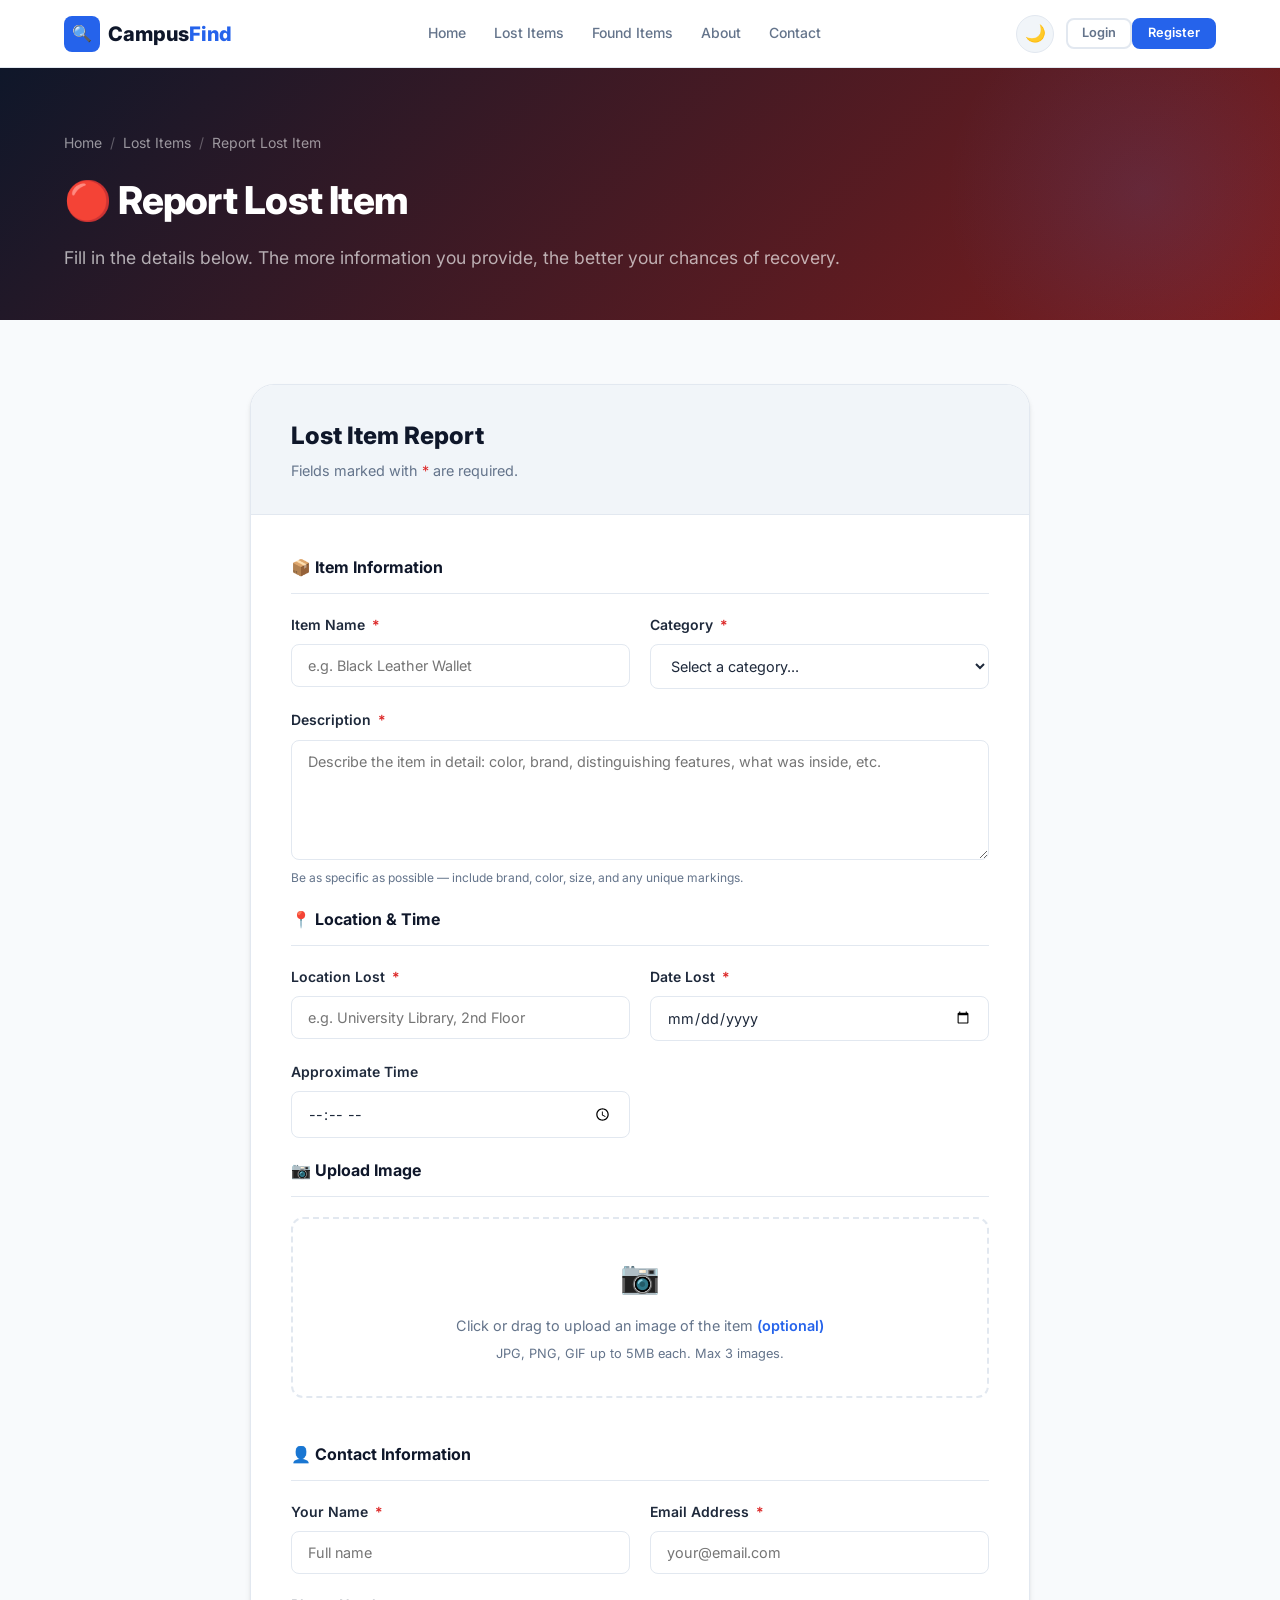
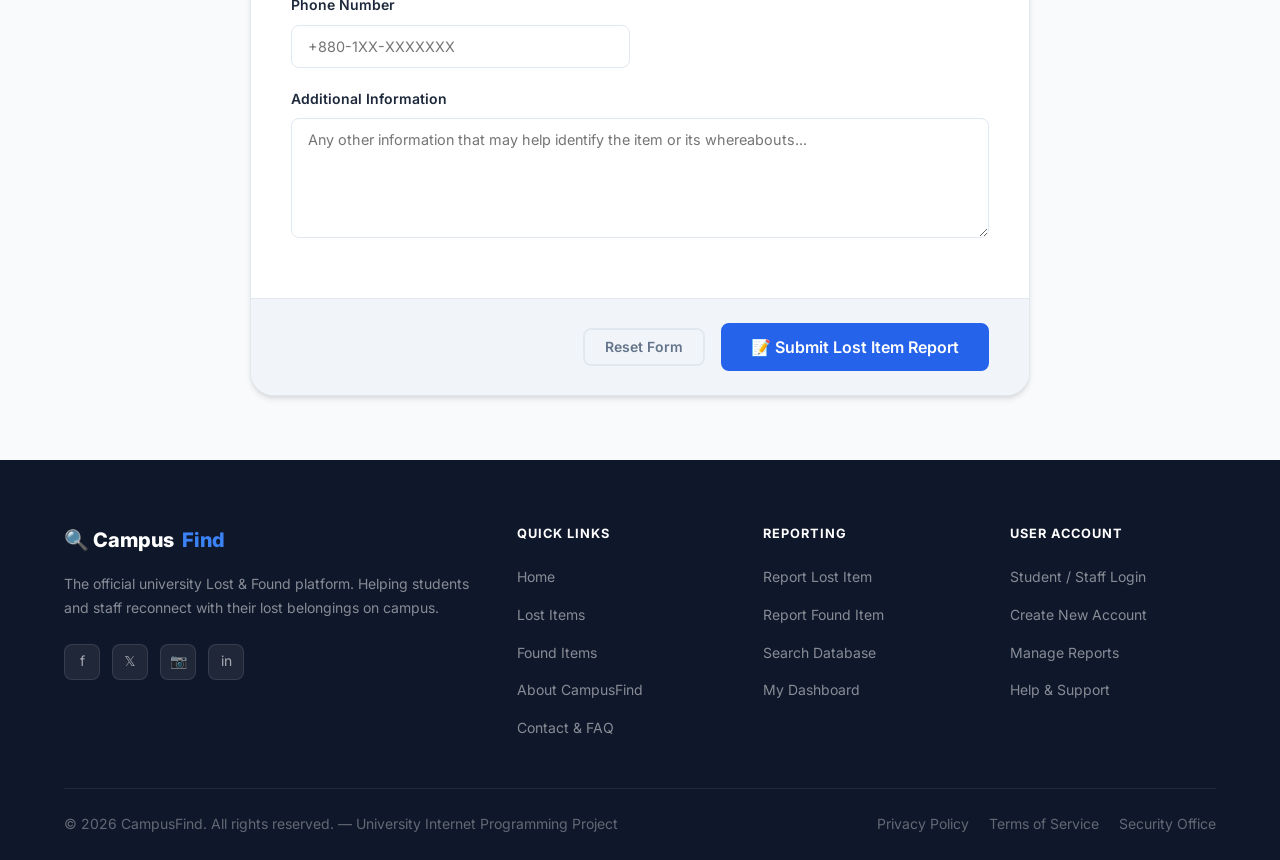
<file: report-lost.html>
<!DOCTYPE html>
<html lang="en">

<head>
    <meta charset="UTF-8">
    <meta name="viewport" content="width=device-width, initial-scale=1.0">
    <meta name="description" content="Report a lost item on campus. Fill in the details and we'll help you find it.">
    <title>Report Lost Item — CampusFind</title>
    <link rel="stylesheet" href="css/style.css">
    <link rel="stylesheet" href="css/components.css">
    <link rel="stylesheet" href="css/responsive.css">
    <script>
        (function(){try{const t=localStorage.getItem('campusfind_theme')||'light';if(t==='dark')document.documentElement.setAttribute('data-theme','dark');}catch(e){}})();
    </script>
</head>

<body>
    <nav class="navbar" role="navigation">
        <div class="container navbar-inner">
            <a href="index.html" class="navbar-logo">
                <div class="logo-icon">🔍</div>
                <div class="logo-text">Campus<span>Find</span></div>
            </a>
            <ul class="navbar-links">
                <li><a href="index.html">Home</a></li>
                <li><a href="lost-items.html">Lost Items</a></li>
                <li><a href="found-items.html">Found Items</a></li>
                <li><a href="about.html">About</a></li>
                <li><a href="contact.html">Contact</a></li>
            </ul>
            <div class="navbar-actions">
                <button class="theme-toggle" id="theme-toggle" aria-label="Switch to dark mode" title="Switch to dark mode">
                    <span class="icon-moon" aria-hidden="true">🌙</span>
                    <span class="icon-sun" aria-hidden="true">☀️</span>
                </button>
                <div id="nav-guest-btns"><a href="login.html" class="btn btn-ghost btn-sm">Login</a><a
                        href="register.html" class="btn btn-primary btn-sm">Register</a></div>
                <div id="nav-user-info" class="nav-user-info hidden"><a href="dashboard.html" class="nav-avatar">U</a><a
                        href="dashboard.html" class="user-name"
                        style="font-weight:600;color:var(--text);">User</a><button class="btn btn-ghost btn-sm"
                        data-action="logout">Logout</button></div>
            </div>
            <button class="hamburger" id="hamburger"
                aria-label="Toggle menu"><span></span><span></span><span></span></button>
        </div>
    </nav>
    <div class="mobile-nav" id="mobile-nav">
        <ul class="mobile-nav-links">
            <li><a href="index.html">🏠 Home</a></li>
            <li><a href="lost-items.html">🔴 Lost Items</a></li>
            <li><a href="found-items.html">🟢 Found Items</a></li>
            <li><a href="about.html">ℹ️ About</a></li>
            <li><a href="contact.html">📞 Contact</a></li>
            <li><a href="dashboard.html">📊 Dashboard</a></li>
        </ul>
        <div class="mobile-nav-actions" id="mobile-guest-btns"><a href="login.html" class="btn btn-ghost">Login</a><a
                href="register.html" class="btn btn-primary">Register</a></div>
        <div class="mobile-nav-actions hidden" id="mobile-user-info" style="flex-direction:column;gap:.5rem;"><span
                class="user-name" style="font-weight:600;">User</span>
            <div style="display:flex;gap:.75rem;"><a href="dashboard.html" class="btn btn-primary"
                    style="flex:1;">Dashboard</a><button class="btn btn-ghost" data-action="logout"
                    style="flex:1;">Logout</button></div>
        </div>
    </div>
    <div class="overlay" id="nav-overlay"></div>

    <header class="page-header" style="background:linear-gradient(135deg,#0F172A 0%,#7F1D1D 100%);">
        <div class="container page-header-inner">
            <nav class="breadcrumb"><a href="index.html">Home</a><span class="sep">/</span><a
                    href="lost-items.html">Lost Items</a><span class="sep">/</span><span>Report Lost Item</span></nav>
            <h1 class="page-title">🔴 Report Lost Item</h1>
            <p class="page-subtitle">Fill in the details below. The more information you provide, the better your
                chances of recovery.</p>
        </div>
    </header>

    <section class="form-section">
        <div class="container">
            <div class="form-container">
                <div class="form-header">
                    <h2>Lost Item Report</h2>
                    <p>Fields marked with <span style="color:var(--danger);">*</span> are required.</p>
                </div>
                <form id="report-lost-form" novalidate>
                    <div class="form-body">

                        <div class="form-section-title">📦 Item Information</div>
                        <div class="form-row">
                            <div class="form-group">
                                <label class="form-label" for="item-name">Item Name <span class="req">*</span></label>
                                <input type="text" id="item-name" class="form-input"
                                    placeholder="e.g. Black Leather Wallet" required>
                                <span class="form-error" id="item-name-error"></span>
                            </div>
                            <div class="form-group">
                                <label class="form-label" for="item-category">Category <span
                                        class="req">*</span></label>
                                <select id="item-category" class="form-select" required>
                                    <option value="">Select a category...</option>
                                    <option value="electronics">📱 Electronics</option>
                                    <option value="id-cards">🪪 ID Cards</option>
                                    <option value="bags">🎒 Bags</option>
                                    <option value="books">📚 Books</option>
                                    <option value="wallets">👛 Wallets</option>
                                    <option value="keys">🔑 Keys</option>
                                    <option value="accessories">⌚ Accessories</option>
                                    <option value="other">📦 Other</option>
                                </select>
                                <span class="form-error" id="item-category-error"></span>
                            </div>
                        </div>

                        <div class="form-group full">
                            <label class="form-label" for="item-desc">Description <span class="req">*</span></label>
                            <textarea id="item-desc" class="form-textarea" rows="4"
                                placeholder="Describe the item in detail: color, brand, distinguishing features, what was inside, etc."
                                required></textarea>
                            <span class="form-hint">Be as specific as possible — include brand, color, size, and any
                                unique markings.</span>
                            <span class="form-error" id="item-desc-error"></span>
                        </div>

                        <div class="form-section-title">📍 Location & Time</div>
                        <div class="form-row">
                            <div class="form-group">
                                <label class="form-label" for="item-location">Location Lost <span
                                        class="req">*</span></label>
                                <input type="text" id="item-location" class="form-input" list="location-list"
                                    placeholder="e.g. University Library, 2nd Floor" required>
                                <datalist id="location-list">
                                    <option value="University Library">
                                    <option value="Main Cafeteria">
                                    <option value="Science Building - Lab 3">
                                    <option value="Sports Complex">
                                    <option value="Engineering Faculty">
                                    <option value="Business Faculty">
                                    <option value="Arts Faculty">
                                    <option value="Student Center">
                                    <option value="University Mosque">
                                    <option value="Parking Area A">
                                    <option value="Lecture Hall B-201">
                                    <option value="Computer Lab - Block C">
                                </datalist>
                                <span class="form-error" id="item-location-error"></span>
                            </div>
                            <div class="form-group">
                                <label class="form-label" for="item-date">Date Lost <span class="req">*</span></label>
                                <input type="date" id="item-date" class="form-input" required>
                                <span class="form-error" id="item-date-error"></span>
                            </div>
                        </div>
                        <div class="form-row">
                            <div class="form-group">
                                <label class="form-label" for="item-time">Approximate Time</label>
                                <input type="time" id="item-time" class="form-input">
                            </div>
                            <div class="form-group">
                                <!-- spacer -->
                            </div>
                        </div>

                        <div class="form-section-title">📷 Upload Image</div>
                        <div class="form-group full">
                            <div class="file-upload">
                                <input type="file" id="item-image" accept="image/*" multiple
                                    aria-label="Upload item image">
                                <div class="file-upload-icon">📷</div>
                                <p>Click or drag to upload an image of the item <span>(optional)</span></p>
                                <p style="font-size:0.8rem;margin-top:0.4rem;">JPG, PNG, GIF up to 5MB each. Max 3
                                    images.</p>
                            </div>
                            <div class="file-preview" id="image-preview"></div>
                        </div>

                        <div class="form-section-title">👤 Contact Information</div>
                        <div class="form-row">
                            <div class="form-group">
                                <label class="form-label" for="contact-name">Your Name <span
                                        class="req">*</span></label>
                                <input type="text" id="contact-name" class="form-input" placeholder="Full name"
                                    required>
                                <span class="form-error" id="contact-name-error"></span>
                            </div>
                            <div class="form-group">
                                <label class="form-label" for="contact-email">Email Address <span
                                        class="req">*</span></label>
                                <input type="email" id="contact-email" class="form-input" placeholder="your@email.com"
                                    required>
                                <span class="form-error" id="contact-email-error"></span>
                            </div>
                        </div>
                        <div class="form-row">
                            <div class="form-group">
                                <label class="form-label" for="contact-phone">Phone Number</label>
                                <input type="tel" id="contact-phone" class="form-input" placeholder="+880-1XX-XXXXXXX">
                            </div>
                            <div class="form-group">
                                <!-- spacer -->
                            </div>
                        </div>

                        <div class="form-group full">
                            <label class="form-label" for="additional-info">Additional Information</label>
                            <textarea id="additional-info" class="form-textarea" rows="3"
                                placeholder="Any other information that may help identify the item or its whereabouts..."></textarea>
                        </div>

                    </div>
                    <div class="form-footer">
                        <button type="reset" class="btn btn-ghost">Reset Form</button>
                        <button type="submit" class="btn btn-primary btn-lg">📝 Submit Lost Item Report</button>
                    </div>
                </form>
            </div>
        </div>
    </section>

    <!-- Success Modal -->
    <div class="modal-backdrop" id="success-modal">
        <div class="modal">
            <div class="modal-icon">✅</div>
            <h2 class="modal-title">Report Submitted!</h2>
            <p class="modal-desc">Your lost item report has been submitted successfully. We'll help you find it!
                Redirecting you to the lost items page...</p>
            <div class="modal-actions">
                <a href="lost-items.html" class="btn btn-primary">View Lost Items</a>
                <a href="dashboard.html" class="btn btn-ghost">Dashboard</a>
            </div>
        </div>
    </div>

    <footer class="footer" role="contentinfo">
        <div class="container">
            <div class="footer-grid">
                <div class="footer-brand">
                    <div class="logo">🔍 Campus<span>Find</span></div>
                    <p>The official university Lost & Found platform. Helping students and staff reconnect with their lost belongings on campus.</p>
                    <div class="social-links">
                        <a href="#" class="social-link" aria-label="Facebook">f</a>
                        <a href="#" class="social-link" aria-label="Twitter">𝕏</a>
                        <a href="#" class="social-link" aria-label="Instagram">📷</a>
                        <a href="#" class="social-link" aria-label="LinkedIn">in</a>
                    </div>
                </div>
                <div class="footer-col">
                    <h4>Quick Links</h4>
                    <ul>
                        <li><a href="index.html">Home</a></li>
                        <li><a href="lost-items.html">Lost Items</a></li>
                        <li><a href="found-items.html">Found Items</a></li>
                        <li><a href="about.html">About CampusFind</a></li>
                        <li><a href="contact.html">Contact & FAQ</a></li>
                    </ul>
                </div>
                <div class="footer-col">
                    <h4>Reporting</h4>
                    <ul>
                        <li><a href="report-lost.html">Report Lost Item</a></li>
                        <li><a href="report-found.html">Report Found Item</a></li>
                        <li><a href="search.html">Search Database</a></li>
                        <li><a href="dashboard.html">My Dashboard</a></li>
                    </ul>
                </div>
                <div class="footer-col">
                    <h4>User Account</h4>
                    <ul>
                        <li><a href="login.html">Student / Staff Login</a></li>
                        <li><a href="register.html">Create New Account</a></li>
                        <li><a href="dashboard.html">Manage Reports</a></li>
                        <li><a href="contact.html">Help & Support</a></li>
                    </ul>
                </div>
            </div>
            <div class="footer-bottom">
                <p>© 2026 CampusFind. All rights reserved. — University Internet Programming Project</p>
                <div class="footer-bottom-links">
                    <a href="about.html">Privacy Policy</a>
                    <a href="about.html">Terms of Service</a>
                    <a href="contact.html">Security Office</a>
                </div>
            </div>
        </div>
    </footer>
    <script src="js/data.js"></script>
    <script src="js/app.js"></script>
    <script src="js/forms.js"></script>
</body>

</html>
</file>
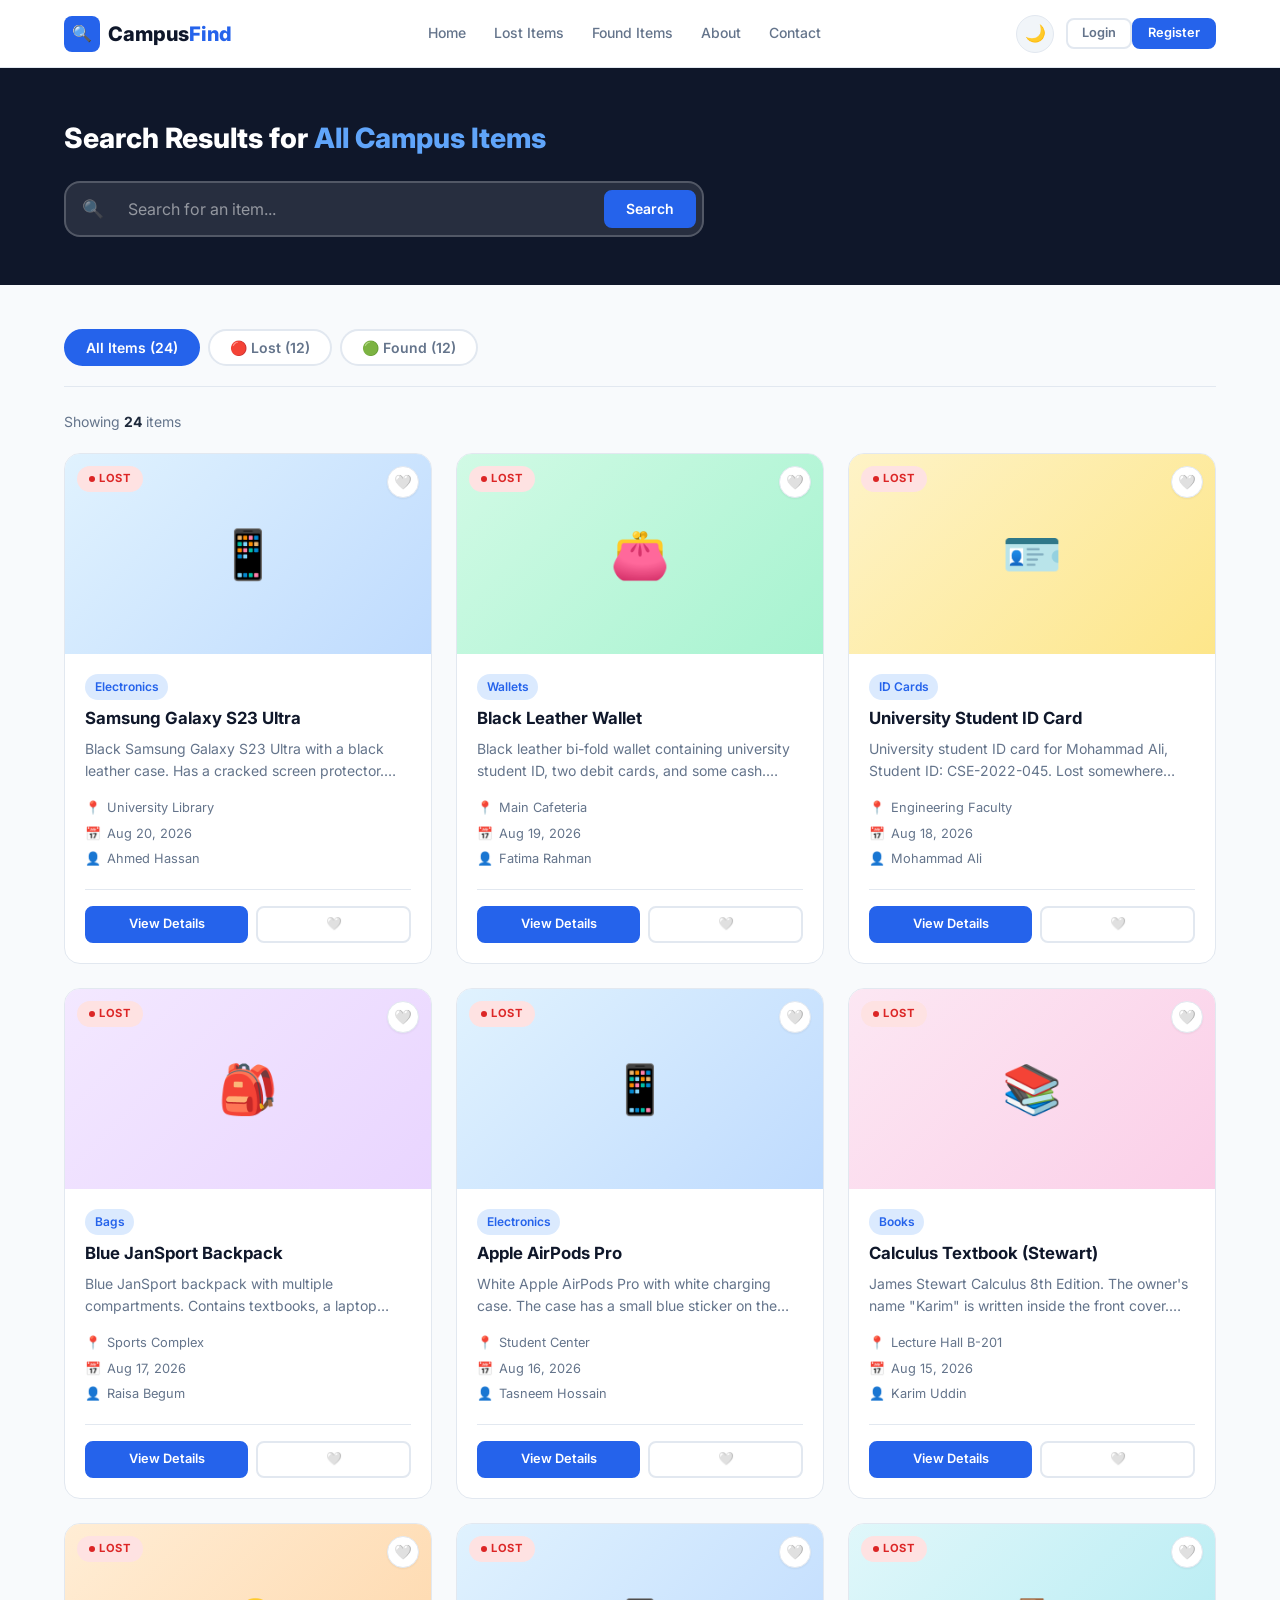
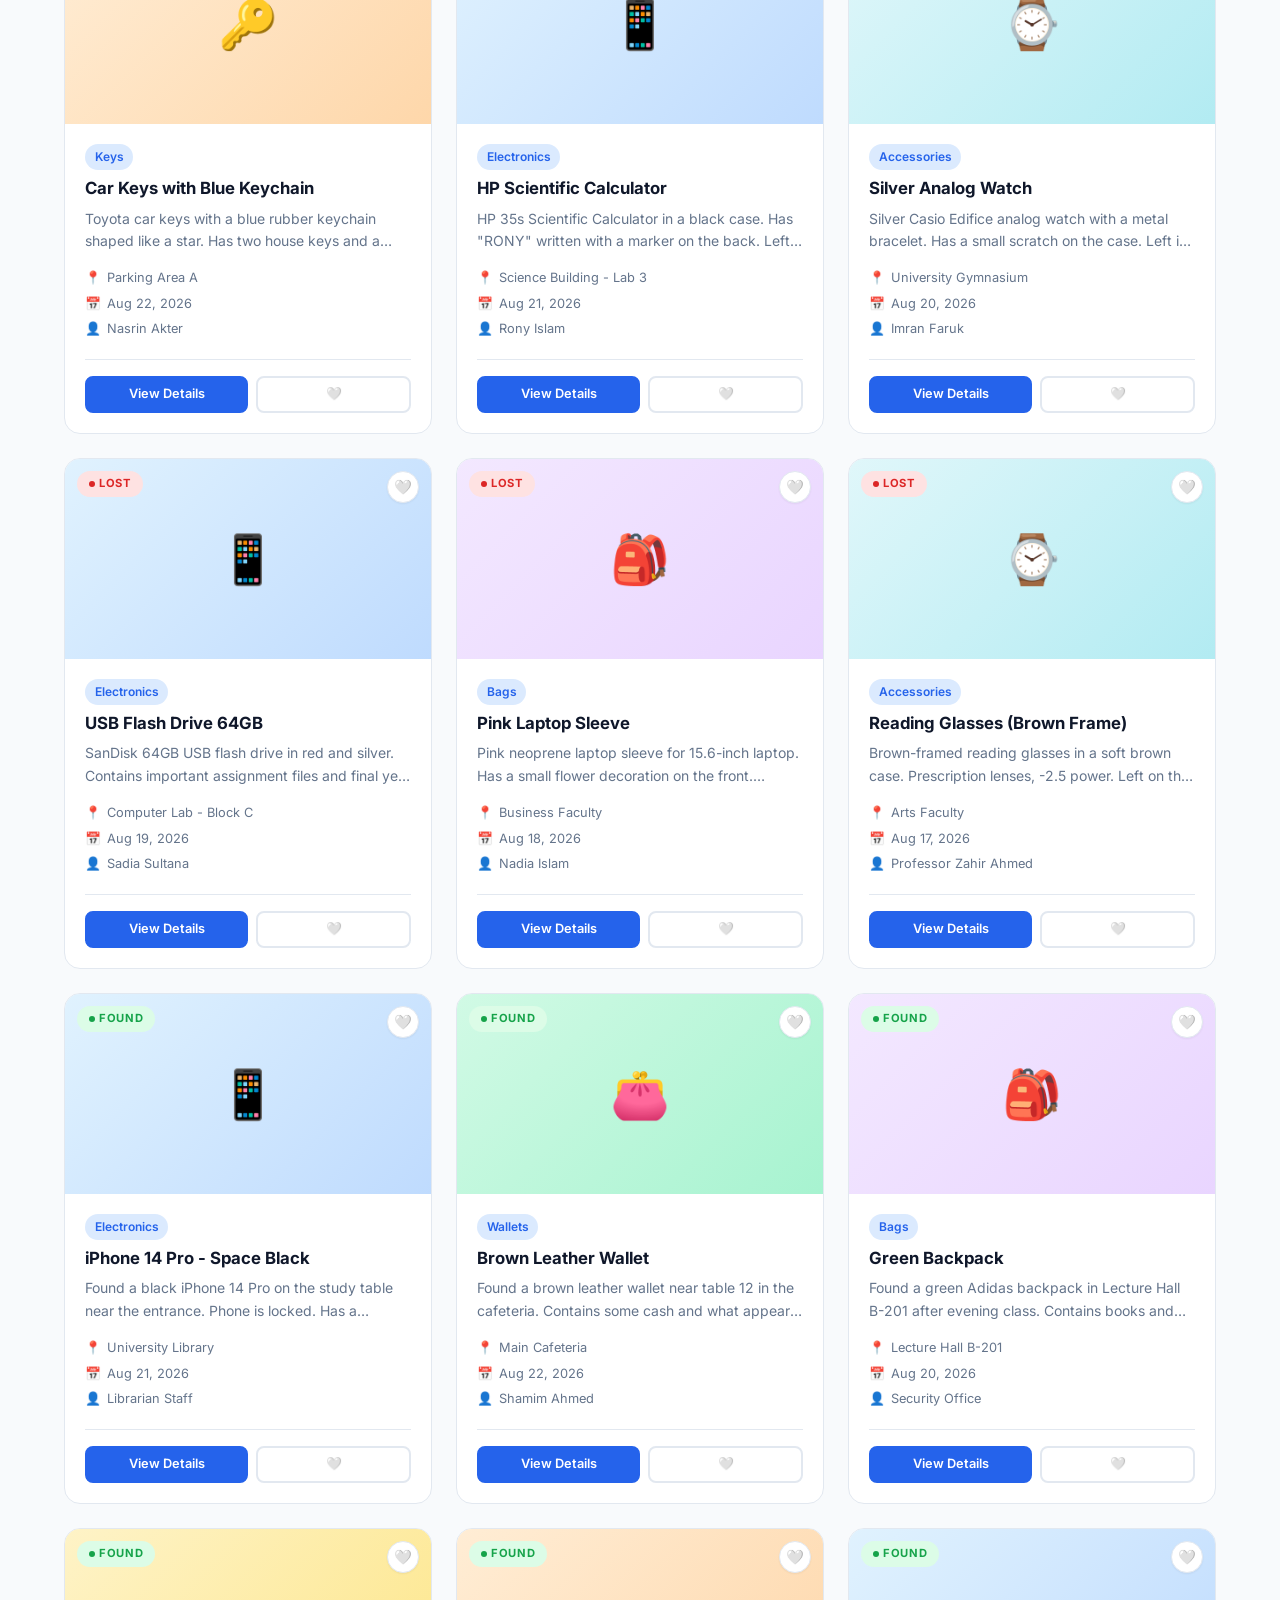
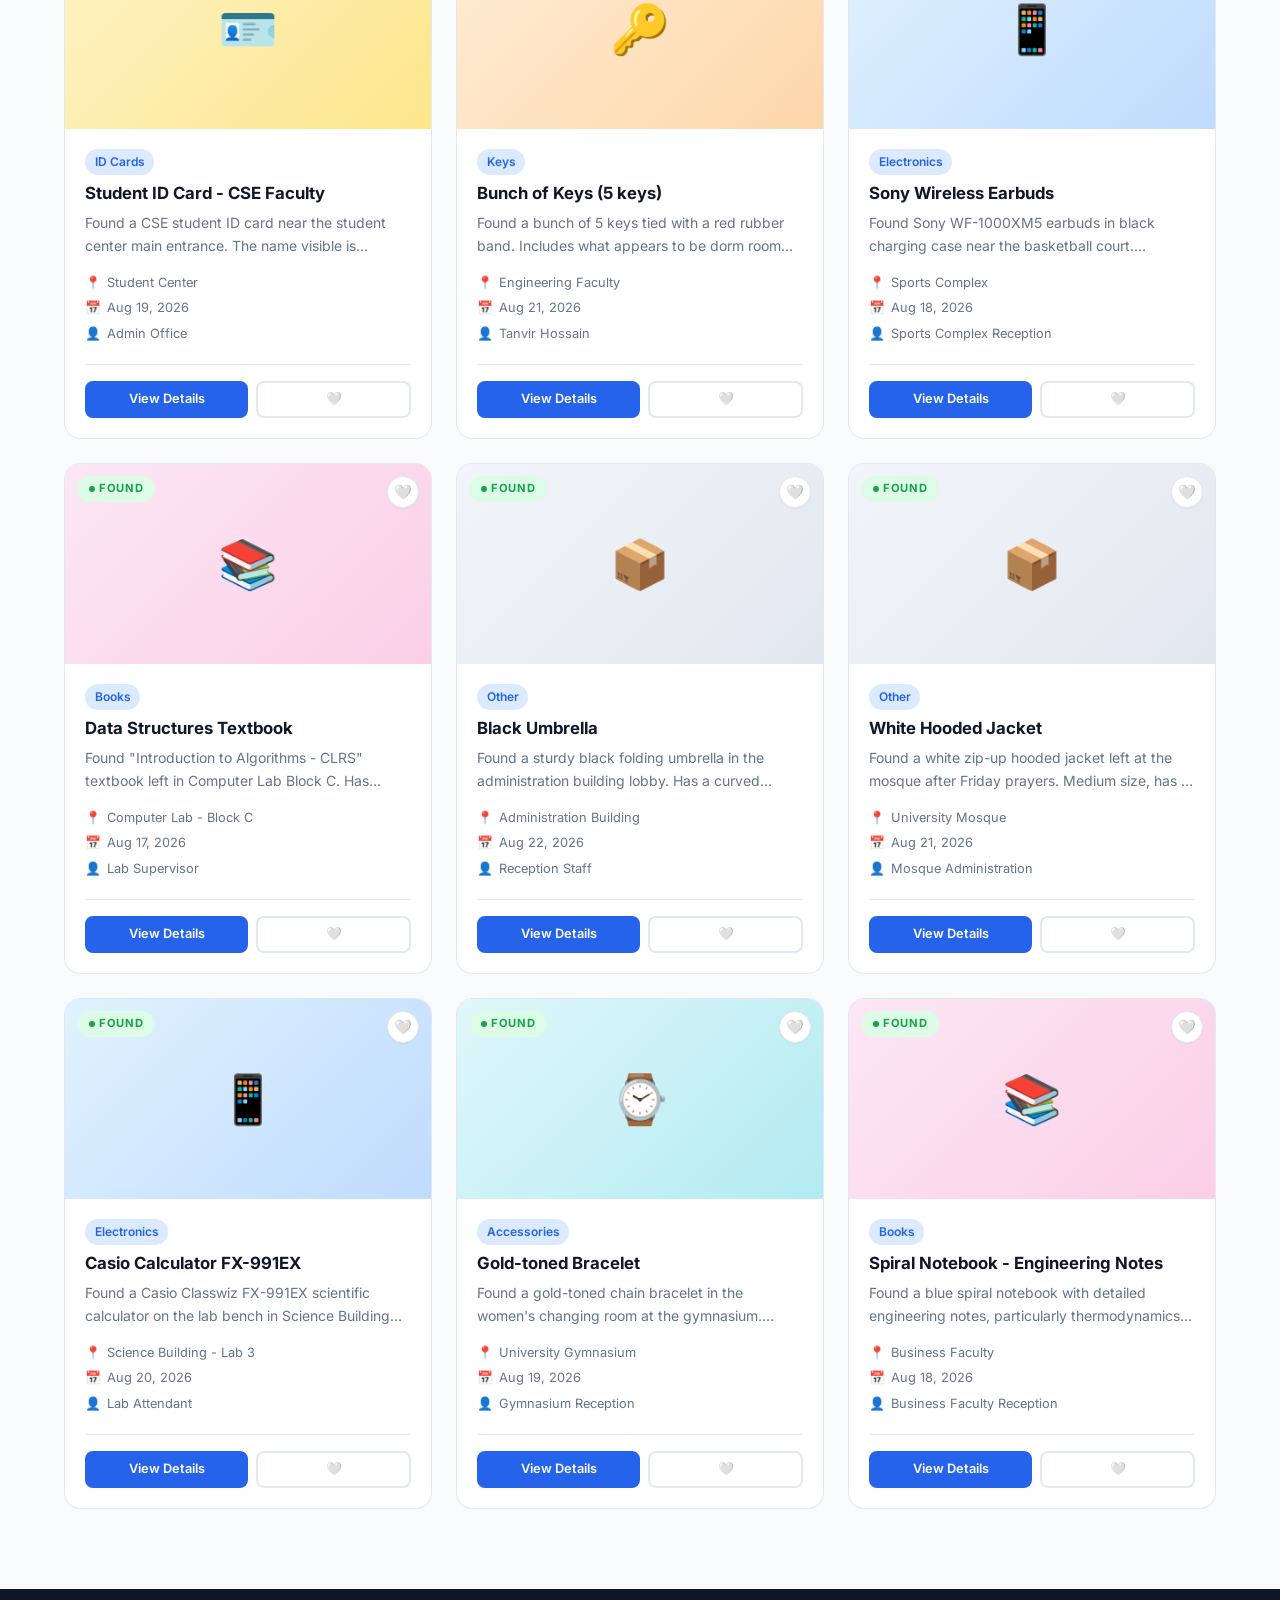
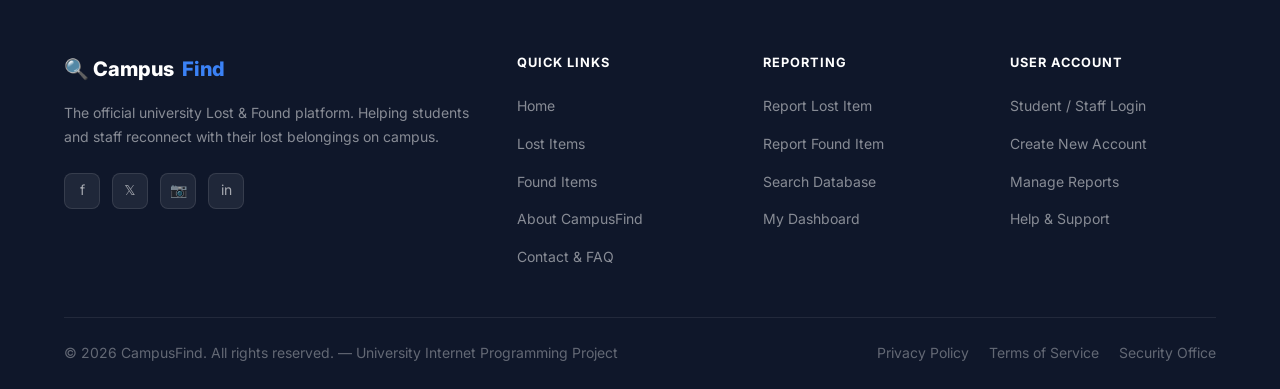
<file: search.html>
<!DOCTYPE html>
<html lang="en">

<head>
    <meta charset="UTF-8">
    <meta name="viewport" content="width=device-width, initial-scale=1.0">
    <meta name="description" content="Search for lost and found items on campus.">
    <title>Search Results — CampusFind</title>
    <link rel="stylesheet" href="css/style.css">
    <link rel="stylesheet" href="css/components.css">
    <link rel="stylesheet" href="css/responsive.css">
    <script>
        (function(){try{const t=localStorage.getItem('campusfind_theme')||'light';if(t==='dark')document.documentElement.setAttribute('data-theme','dark');}catch(e){}})();
    </script>
</head>

<body>
    <nav class="navbar" role="navigation">
        <div class="container navbar-inner">
            <a href="index.html" class="navbar-logo">
                <div class="logo-icon">🔍</div>
                <div class="logo-text">Campus<span>Find</span></div>
            </a>
            <ul class="navbar-links">
                <li><a href="index.html">Home</a></li>
                <li><a href="lost-items.html">Lost Items</a></li>
                <li><a href="found-items.html">Found Items</a></li>
                <li><a href="about.html">About</a></li>
                <li><a href="contact.html">Contact</a></li>
            </ul>
            <div class="navbar-actions">
                <button class="theme-toggle" id="theme-toggle" aria-label="Switch to dark mode" title="Switch to dark mode">
                    <span class="icon-moon" aria-hidden="true">🌙</span>
                    <span class="icon-sun" aria-hidden="true">☀️</span>
                </button>
                <div id="nav-guest-btns"><a href="login.html" class="btn btn-ghost btn-sm">Login</a><a
                        href="register.html" class="btn btn-primary btn-sm">Register</a></div>
                <div id="nav-user-info" class="nav-user-info hidden"><a href="dashboard.html" class="nav-avatar">U</a><a
                        href="dashboard.html" class="user-name"
                        style="font-weight:600;color:var(--text);">User</a><button class="btn btn-ghost btn-sm"
                        data-action="logout">Logout</button></div>
            </div>
            <button class="hamburger" id="hamburger"
                aria-label="Toggle menu"><span></span><span></span><span></span></button>
        </div>
    </nav>
    <div class="mobile-nav" id="mobile-nav">
        <ul class="mobile-nav-links">
            <li><a href="index.html">🏠 Home</a></li>
            <li><a href="lost-items.html">🔴 Lost Items</a></li>
            <li><a href="found-items.html">🟢 Found Items</a></li>
            <li><a href="about.html">ℹ️ About</a></li>
            <li><a href="contact.html">📞 Contact</a></li>
            <li><a href="dashboard.html">📊 Dashboard</a></li>
        </ul>
        <div class="mobile-nav-actions" id="mobile-guest-btns"><a href="login.html" class="btn btn-ghost">Login</a><a
                href="register.html" class="btn btn-primary">Register</a></div>
        <div class="mobile-nav-actions hidden" id="mobile-user-info" style="flex-direction:column;gap:.5rem;"><span
                class="user-name" style="font-weight:600;">User</span>
            <div style="display:flex;gap:.75rem;"><a href="dashboard.html" class="btn btn-primary"
                    style="flex:1;">Dashboard</a><button class="btn btn-ghost" data-action="logout"
                    style="flex:1;">Logout</button></div>
        </div>
    </div>
    <div class="overlay" id="nav-overlay"></div>

    <div class="search-hero">
        <div class="container">
            <h1 class="search-hero-title">Search Results for <span id="search-query-display"
                    style="color:#60A5FA;"></span></h1>
            <form id="search-form" role="search">
                <div class="search-bar-wrap">
                    <span class="search-icon">🔍</span>
                    <input type="search" id="main-search-input" placeholder="Search for an item..."
                        aria-label="Search items">
                    <button type="submit" class="btn btn-primary" style="margin:0.35rem;flex-shrink:0;">Search</button>
                </div>
            </form>
        </div>
    </div>

    <main class="section" style="padding-top:1.5rem;">
        <div class="container">
            <div class="search-tabs" role="tablist">
                <button class="search-tab active" data-tab="all" role="tab">All Items</button>
                <button class="search-tab" data-tab="lost" role="tab">🔴 Lost</button>
                <button class="search-tab" data-tab="found" role="tab">🟢 Found</button>
            </div>
            <div class="results-header">
                <p class="results-count" id="results-count"></p>
            </div>
            <div class="items-grid" id="items-grid"></div>
        </div>
    </main>

    <footer class="footer" role="contentinfo">
        <div class="container">
            <div class="footer-grid">
                <div class="footer-brand">
                    <div class="logo">🔍 Campus<span>Find</span></div>
                    <p>The official university Lost & Found platform. Helping students and staff reconnect with their lost belongings on campus.</p>
                    <div class="social-links">
                        <a href="#" class="social-link" aria-label="Facebook">f</a>
                        <a href="#" class="social-link" aria-label="Twitter">𝕏</a>
                        <a href="#" class="social-link" aria-label="Instagram">📷</a>
                        <a href="#" class="social-link" aria-label="LinkedIn">in</a>
                    </div>
                </div>
                <div class="footer-col">
                    <h4>Quick Links</h4>
                    <ul>
                        <li><a href="index.html">Home</a></li>
                        <li><a href="lost-items.html">Lost Items</a></li>
                        <li><a href="found-items.html">Found Items</a></li>
                        <li><a href="about.html">About CampusFind</a></li>
                        <li><a href="contact.html">Contact & FAQ</a></li>
                    </ul>
                </div>
                <div class="footer-col">
                    <h4>Reporting</h4>
                    <ul>
                        <li><a href="report-lost.html">Report Lost Item</a></li>
                        <li><a href="report-found.html">Report Found Item</a></li>
                        <li><a href="search.html">Search Database</a></li>
                        <li><a href="dashboard.html">My Dashboard</a></li>
                    </ul>
                </div>
                <div class="footer-col">
                    <h4>User Account</h4>
                    <ul>
                        <li><a href="login.html">Student / Staff Login</a></li>
                        <li><a href="register.html">Create New Account</a></li>
                        <li><a href="dashboard.html">Manage Reports</a></li>
                        <li><a href="contact.html">Help & Support</a></li>
                    </ul>
                </div>
            </div>
            <div class="footer-bottom">
                <p>© 2026 CampusFind. All rights reserved. — University Internet Programming Project</p>
                <div class="footer-bottom-links">
                    <a href="about.html">Privacy Policy</a>
                    <a href="about.html">Terms of Service</a>
                    <a href="contact.html">Security Office</a>
                </div>
            </div>
        </div>
    </footer>
    <script src="js/data.js"></script>
    <script src="js/app.js"></script>
    <script src="js/search.js"></script>
    <script>document.addEventListener('DOMContentLoaded', initSearchPage);</script>
</body>

</html>
</file>
<file: css/style.css>
@import url('https://fonts.googleapis.com/css2?family=Inter:wght@300;400;500;600;700;800&display=swap');

:root {
  --primary: #2563EB;
  --primary-dark: #1D4ED8;
  --primary-light: #DBEAFE;
  --secondary: #3B82F6;
  --dark: #0F172A;
  --bg: #F8FAFC;
  --surface: #FFFFFF;
  --surface-raised: #F1F5F9;
  --white: #FFFFFF;
  --text: #1E293B;
  --text-muted: #64748B;
  --heading: #0F172A;
  --border: #E2E8F0;
  --input-bg: #FFFFFF;
  --card-bg: #FFFFFF;
  --success: #16A34A;
  --success-light: #DCFCE7;
  --warning: #F59E0B;
  --warning-light: #FEF3C7;
  --danger: #DC2626;
  --danger-light: #FEE2E2;
  --info: #0891B2;
  --info-light: #CFFAFE;
  --radius-sm: 0.375rem;
  --radius: 0.5rem;
  --radius-md: 0.75rem;
  --radius-lg: 1rem;
  --radius-xl: 1.5rem;
  --radius-full: 9999px;
  --shadow-sm: 0 1px 2px rgba(0,0,0,0.05);
  --shadow: 0 1px 3px rgba(0,0,0,0.1), 0 1px 2px rgba(0,0,0,0.06);
  --shadow-md: 0 4px 6px -1px rgba(0,0,0,0.1), 0 2px 4px -1px rgba(0,0,0,0.06);
  --shadow-lg: 0 10px 15px -3px rgba(0,0,0,0.1), 0 4px 6px -2px rgba(0,0,0,0.05);
  --shadow-xl: 0 20px 25px -5px rgba(0,0,0,0.1), 0 10px 10px -5px rgba(0,0,0,0.04);
  --font: 'Inter', system-ui, -apple-system, sans-serif;
  --transition: all 0.2s ease;
  --transition-slow: all 0.35s ease;
  --container: 1200px;
  --navbar-height: 68px;
}

[data-theme="dark"] {
  --primary: #3B82F6;
  --primary-dark: #2563EB;
  --primary-light: rgba(59, 130, 246, 0.18);
  --secondary: #60A5FA;
  --dark: #F8FAFC;
  --bg: #0B1120;
  --surface: #1E293B;
  --surface-raised: #283548;
  --text: #F1F5F9;
  --text-muted: #94A3B8;
  --heading: #FFFFFF;
  --border: #334155;
  --input-bg: #131D2E;
  --card-bg: #1E293B;
  --success-light: rgba(22, 163, 74, 0.2);
  --warning-light: rgba(245, 158, 11, 0.2);
  --danger-light: rgba(220, 38, 38, 0.2);
  --info-light: rgba(8, 145, 178, 0.2);
  --shadow-sm: 0 1px 2px rgba(0,0,0,0.3);
  --shadow: 0 1px 3px rgba(0,0,0,0.4), 0 1px 2px rgba(0,0,0,0.3);
  --shadow-md: 0 4px 6px -1px rgba(0,0,0,0.4), 0 2px 4px -1px rgba(0,0,0,0.3);
  --shadow-lg: 0 10px 15px -3px rgba(0,0,0,0.5), 0 4px 6px -2px rgba(0,0,0,0.4);
  --shadow-xl: 0 20px 25px -5px rgba(0,0,0,0.6), 0 10px 10px -5px rgba(0,0,0,0.4);
}

*,*::before,*::after { box-sizing: border-box; margin: 0; padding: 0; }
html { scroll-behavior: smooth; -webkit-text-size-adjust: 100%; }
body { font-family: var(--font); font-size: 1rem; color: var(--text); background: var(--bg); line-height: 1.6; -webkit-font-smoothing: antialiased; overflow-x: hidden; }
body, .navbar, .mobile-nav, .item-card, .category-card, .form-container, .modal, .dashboard-stat, .dashboard-panel, .dashboard-sidebar, .auth-card, .about-card, .contact-info-card, .filters-bar, .search-section, .btn, input, textarea, select {
  transition: background-color 0.25s ease, border-color 0.25s ease, color 0.25s ease, box-shadow 0.25s ease;
}
img { max-width: 100%; height: auto; display: block; }
a { color: inherit; text-decoration: none; }
ul,ol { list-style: none; }
button { cursor: pointer; border: none; background: none; font-family: var(--font); }
input,textarea,select { font-family: var(--font); }

.container { max-width: var(--container); margin: 0 auto; padding: 0 1.5rem; }
.section { padding: 5rem 0; }
.bg-white { background: var(--surface); }
.bg-bg { background: var(--bg); }
.text-center { text-align: center; }
.hidden { display: none !important; }
.overlay { position: fixed; inset: 0; background: rgba(0,0,0,0.5); z-index: 998; opacity: 0; pointer-events: none; transition: var(--transition); }
.overlay.visible { opacity: 1; pointer-events: all; }

.section-header { text-align: center; margin-bottom: 3rem; }
.section-label { display: inline-block; font-size: 0.75rem; font-weight: 600; color: var(--primary); letter-spacing: 0.08em; text-transform: uppercase; margin-bottom: 0.75rem; }
.section-title { font-size: clamp(1.6rem, 3vw, 2.25rem); font-weight: 800; color: var(--dark); line-height: 1.25; margin-bottom: 1rem; }
.section-desc { font-size: 1.1rem; color: var(--text-muted); max-width: 600px; margin: 0 auto; line-height: 1.7; }

/* NAVBAR */
.navbar { position: sticky; top: 0; z-index: 1000; background: var(--surface); border-bottom: 1px solid var(--border); height: var(--navbar-height); box-shadow: var(--shadow-sm); }
.navbar-inner { display: flex; align-items: center; justify-content: space-between; height: 100%; }
.navbar-logo { display: flex; align-items: center; gap: 0.5rem; font-weight: 800; font-size: 1.25rem; color: var(--dark); flex-shrink: 0; }
.navbar-logo .logo-icon { width: 36px; height: 36px; background: var(--primary); border-radius: var(--radius); display: flex; align-items: center; justify-content: center; color: var(--white); font-size: 1rem; }
.navbar-logo .logo-text span { color: var(--primary); }
.navbar-links { display: flex; align-items: center; gap: 0.25rem; list-style: none; }
.navbar-links a { display: flex; align-items: center; gap: 0.25rem; padding: 0.5rem 0.75rem; border-radius: var(--radius-sm); font-size: 0.875rem; font-weight: 500; color: var(--text-muted); transition: var(--transition); }
.navbar-links a:hover, .navbar-links a.active { color: var(--primary); background: var(--primary-light); }
.navbar-actions { display: flex; align-items: center; gap: 0.75rem; flex-shrink: 0; }
.nav-user-info { display: flex; align-items: center; gap: 0.5rem; font-size: 0.875rem; font-weight: 500; color: var(--text); }
.nav-avatar { width: 34px; height: 34px; background: var(--primary); border-radius: var(--radius-full); display: flex; align-items: center; justify-content: center; color: var(--white); font-size: 0.875rem; font-weight: 700; cursor: pointer; }

/* THEME TOGGLE */
.theme-toggle {
  display: inline-flex;
  align-items: center;
  justify-content: center;
  width: 38px;
  height: 38px;
  border-radius: var(--radius-full);
  background: var(--surface-raised);
  border: 1.5px solid var(--border);
  color: var(--text);
  font-size: 1.05rem;
  cursor: pointer;
  transition: var(--transition);
  flex-shrink: 0;
  position: relative;
  overflow: hidden;
  line-height: 1;
}
.theme-toggle:hover {
  border-color: var(--primary);
  background: var(--primary-light);
  transform: translateY(-1px);
}
.theme-toggle:focus-visible {
  outline: 2px solid var(--primary);
  outline-offset: 2px;
}
.theme-toggle .icon-sun {
  display: none;
}
.theme-toggle .icon-moon {
  display: inline-block;
}
[data-theme="dark"] .theme-toggle .icon-sun {
  display: inline-block;
}
[data-theme="dark"] .theme-toggle .icon-moon {
  display: none;
}

.hamburger { display: none; flex-direction: column; gap: 5px; cursor: pointer; padding: 0.5rem; border-radius: var(--radius-sm); transition: var(--transition); }
.hamburger span { display: block; width: 22px; height: 2px; background: var(--text); border-radius: 2px; transition: var(--transition); }
.hamburger.open span:nth-child(1) { transform: translateY(7px) rotate(45deg); }
.hamburger.open span:nth-child(2) { opacity: 0; transform: translateX(-8px); }
.hamburger.open span:nth-child(3) { transform: translateY(-7px) rotate(-45deg); }
.mobile-nav { display: block; position: fixed; top: var(--navbar-height); left: 0; right: 0; background: var(--surface); border-bottom: 1px solid var(--border); z-index: 999; padding: 1rem; box-shadow: var(--shadow-lg); transform: translateY(-110%); opacity: 0; pointer-events: none; transition: var(--transition-slow); }
.mobile-nav.open { transform: translateY(0); opacity: 1; pointer-events: all; }
.mobile-nav-links { display: flex; flex-direction: column; gap: 0.25rem; margin-bottom: 1rem; }
.mobile-nav-links a { display: block; padding: 0.75rem 1rem; border-radius: var(--radius); font-size: 1rem; font-weight: 500; color: var(--text); transition: var(--transition); }
.mobile-nav-links a:hover, .mobile-nav-links a.active { color: var(--primary); background: var(--primary-light); }
.mobile-nav-actions { display: flex; gap: 0.75rem; padding-top: 1rem; border-top: 1px solid var(--border); }
.mobile-nav-actions .btn { flex: 1; }

/* HERO */
.hero { background: linear-gradient(135deg, #0F172A 0%, #1E3A5F 50%, #1D4ED8 100%); color: var(--white); padding: 6rem 0 5rem; position: relative; overflow: hidden; }
.hero::before { content: ''; position: absolute; top: -40%; right: -10%; width: 700px; height: 700px; background: radial-gradient(circle, rgba(59,130,246,0.15) 0%, transparent 70%); pointer-events: none; }
.hero-inner { display: grid; grid-template-columns: 1fr 1fr; gap: 3rem; align-items: center; position: relative; z-index: 1; }
.hero-badge { display: inline-flex; align-items: center; gap: 0.5rem; background: rgba(255,255,255,0.1); border: 1px solid rgba(255,255,255,0.15); border-radius: var(--radius-full); padding: 0.5rem 1rem; font-size: 0.875rem; font-weight: 500; margin-bottom: 1.5rem; color: rgba(255,255,255,0.9); }
.hero-badge .dot { width: 8px; height: 8px; border-radius: 50%; background: #4ADE80; animation: pulse-dot 2s infinite; }
@keyframes pulse-dot { 0%,100% { opacity:1; transform: scale(1); } 50% { opacity:.6; transform: scale(1.2); } }
.hero-title { font-size: clamp(2rem, 4vw, 3.25rem); font-weight: 800; line-height: 1.15; margin-bottom: 1.25rem; letter-spacing: -0.02em; }
.hero-title .highlight { color: #60A5FA; }
.hero-desc { font-size: 1.1rem; color: rgba(255,255,255,0.75); line-height: 1.7; margin-bottom: 2rem; max-width: 500px; }
.hero-actions { display: flex; gap: 1rem; flex-wrap: wrap; }
.hero-visual { display: flex; justify-content: center; align-items: center; }
.hero-illustration { width: 100%; max-width: 440px; background: rgba(255,255,255,0.06); border: 1px solid rgba(255,255,255,0.12); border-radius: var(--radius-xl); padding: 2rem; }
.hero-cards-preview { display: flex; flex-direction: column; gap: 1rem; }
.preview-card { background: rgba(255,255,255,0.08); border: 1px solid rgba(255,255,255,0.1); border-radius: var(--radius-md); padding: 1rem; display: flex; align-items: center; gap: 0.75rem; transition: var(--transition); }
.preview-card:hover { background: rgba(255,255,255,0.12); transform: translateX(4px); }
.preview-card-icon { width: 44px; height: 44px; border-radius: var(--radius); display: flex; align-items: center; justify-content: center; font-size: 1.3rem; flex-shrink: 0; }
.preview-card-icon.lost { background: rgba(220,38,38,0.2); }
.preview-card-icon.found { background: rgba(22,163,74,0.2); }
.preview-card-icon.resolved { background: rgba(37,99,235,0.2); }
.preview-card-info .label { font-size: 0.7rem; color: rgba(255,255,255,0.5); text-transform: uppercase; letter-spacing: 0.06em; font-weight: 600; }
.preview-card-info .value { font-size: 0.95rem; font-weight: 600; color: var(--white); }
.preview-card-badge { margin-left: auto; font-size: 0.7rem; font-weight: 600; padding: 3px 10px; border-radius: var(--radius-full); }
.preview-card-badge.lost { background: rgba(220,38,38,0.25); color: #FCA5A5; }
.preview-card-badge.found { background: rgba(22,163,74,0.25); color: #86EFAC; }
.preview-card-badge.resolved { background: rgba(37,99,235,0.25); color: #93C5FD; }

/* SEARCH */
.search-section { background: var(--surface); padding: 2.5rem 0; border-bottom: 1px solid var(--border); }
.search-bar-wrap { display: flex; align-items: center; background: var(--input-bg); border: 2px solid var(--border); border-radius: var(--radius-lg); overflow: hidden; transition: var(--transition); max-width: 700px; margin: 0 auto; }
.search-bar-wrap:focus-within { border-color: var(--primary); box-shadow: 0 0 0 4px rgba(37,99,235,0.1); }
.search-bar-wrap .search-icon { padding: 0 1rem; color: var(--text-muted); font-size: 1.1rem; flex-shrink: 0; }
.search-bar-wrap input { flex: 1; border: none; background: transparent; padding: 1rem 0.5rem; font-size: 1rem; color: var(--text); outline: none; }
.search-bar-wrap input::placeholder { color: var(--text-muted); }

/* STATS */
.stats-section { background: var(--primary); padding: 3rem 0; }
.stats-grid { display: grid; grid-template-columns: repeat(4, 1fr); gap: 2rem; text-align: center; }
.stat-item { color: var(--white); }
.stat-number { font-size: 2.5rem; font-weight: 800; line-height: 1; margin-bottom: 0.5rem; letter-spacing: -0.02em; }
.stat-label { font-size: 0.875rem; font-weight: 500; color: rgba(255,255,255,0.75); }

/* CATEGORIES */
.categories-grid { display: grid; grid-template-columns: repeat(8, 1fr); gap: 1rem; }
.category-card { display: flex; flex-direction: column; align-items: center; gap: 0.75rem; padding: 1.25rem 0.75rem; background: var(--surface); border: 1px solid var(--border); border-radius: var(--radius-lg); cursor: pointer; transition: var(--transition-slow); text-align: center; }
.category-card:hover { border-color: var(--primary); box-shadow: var(--shadow-md); transform: translateY(-3px); }
.category-card:hover .category-icon { background: var(--primary); color: var(--white); }
.category-icon { width: 52px; height: 52px; border-radius: var(--radius-md); background: var(--primary-light); color: var(--primary); display: flex; align-items: center; justify-content: center; font-size: 1.4rem; transition: var(--transition); }
.category-name { font-size: 0.8rem; font-weight: 600; color: var(--text); }

/* ITEMS GRID */
.items-grid { display: grid; grid-template-columns: repeat(3, 1fr); gap: 1.5rem; }

/* HOW IT WORKS */
.how-bg { background: #0F172A; }
[data-theme="dark"] .how-bg { background: #070B14; }
.steps-grid { display: grid; grid-template-columns: repeat(4, 1fr); gap: 1.5rem; position: relative; }
.step-card { background: rgba(255,255,255,0.04); border: 1px solid rgba(255,255,255,0.08); border-radius: var(--radius-xl); padding: 2rem 1.5rem; text-align: center; transition: var(--transition-slow); }
.step-card:hover { background: rgba(255,255,255,0.08); border-color: var(--primary); transform: translateY(-4px); }
.step-number { width: 50px; height: 50px; border-radius: 50%; background: var(--primary); color: var(--white); font-size: 1.25rem; font-weight: 800; display: flex; align-items: center; justify-content: center; margin: 0 auto 1rem; box-shadow: 0 0 0 6px rgba(37,99,235,0.2); }
.step-icon { font-size: 2rem; margin-bottom: 1rem; }
.step-title { font-size: 1.1rem; font-weight: 700; color: var(--white); margin-bottom: 0.75rem; }
.step-desc { font-size: 0.875rem; color: rgba(255,255,255,0.6); line-height: 1.6; }

/* CTA */
.cta-section { background: linear-gradient(135deg, var(--primary) 0%, var(--primary-dark) 100%); padding: 5rem 0; text-align: center; }
.cta-title { font-size: clamp(1.75rem, 3vw, 2.5rem); font-weight: 800; color: var(--white); margin-bottom: 1rem; letter-spacing: -0.02em; }
.cta-desc { font-size: 1.1rem; color: rgba(255,255,255,0.8); margin-bottom: 2rem; max-width: 500px; margin-left: auto; margin-right: auto; }
.cta-actions { display: flex; gap: 1rem; justify-content: center; flex-wrap: wrap; }

/* FOOTER */
.footer { background: #0F172A; color: rgba(255,255,255,0.8); padding: 4rem 0 0; }
[data-theme="dark"] .footer { background: #070B14; }
.footer-grid { display: grid; grid-template-columns: 2fr 1fr 1fr 1fr; gap: 2.5rem; padding-bottom: 3rem; border-bottom: 1px solid rgba(255,255,255,0.08); }
.footer-brand .logo { font-size: 1.25rem; font-weight: 800; color: var(--white); margin-bottom: 1rem; display: flex; align-items: center; gap: 0.5rem; }
.footer-brand .logo span { color: var(--secondary); }
.footer-brand p { font-size: 0.875rem; color: rgba(255,255,255,0.5); line-height: 1.7; margin-bottom: 1.5rem; }
.social-links { display: flex; gap: 0.75rem; }
.social-link { width: 36px; height: 36px; border-radius: var(--radius); background: rgba(255,255,255,0.07); border: 1px solid rgba(255,255,255,0.1); display: flex; align-items: center; justify-content: center; color: rgba(255,255,255,0.6); font-size: 0.875rem; transition: var(--transition); }
.social-link:hover { background: var(--primary); border-color: var(--primary); color: var(--white); }
.footer-col h4 { font-size: 0.8rem; font-weight: 700; color: var(--white); text-transform: uppercase; letter-spacing: 0.08em; margin-bottom: 1.25rem; }
.footer-col ul { display: flex; flex-direction: column; gap: 0.75rem; }
.footer-col ul li a { font-size: 0.875rem; color: rgba(255,255,255,0.5); transition: var(--transition); }
.footer-col ul li a:hover { color: var(--white); }
.footer-bottom { padding: 1.5rem 0; display: flex; align-items: center; justify-content: space-between; gap: 1rem; flex-wrap: wrap; }
.footer-bottom p { font-size: 0.875rem; color: rgba(255,255,255,0.35); }
.footer-bottom-links { display: flex; gap: 1.25rem; }
.footer-bottom-links a { font-size: 0.875rem; color: rgba(255,255,255,0.35); transition: var(--transition); }
.footer-bottom-links a:hover { color: rgba(255,255,255,0.7); }

/* PAGE HEADER */
.page-header { background: linear-gradient(135deg, #0F172A 0%, #1E3A5F 100%); padding: 4rem 0 3rem; color: var(--white); position: relative; overflow: hidden; }
[data-theme="dark"] .page-header { background: linear-gradient(135deg, #070B14 0%, #132742 100%); }
.page-header::before { content: ''; position: absolute; top: -30%; right: -5%; width: 400px; height: 400px; background: radial-gradient(circle, rgba(59,130,246,0.12) 0%, transparent 70%); pointer-events: none; }
.page-header-inner { position: relative; z-index: 1; }
.breadcrumb { display: flex; align-items: center; gap: 0.5rem; font-size: 0.875rem; color: rgba(255,255,255,0.55); margin-bottom: 1rem; }
.breadcrumb a { color: rgba(255,255,255,0.55); transition: var(--transition); }
.breadcrumb a:hover { color: rgba(255,255,255,0.9); }
.breadcrumb .sep { color: rgba(255,255,255,0.3); }
.page-title { font-size: clamp(1.75rem, 3vw, 2.75rem); font-weight: 800; color: var(--white); margin-bottom: 0.75rem; letter-spacing: -0.02em; }
.page-subtitle { font-size: 1.1rem; color: rgba(255,255,255,0.65); }

/* FILTERS */
.filters-bar { background: var(--surface); border-bottom: 1px solid var(--border); padding: 1.25rem 0; position: sticky; top: var(--navbar-height); z-index: 99; box-shadow: var(--shadow-sm); }
.filters-inner { display: flex; gap: 1rem; align-items: center; flex-wrap: wrap; }
.filter-group { display: flex; align-items: center; gap: 0.5rem; }
.filter-group label { font-size: 0.8rem; font-weight: 600; color: var(--text-muted); white-space: nowrap; flex-shrink: 0; }
.filter-select { border: 1px solid var(--border); border-radius: var(--radius); padding: 0.5rem 0.75rem; font-size: 0.875rem; color: var(--text); background: var(--input-bg); outline: none; cursor: pointer; transition: var(--transition); }
.filter-select:focus { border-color: var(--primary); box-shadow: 0 0 0 3px rgba(37,99,235,0.1); }
.filters-search { display: flex; align-items: center; border: 1px solid var(--border); border-radius: var(--radius); background: var(--input-bg); overflow: hidden; flex: 2; min-width: 200px; transition: var(--transition); }
.filters-search:focus-within { border-color: var(--primary); box-shadow: 0 0 0 3px rgba(37,99,235,0.1); }
.filters-search .search-icon { padding: 0.5rem 0.75rem; color: var(--text-muted); flex-shrink: 0; }
.filters-search input { border: none; background: transparent; padding: 0.5rem 0.5rem 0.5rem 0; font-size: 0.875rem; color: var(--text); outline: none; flex: 1; min-width: 0; }
.filters-search input::placeholder { color: var(--text-muted); }
.results-header { display: flex; align-items: center; justify-content: space-between; padding: 1.5rem 0 1.25rem; gap: 1rem; flex-wrap: wrap; }
.results-count { font-size: 0.875rem; color: var(--text-muted); }
.results-count strong { color: var(--text); font-weight: 700; }

/* EMPTY STATE */
.empty-state { text-align: center; padding: 5rem 2rem; grid-column: 1 / -1; }
.empty-icon { font-size: 4rem; margin-bottom: 1.25rem; opacity: 0.4; }
.empty-title { font-size: 1.25rem; font-weight: 700; color: var(--dark); margin-bottom: 0.75rem; }
.empty-desc { font-size: 1rem; color: var(--text-muted); margin-bottom: 1.5rem; }
</file>
<file: css/components.css>
/* ============================================================
   CampusFind – components.css  
   Buttons, Cards, Badges, Forms, Modals, Toasts,
   Dashboard, About, Contact, Auth pages
   ============================================================ */

/* BUTTONS */
.btn {
    display: inline-flex;
    align-items: center;
    justify-content: center;
    gap: 0.5rem;
    padding: 0.625rem 1.25rem;
    border-radius: var(--radius);
    font-size: 0.875rem;
    font-weight: 600;
    line-height: 1;
    transition: var(--transition);
    cursor: pointer;
    border: 2px solid transparent;
    white-space: nowrap;
}

.btn:disabled {
    opacity: 0.5;
    cursor: not-allowed;
    pointer-events: none;
}

.btn-sm {
    padding: 0.45rem 0.875rem;
    font-size: 0.8rem;
}

.btn-lg {
    padding: 0.875rem 1.75rem;
    font-size: 1rem;
}

.btn-primary {
    background: var(--primary);
    color: var(--white);
    border-color: var(--primary);
}

.btn-primary:hover {
    background: var(--primary-dark);
    border-color: var(--primary-dark);
    transform: translateY(-1px);
    box-shadow: 0 4px 12px rgba(37, 99, 235, 0.35);
}

.btn-secondary {
    background: var(--surface);
    color: var(--primary);
    border-color: var(--primary);
}

.btn-secondary:hover {
    background: var(--primary-light);
    transform: translateY(-1px);
}

.btn-outline {
    background: transparent;
    color: var(--white);
    border-color: rgba(255, 255, 255, 0.4);
}

.btn-outline:hover {
    background: rgba(255, 255, 255, 0.1);
    border-color: rgba(255, 255, 255, 0.7);
}

.btn-ghost {
    background: transparent;
    color: var(--text-muted);
    border-color: var(--border);
}

.btn-ghost:hover {
    background: var(--bg);
    color: var(--text);
}

.btn-danger {
    background: var(--danger);
    color: var(--white);
    border-color: var(--danger);
}

.btn-danger:hover {
    background: #B91C1C;
    border-color: #B91C1C;
}

.btn-success {
    background: var(--success);
    color: var(--white);
    border-color: var(--success);
}

.btn-success:hover {
    background: #15803D;
    border-color: #15803D;
}

.btn-icon {
    padding: 0.625rem;
    min-width: 38px;
}

/* BADGES */
.badge {
    display: inline-flex;
    align-items: center;
    gap: 0.25rem;
    padding: 0.25rem 0.75rem;
    border-radius: var(--radius-full);
    font-size: 0.7rem;
    font-weight: 700;
    text-transform: uppercase;
    letter-spacing: 0.06em;
}

.badge-lost {
    background: var(--danger-light);
    color: var(--danger);
}

.badge-found {
    background: var(--success-light);
    color: var(--success);
}

.badge-pending {
    background: var(--warning-light);
    color: #92400E;
}

.badge-resolved {
    background: var(--primary-light);
    color: var(--primary-dark);
}

.badge-primary {
    background: var(--primary-light);
    color: var(--primary);
}

.badge-dot {
    width: 6px;
    height: 6px;
    border-radius: 50%;
    background: currentColor;
}

/* ITEM CARD */
.item-card {
    background: var(--surface);
    border: 1px solid var(--border);
    border-radius: var(--radius-lg);
    overflow: hidden;
    transition: var(--transition-slow);
    display: flex;
    flex-direction: column;
}

.item-card:hover {
    box-shadow: var(--shadow-lg);
    transform: translateY(-4px);
    border-color: transparent;
}

.item-card-image {
    position: relative;
    height: 200px;
    overflow: hidden;
    background: var(--bg);
}

.item-card-image img {
    width: 100%;
    height: 100%;
    object-fit: cover;
    transition: var(--transition-slow);
}

.item-card:hover .item-card-image img {
    transform: scale(1.05);
}

.item-card-badge {
    position: absolute;
    top: 0.75rem;
    left: 0.75rem;
}

.item-card-save {
    position: absolute;
    top: 0.75rem;
    right: 0.75rem;
    width: 32px;
    height: 32px;
    background: var(--surface);
    border: 1px solid var(--border);
    border-radius: 50%;
    display: flex;
    align-items: center;
    justify-content: center;
    cursor: pointer;
    font-size: 0.9rem;
    transition: var(--transition);
    box-shadow: var(--shadow-sm);
}

.item-card-save:hover {
    background: var(--danger-light);
    border-color: var(--danger);
    color: var(--danger);
}

.item-card-save.saved {
    background: var(--danger-light);
    border-color: var(--danger);
    color: var(--danger);
}

.item-card-body {
    padding: 1.25rem;
    flex: 1;
    display: flex;
    flex-direction: column;
}

.item-card-meta {
    display: flex;
    align-items: center;
    gap: 0.5rem;
    margin-bottom: 0.5rem;
    flex-wrap: wrap;
}

.item-card-category {
    font-size: 0.75rem;
    color: var(--primary);
    font-weight: 600;
    background: var(--primary-light);
    padding: 0.2rem 0.6rem;
    border-radius: var(--radius-full);
}

.item-card-title {
    font-size: 1.05rem;
    font-weight: 700;
    color: var(--dark);
    margin-bottom: 0.5rem;
    line-height: 1.3;
}

.item-card-desc {
    font-size: 0.875rem;
    color: var(--text-muted);
    line-height: 1.6;
    margin-bottom: 1rem;
    flex: 1;
    display: -webkit-box;
    -webkit-line-clamp: 2;
    -webkit-box-orient: vertical;
    overflow: hidden;
}

.item-card-info {
    display: flex;
    flex-direction: column;
    gap: 0.3rem;
    margin-bottom: 1.25rem;
}

.item-card-info-row {
    display: flex;
    align-items: center;
    gap: 0.4rem;
    font-size: 0.8rem;
    color: var(--text-muted);
}

.item-card-info-row .icon {
    font-size: 0.8rem;
    flex-shrink: 0;
}

.item-card-footer {
    display: flex;
    gap: 0.5rem;
    padding-top: 1rem;
    border-top: 1px solid var(--border);
}

.item-card-footer .btn {
    flex: 1;
}

/* IMAGE PLACEHOLDER (colored SVG-style boxes) */
.item-img-placeholder {
    width: 100%;
    height: 100%;
    display: flex;
    align-items: center;
    justify-content: center;
    font-size: 3rem;
}

.img-electronics {
    background: linear-gradient(135deg, #e0f2fe, #bfdbfe);
}

.img-id {
    background: linear-gradient(135deg, #fef3c7, #fde68a);
}

.img-bag {
    background: linear-gradient(135deg, #f3e8ff, #e9d5ff);
}

.img-books {
    background: linear-gradient(135deg, #fce7f3, #fbcfe8);
}

.img-wallet {
    background: linear-gradient(135deg, #d1fae5, #a7f3d0);
}

.img-keys {
    background: linear-gradient(135deg, #ffedd5, #fed7aa);
}

.img-accessories {
    background: linear-gradient(135deg, #e0f7fa, #b2ebf2);
}

.img-other {
    background: linear-gradient(135deg, #f1f5f9, #e2e8f0);
}

[data-theme="dark"] .img-electronics { background: linear-gradient(135deg, #132742, #1e3a8a); }
[data-theme="dark"] .img-id { background: linear-gradient(135deg, #2a2010, #78350f); }
[data-theme="dark"] .img-bag { background: linear-gradient(135deg, #241438, #581c87); }
[data-theme="dark"] .img-books { background: linear-gradient(135deg, #301020, #831843); }
[data-theme="dark"] .img-wallet { background: linear-gradient(135deg, #0d2818, #065f46); }
[data-theme="dark"] .img-keys { background: linear-gradient(135deg, #301808, #9a3412); }
[data-theme="dark"] .img-accessories { background: linear-gradient(135deg, #0e2a34, #155e75); }
[data-theme="dark"] .img-other { background: linear-gradient(135deg, #1e293b, #334155); }

/* FORMS */
.form-section {
    padding: 4rem 0;
}

.form-container {
    max-width: 780px;
    margin: 0 auto;
    background: var(--surface);
    border-radius: var(--radius-xl);
    border: 1px solid var(--border);
    box-shadow: var(--shadow-md);
    overflow: hidden;
}

.form-header {
    padding: 2rem 2.5rem;
    border-bottom: 1px solid var(--border);
    background: var(--surface-raised);
}

.form-header h2 {
    font-size: 1.5rem;
    font-weight: 800;
    color: var(--dark);
    margin-bottom: 0.25rem;
}

.form-header p {
    font-size: 0.9rem;
    color: var(--text-muted);
}

.form-body {
    padding: 2.5rem;
}

.form-row {
    display: grid;
    grid-template-columns: 1fr 1fr;
    gap: 1.25rem;
}

.form-group {
    display: flex;
    flex-direction: column;
    gap: 0.5rem;
    margin-bottom: 1.25rem;
}

.form-group.full {
    grid-column: 1 / -1;
}

.form-label {
    font-size: 0.875rem;
    font-weight: 600;
    color: var(--text);
}

.form-label .req {
    color: var(--danger);
    margin-left: 0.2rem;
}

.form-input,
.form-select,
.form-textarea {
    width: 100%;
    padding: 0.75rem 1rem;
    border: 1.5px solid var(--border);
    border-radius: var(--radius);
    font-size: 0.9rem;
    color: var(--text);
    background: var(--input-bg);
    outline: none;
    transition: var(--transition);
}

.form-input:focus,
.form-select:focus,
.form-textarea:focus {
    border-color: var(--primary);
    box-shadow: 0 0 0 3px rgba(37, 99, 235, 0.1);
}

.form-input.error,
.form-select.error,
.form-textarea.error {
    border-color: var(--danger);
    box-shadow: 0 0 0 3px rgba(220, 38, 38, 0.1);
}

.form-textarea {
    resize: vertical;
    min-height: 120px;
}

.form-hint {
    font-size: 0.75rem;
    color: var(--text-muted);
}

.form-error {
    font-size: 0.75rem;
    color: var(--danger);
    display: none;
}

.form-error.visible {
    display: block;
}

.form-section-title {
    font-size: 1rem;
    font-weight: 700;
    color: var(--dark);
    padding-bottom: 0.75rem;
    border-bottom: 1px solid var(--border);
    margin-bottom: 1.25rem;
}

.form-footer {
    padding: 1.5rem 2.5rem;
    border-top: 1px solid var(--border);
    background: var(--surface-raised);
    display: flex;
    gap: 1rem;
    justify-content: flex-end;
    align-items: center;
}

/* File Upload */
.file-upload {
    border: 2px dashed var(--border);
    border-radius: var(--radius-md);
    padding: 2rem;
    text-align: center;
    cursor: pointer;
    transition: var(--transition);
    position: relative;
}

.file-upload:hover {
    border-color: var(--primary);
    background: var(--primary-light);
}

.file-upload input[type="file"] {
    position: absolute;
    inset: 0;
    width: 100%;
    height: 100%;
    opacity: 0;
    cursor: pointer;
}

.file-upload-icon {
    font-size: 2rem;
    margin-bottom: 0.75rem;
    color: var(--text-muted);
}

.file-upload p {
    font-size: 0.9rem;
    color: var(--text-muted);
}

.file-upload span {
    font-weight: 600;
    color: var(--primary);
}

.file-preview {
    display: grid;
    grid-template-columns: repeat(3, 1fr);
    gap: 0.75rem;
    margin-top: 1rem;
}

.file-preview-item {
    aspect-ratio: 1;
    border-radius: var(--radius);
    overflow: hidden;
    position: relative;
    border: 1px solid var(--border);
}

.file-preview-item img {
    width: 100%;
    height: 100%;
    object-fit: cover;
}

/* Checkbox */
.form-check {
    display: flex;
    align-items: center;
    gap: 0.5rem;
    cursor: pointer;
}

.form-check input[type="checkbox"] {
    width: 16px;
    height: 16px;
    cursor: pointer;
    accent-color: var(--primary);
}

.form-check label {
    font-size: 0.875rem;
    color: var(--text);
    cursor: pointer;
}

/* MODAL */
.modal-backdrop {
    position: fixed;
    inset: 0;
    background: rgba(0, 0, 0, 0.65);
    backdrop-filter: blur(4px);
    -webkit-backdrop-filter: blur(4px);
    z-index: 2000;
    display: flex;
    align-items: center;
    justify-content: center;
    padding: 1.5rem;
    opacity: 0;
    pointer-events: none;
    transition: var(--transition);
    overflow-y: auto;
}

.modal-backdrop.open {
    opacity: 1;
    pointer-events: all;
}

.modal {
    position: relative;
    background: var(--surface);
    border: 1px solid var(--border);
    border-radius: var(--radius-xl);
    box-shadow: var(--shadow-xl);
    padding: 2.5rem;
    max-width: 480px;
    width: 100%;
    transform: translateY(20px) scale(0.97);
    transition: var(--transition-slow);
    text-align: center;
}

.modal-backdrop.open .modal {
    transform: translateY(0) scale(1);
}

.modal-close-btn {
    position: absolute;
    top: 1.25rem;
    right: 1.25rem;
    width: 34px;
    height: 34px;
    border-radius: 50%;
    background: var(--surface-raised);
    border: 1px solid var(--border);
    color: var(--text-muted);
    display: flex;
    align-items: center;
    justify-content: center;
    font-size: 0.95rem;
    cursor: pointer;
    transition: var(--transition);
    z-index: 10;
}

.modal-close-btn:hover {
    background: var(--danger-light);
    color: var(--danger);
    border-color: var(--danger);
}

.modal-close-btn:focus-visible {
    outline: 2px solid var(--primary);
    outline-offset: 2px;
}

.modal-icon {
    font-size: 3.5rem;
    margin-bottom: 1rem;
}

.modal-title {
    font-size: 1.5rem;
    font-weight: 800;
    color: var(--dark);
    margin-bottom: 0.75rem;
}

.modal-desc {
    font-size: 0.95rem;
    color: var(--text-muted);
    line-height: 1.6;
    margin-bottom: 2rem;
}

.modal-actions {
    display: flex;
    gap: 1rem;
    justify-content: center;
}

/* AUTH MODALS */
.modal-auth {
    text-align: left;
    max-width: 460px;
    max-height: calc(100vh - 3rem);
    overflow-y: auto;
    padding: 2.25rem;
}

.modal-auth.modal-register {
    max-width: 520px;
}

.modal-auth .auth-logo {
    text-align: center;
    margin-bottom: 1.25rem;
}

.modal-auth .auth-title {
    font-size: 1.4rem;
    font-weight: 800;
    color: var(--dark);
    margin-bottom: 0.35rem;
    text-align: center;
}

.modal-auth .auth-subtitle {
    font-size: 0.875rem;
    color: var(--text-muted);
    text-align: center;
    margin-bottom: 1.5rem;
}

/* TOAST */
.toast-container {
    position: fixed;
    bottom: 2rem;
    right: 2rem;
    z-index: 3000;
    display: flex;
    flex-direction: column;
    gap: 0.75rem;
}

.toast {
    background: var(--surface);
    border: 1px solid var(--border);
    border-radius: var(--radius-md);
    padding: 1rem 1.25rem;
    min-width: 300px;
    max-width: 380px;
    display: flex;
    align-items: flex-start;
    gap: 0.75rem;
    box-shadow: var(--shadow-xl);
    transform: translateX(120%);
    transition: var(--transition-slow);
}

.toast.show {
    transform: translateX(0);
}

.toast-icon {
    font-size: 1.2rem;
    flex-shrink: 0;
    margin-top: 1px;
}

.toast-body {
    flex: 1;
}

.toast-title {
    font-size: 0.875rem;
    font-weight: 700;
    color: var(--text);
    margin-bottom: 0.2rem;
}

.toast-message {
    font-size: 0.8rem;
    color: var(--text-muted);
}

.toast-close {
    background: none;
    border: none;
    color: var(--text-muted);
    cursor: pointer;
    font-size: 1rem;
    flex-shrink: 0;
    padding: 0;
    line-height: 1;
}

.toast-close:hover {
    color: var(--text);
}

.toast.toast-success {
    border-left: 4px solid var(--success);
}

.toast.toast-error {
    border-left: 4px solid var(--danger);
}

.toast.toast-warning {
    border-left: 4px solid var(--warning);
}

.toast.toast-info {
    border-left: 4px solid var(--primary);
}

/* ITEM DETAILS */
.details-grid {
    display: grid;
    grid-template-columns: 1fr 380px;
    gap: 2.5rem;
    align-items: start;
}

.details-image-wrap {
    border-radius: var(--radius-lg);
    overflow: hidden;
    border: 1px solid var(--border);
    aspect-ratio: 4/3;
    background: var(--bg);
    display: flex;
    align-items: center;
    justify-content: center;
    font-size: 6rem;
}

.details-image-wrap img {
    width: 100%;
    height: 100%;
    object-fit: cover;
}

.details-card {
    background: var(--surface);
    border: 1px solid var(--border);
    border-radius: var(--radius-xl);
    padding: 1.75rem;
    position: sticky;
    top: calc(var(--navbar-height) + 1.5rem);
}

.details-title {
    font-size: clamp(1.5rem, 2.5vw, 2rem);
    font-weight: 800;
    color: var(--dark);
    margin-bottom: 0.75rem;
    line-height: 1.2;
}

.details-status {
    display: flex;
    align-items: center;
    gap: 0.75rem;
    margin-bottom: 1.5rem;
    flex-wrap: wrap;
}

.details-table {
    width: 100%;
    border-collapse: collapse;
    margin-bottom: 1.5rem;
}

.details-table tr {
    border-bottom: 1px solid var(--border);
}

.details-table tr:last-child {
    border-bottom: none;
}

.details-table td {
    padding: 0.875rem 0;
    font-size: 0.9rem;
    vertical-align: top;
}

.details-table td:first-child {
    color: var(--text-muted);
    font-weight: 600;
    width: 120px;
}

.details-table td:last-child {
    color: var(--text);
    font-weight: 500;
}

.details-desc {
    font-size: 0.95rem;
    color: var(--text-muted);
    line-height: 1.7;
    margin-bottom: 1.5rem;
    padding: 1rem;
    background: var(--surface-raised);
    border-radius: var(--radius);
    border-left: 3px solid var(--primary);
}

.details-poster {
    display: flex;
    align-items: center;
    gap: 0.75rem;
    background: var(--surface-raised);
    border-radius: var(--radius);
    padding: 1rem;
    margin-bottom: 1.25rem;
}

.details-poster-avatar {
    width: 44px;
    height: 44px;
    border-radius: 50%;
    background: var(--primary);
    color: var(--white);
    font-size: 1rem;
    font-weight: 700;
    display: flex;
    align-items: center;
    justify-content: center;
    flex-shrink: 0;
}

.details-poster-info .name {
    font-size: 0.95rem;
    font-weight: 700;
    color: var(--dark);
}

.details-poster-info .date {
    font-size: 0.8rem;
    color: var(--text-muted);
}

.details-actions {
    display: flex;
    flex-direction: column;
    gap: 0.75rem;
}

/* DASHBOARD */
.dashboard-layout {
    display: grid;
    grid-template-columns: 280px 1fr;
    gap: 2rem;
    align-items: start;
    padding: 2.5rem 0;
}

.dashboard-sidebar {
    background: var(--surface);
    border: 1px solid var(--border);
    border-radius: var(--radius-xl);
    overflow: hidden;
    position: sticky;
    top: calc(var(--navbar-height) + 1.5rem);
}

.dashboard-profile {
    padding: 2rem 1.5rem;
    text-align: center;
    border-bottom: 1px solid var(--border);
    background: linear-gradient(135deg, var(--dark) 0%, #1E3A5F 100%);
}

.dashboard-avatar {
    width: 72px;
    height: 72px;
    border-radius: 50%;
    background: var(--primary);
    color: var(--white);
    font-size: 1.75rem;
    font-weight: 800;
    display: flex;
    align-items: center;
    justify-content: center;
    margin: 0 auto 1rem;
    border: 3px solid rgba(255, 255, 255, 0.2);
}

.dashboard-name {
    font-size: 1.1rem;
    font-weight: 700;
    color: var(--white);
    margin-bottom: 0.25rem;
}

.dashboard-email {
    font-size: 0.8rem;
    color: rgba(255, 255, 255, 0.6);
    margin-bottom: 0.75rem;
}

.dashboard-id-badge {
    display: inline-block;
    background: rgba(255, 255, 255, 0.1);
    color: rgba(255, 255, 255, 0.8);
    font-size: 0.75rem;
    font-weight: 600;
    padding: 0.25rem 0.75rem;
    border-radius: var(--radius-full);
}

.dashboard-nav {
    padding: 1rem;
}

.dashboard-nav-item {
    display: flex;
    align-items: center;
    gap: 0.75rem;
    padding: 0.75rem 1rem;
    border-radius: var(--radius);
    font-size: 0.9rem;
    font-weight: 500;
    color: var(--text-muted);
    cursor: pointer;
    transition: var(--transition);
    margin-bottom: 0.25rem;
}

.dashboard-nav-item:hover {
    color: var(--primary);
    background: var(--primary-light);
}

.dashboard-nav-item.active {
    color: var(--primary);
    background: var(--primary-light);
    font-weight: 600;
}

.dashboard-nav-item .nav-count {
    margin-left: auto;
    background: var(--primary);
    color: var(--white);
    font-size: 0.7rem;
    font-weight: 700;
    min-width: 20px;
    height: 20px;
    border-radius: var(--radius-full);
    display: flex;
    align-items: center;
    justify-content: center;
    padding: 0 0.3rem;
}

.dashboard-content {
    display: flex;
    flex-direction: column;
    gap: 1.5rem;
}

.dashboard-stats {
    display: grid;
    grid-template-columns: repeat(4, 1fr);
    gap: 1rem;
}

.dashboard-stat {
    background: var(--surface);
    border: 1px solid var(--border);
    border-radius: var(--radius-lg);
    padding: 1.25rem;
}

.dashboard-stat-number {
    font-size: 1.75rem;
    font-weight: 800;
    color: var(--dark);
    line-height: 1;
    margin-bottom: 0.4rem;
}

.dashboard-stat-label {
    font-size: 0.8rem;
    font-weight: 500;
    color: var(--text-muted);
}

.dashboard-stat.stat-primary {
    border-top: 3px solid var(--primary);
}

.dashboard-stat.stat-danger {
    border-top: 3px solid var(--danger);
}

.dashboard-stat.stat-success {
    border-top: 3px solid var(--success);
}

.dashboard-stat.stat-warning {
    border-top: 3px solid var(--warning);
}

.dashboard-panel {
    background: var(--surface);
    border: 1px solid var(--border);
    border-radius: var(--radius-xl);
    overflow: hidden;
}

.dashboard-panel-header {
    padding: 1.25rem 1.75rem;
    border-bottom: 1px solid var(--border);
    display: flex;
    align-items: center;
    justify-content: space-between;
    gap: 1rem;
}

.dashboard-panel-header h3 {
    font-size: 1rem;
    font-weight: 700;
    color: var(--dark);
}

.dashboard-panel-body {
    padding: 1.5rem 1.75rem;
}

.report-row {
    display: flex;
    align-items: center;
    gap: 1rem;
    padding: 1rem 0;
    border-bottom: 1px solid var(--border);
}

.report-row:last-child {
    border-bottom: none;
    padding-bottom: 0;
}

.report-icon {
    width: 44px;
    height: 44px;
    border-radius: var(--radius);
    display: flex;
    align-items: center;
    justify-content: center;
    font-size: 1.3rem;
    flex-shrink: 0;
}

.report-info {
    flex: 1;
    min-width: 0;
}

.report-name {
    font-size: 0.95rem;
    font-weight: 600;
    color: var(--dark);
    white-space: nowrap;
    overflow: hidden;
    text-overflow: ellipsis;
}

.report-meta {
    font-size: 0.8rem;
    color: var(--text-muted);
}

.report-actions {
    display: flex;
    gap: 0.5rem;
    flex-shrink: 0;
}

/* AUTH PAGES */
.auth-section {
    min-height: calc(100vh - var(--navbar-height));
    display: flex;
    align-items: center;
    justify-content: center;
    padding: 3rem 1.5rem;
    background: var(--bg);
}

.auth-card {
    background: var(--surface);
    border: 1px solid var(--border);
    border-radius: var(--radius-xl);
    box-shadow: var(--shadow-xl);
    padding: 2.5rem;
    max-width: 440px;
    width: 100%;
}

.auth-logo {
    text-align: center;
    margin-bottom: 2rem;
}

.auth-logo .logo-icon {
    width: 52px;
    height: 52px;
    background: var(--primary);
    border-radius: var(--radius-md);
    display: flex;
    align-items: center;
    justify-content: center;
    font-size: 1.5rem;
    margin: 0 auto 0.75rem;
}

.auth-logo .brand {
    font-size: 1.5rem;
    font-weight: 800;
    color: var(--dark);
}

.auth-logo .brand span {
    color: var(--primary);
}

.auth-title {
    font-size: 1.5rem;
    font-weight: 800;
    color: var(--dark);
    margin-bottom: 0.5rem;
    text-align: center;
}

.auth-subtitle {
    font-size: 0.9rem;
    color: var(--text-muted);
    text-align: center;
    margin-bottom: 2rem;
}

.auth-divider {
    display: flex;
    align-items: center;
    gap: 1rem;
    margin: 1.5rem 0;
}

.auth-divider::before,
.auth-divider::after {
    content: '';
    flex: 1;
    height: 1px;
    background: var(--border);
}

.auth-divider span {
    font-size: 0.8rem;
    color: var(--text-muted);
    font-weight: 500;
}

.auth-footer {
    text-align: center;
    margin-top: 1.5rem;
    font-size: 0.875rem;
    color: var(--text-muted);
}

.auth-footer a {
    color: var(--primary);
    font-weight: 600;
}

.auth-footer a:hover {
    text-decoration: underline;
}

.password-wrap {
    position: relative;
}

.password-wrap input {
    padding-right: 3rem;
}

.toggle-password {
    position: absolute;
    right: 0.875rem;
    top: 50%;
    transform: translateY(-50%);
    background: none;
    border: none;
    color: var(--text-muted);
    cursor: pointer;
    padding: 0.25rem;
    font-size: 1rem;
}

/* ABOUT */
.about-hero {
    background: linear-gradient(135deg, var(--dark) 0%, #1E3A5F 100%);
    padding: 6rem 0 4rem;
    color: var(--white);
    text-align: center;
}

.about-hero-title {
    font-size: clamp(2rem, 4vw, 3rem);
    font-weight: 800;
    margin-bottom: 1rem;
}

.about-hero-sub {
    font-size: 1.2rem;
    color: rgba(255, 255, 255, 0.7);
    max-width: 600px;
    margin: 0 auto;
}

.about-card {
    background: var(--surface);
    border: 1px solid var(--border);
    border-radius: var(--radius-xl);
    padding: 2rem;
    transition: var(--transition-slow);
}

.about-card:hover {
    box-shadow: var(--shadow-lg);
    transform: translateY(-4px);
}

.about-card-icon {
    width: 56px;
    height: 56px;
    border-radius: var(--radius-md);
    background: var(--primary-light);
    color: var(--primary);
    display: flex;
    align-items: center;
    justify-content: center;
    font-size: 1.5rem;
    margin-bottom: 1.25rem;
}

.about-card-title {
    font-size: 1.1rem;
    font-weight: 700;
    color: var(--dark);
    margin-bottom: 0.75rem;
}

.about-card-desc {
    font-size: 0.9rem;
    color: var(--text-muted);
    line-height: 1.7;
}

.about-grid-3 {
    display: grid;
    grid-template-columns: repeat(3, 1fr);
    gap: 1.5rem;
}

.mission-grid {
    display: grid;
    grid-template-columns: 1fr 1fr;
    gap: 4rem;
    align-items: center;
}

.mission-content h2 {
    font-size: clamp(1.5rem, 3vw, 2rem);
    font-weight: 800;
    color: var(--dark);
    margin-bottom: 1rem;
}

.mission-content p {
    font-size: 0.95rem;
    color: var(--text-muted);
    line-height: 1.8;
    margin-bottom: 1rem;
}

.mission-visual {
    background: linear-gradient(135deg, var(--primary-light), var(--bg));
    border-radius: var(--radius-xl);
    padding: 3rem;
    display: flex;
    align-items: center;
    justify-content: center;
    font-size: 6rem;
    border: 1px solid var(--border);
}

/* CONTACT */
.contact-grid {
    display: grid;
    grid-template-columns: 1fr 400px;
    gap: 3rem;
    align-items: start;
}

.contact-info-card {
    background: var(--surface);
    border: 1px solid var(--border);
    border-radius: var(--radius-xl);
    padding: 2rem;
    margin-bottom: 1.5rem;
}

.contact-info-card h3 {
    font-size: 1.1rem;
    font-weight: 700;
    color: var(--dark);
    margin-bottom: 1.25rem;
}

.contact-info-item {
    display: flex;
    gap: 1rem;
    margin-bottom: 1.25rem;
}

.contact-info-item:last-child {
    margin-bottom: 0;
}

.contact-info-icon {
    width: 44px;
    height: 44px;
    border-radius: var(--radius);
    background: var(--primary-light);
    color: var(--primary);
    display: flex;
    align-items: center;
    justify-content: center;
    font-size: 1.2rem;
    flex-shrink: 0;
}

.contact-info-text .label {
    font-size: 0.8rem;
    font-weight: 600;
    color: var(--text-muted);
    text-transform: uppercase;
    letter-spacing: 0.06em;
    margin-bottom: 0.3rem;
}

.contact-info-text .value {
    font-size: 0.95rem;
    color: var(--text);
    font-weight: 500;
}

.faq-item {
    border: 1px solid var(--border);
    border-radius: var(--radius-md);
    overflow: hidden;
    margin-bottom: 0.75rem;
}

.faq-question {
    width: 100%;
    text-align: left;
    padding: 1.1rem 1.25rem;
    background: var(--surface);
    border: none;
    font-size: 0.95rem;
    font-weight: 600;
    color: var(--text);
    cursor: pointer;
    display: flex;
    justify-content: space-between;
    align-items: center;
    gap: 1rem;
    transition: var(--transition);
}

.faq-question:hover {
    background: var(--surface-raised);
    color: var(--primary);
}

.faq-question.active {
    color: var(--primary);
    background: var(--primary-light);
}

.faq-chevron {
    transition: var(--transition);
    flex-shrink: 0;
}

.faq-question.active .faq-chevron {
    transform: rotate(180deg);
}

.faq-answer {
    max-height: 0;
    overflow: hidden;
    transition: max-height 0.4s ease;
}

.faq-answer.open {
    max-height: 300px;
}

.faq-answer-inner {
    padding: 1rem 1.25rem 1.25rem;
    font-size: 0.9rem;
    color: var(--text-muted);
    line-height: 1.7;
    border-top: 1px solid var(--border);
}

/* 404 */
.error-page {
    min-height: calc(100vh - var(--navbar-height));
    display: flex;
    align-items: center;
    justify-content: center;
    text-align: center;
    padding: 4rem 1.5rem;
}

.error-code {
    font-size: 8rem;
    font-weight: 900;
    color: var(--primary);
    line-height: 1;
    margin-bottom: 1rem;
    letter-spacing: -0.05em;
    opacity: 0.15;
}

.error-icon {
    font-size: 5rem;
    margin-bottom: 1.5rem;
}

.error-title {
    font-size: 2rem;
    font-weight: 800;
    color: var(--dark);
    margin-bottom: 1rem;
}

.error-desc {
    font-size: 1.1rem;
    color: var(--text-muted);
    margin-bottom: 2.5rem;
    max-width: 480px;
}

/* SEARCH PAGE specific */
.search-hero {
    background: var(--dark);
    padding: 3rem 0;
    color: var(--white);
}

.search-hero-title {
    font-size: 1.75rem;
    font-weight: 800;
    color: var(--white);
    margin-bottom: 1.25rem;
}

.search-hero .search-bar-wrap {
    max-width: 640px;
    margin: 0;
    background: rgba(255, 255, 255, 0.1);
    border-color: rgba(255, 255, 255, 0.2);
}

.search-hero .search-bar-wrap input {
    color: var(--white);
}

.search-hero .search-bar-wrap input::placeholder {
    color: rgba(255, 255, 255, 0.5);
}

.search-hero .search-icon {
    color: rgba(255, 255, 255, 0.5);
}

.search-tabs {
    display: flex;
    gap: 0.5rem;
    padding: 1.25rem 0;
    border-bottom: 1px solid var(--border);
}

.search-tab {
    padding: 0.5rem 1.25rem;
    border-radius: var(--radius-full);
    font-size: 0.875rem;
    font-weight: 600;
    cursor: pointer;
    transition: var(--transition);
    border: 2px solid var(--border);
    background: var(--surface);
    color: var(--text-muted);
}

.search-tab.active {
    background: var(--primary);
    color: var(--white);
    border-color: var(--primary);
}

.search-tab:hover:not(.active) {
    border-color: var(--primary);
    color: var(--primary);
}
</file>
<file: css/responsive.css>
/* ============================================================
   CampusFind – responsive.css
   Breakpoint overrides: 1200, 992, 768, 576, 480, 375
   ============================================================ */

/* ── 1200px ─────────────────────────────────────────────────── */
@media (max-width: 1200px) {
    .categories-grid {
        grid-template-columns: repeat(4, 1fr);
    }

    .items-grid {
        grid-template-columns: repeat(2, 1fr);
    }

    .dashboard-stats {
        grid-template-columns: repeat(2, 1fr);
    }
}

/* ── 992px ──────────────────────────────────────────────────── */
@media (max-width: 992px) {

    .navbar-links {
        display: none;
    }

    .navbar-actions #nav-guest-btns,
    .navbar-actions #nav-user-info {
        display: none;
    }

    .navbar-actions {
        display: flex;
        align-items: center;
        gap: 0.5rem;
        margin-left: auto;
        margin-right: 0.5rem;
    }

    .hamburger {
        display: flex;
    }

    .mobile-nav {
        display: block;
    }

    .hero-inner {
        grid-template-columns: 1fr;
        text-align: center;
    }

    .hero-visual {
        display: none;
    }

    .hero-desc {
        margin: 0 auto 2rem;
    }

    .hero-actions {
        justify-content: center;
    }

    .stats-grid {
        grid-template-columns: repeat(2, 1fr);
        gap: 2rem 3rem;
    }

    .steps-grid {
        grid-template-columns: repeat(2, 1fr);
    }

    .footer-grid {
        grid-template-columns: 1fr 1fr;
        gap: 2rem;
    }

    .details-grid {
        grid-template-columns: 1fr;
    }

    .details-card {
        position: static;
    }

    .dashboard-layout {
        grid-template-columns: 1fr;
    }

    .dashboard-sidebar {
        position: static;
    }

    .contact-grid {
        grid-template-columns: 1fr;
    }

    .mission-grid {
        grid-template-columns: 1fr;
        gap: 2rem;
    }

    .mission-visual {
        display: none;
    }

    .about-grid-3 {
        grid-template-columns: repeat(2, 1fr);
    }

    .form-row {
        grid-template-columns: 1fr;
    }
}

/* ── 768px ──────────────────────────────────────────────────── */
@media (max-width: 768px) {
    .section {
        padding: 3.5rem 0;
    }

    .categories-grid {
        grid-template-columns: repeat(4, 1fr);
        gap: 0.75rem;
    }

    .items-grid {
        grid-template-columns: repeat(2, 1fr);
        gap: 1rem;
    }

    .filters-inner {
        gap: 0.75rem;
    }

    .filter-group label {
        display: none;
    }

    .footer-grid {
        grid-template-columns: 1fr 1fr;
    }

    .footer-bottom {
        flex-direction: column;
        text-align: center;
    }

    .dashboard-stats {
        grid-template-columns: repeat(2, 1fr);
    }

    .search-tabs {
        overflow-x: auto;
        padding-bottom: 0.75rem;
        flex-wrap: nowrap;
    }
}

/* ── 576px ──────────────────────────────────────────────────── */
@media (max-width: 576px) {
    .container {
        padding: 0 1rem;
    }

    .section {
        padding: 3rem 0;
    }

    .section-title {
        font-size: 1.5rem;
    }

    .section-desc {
        font-size: 1rem;
    }

    .hero {
        padding: 4rem 0 3.5rem;
    }

    .hero-title {
        font-size: 1.9rem;
    }

    .hero-desc {
        font-size: 1rem;
    }

    .btn-lg {
        padding: 0.75rem 1.35rem;
        font-size: 0.925rem;
    }

    .stats-grid {
        grid-template-columns: repeat(2, 1fr);
        gap: 2rem 1.5rem;
    }

    .stat-number {
        font-size: 2rem;
    }

    .categories-grid {
        grid-template-columns: repeat(4, 1fr);
        gap: 0.5rem;
    }

    .category-icon {
        width: 42px;
        height: 42px;
        font-size: 1.1rem;
    }

    .category-name {
        font-size: 0.7rem;
    }

    .items-grid {
        grid-template-columns: 1fr;
    }

    .steps-grid {
        grid-template-columns: 1fr;
    }

    .footer-grid {
        grid-template-columns: 1fr;
    }

    .form-container {
        border-radius: var(--radius-lg);
    }

    .form-header {
        padding: 1.5rem;
    }

    .form-body {
        padding: 1.5rem;
    }

    .form-footer {
        padding: 1.25rem 1.5rem;
    }

    .auth-card {
        padding: 2rem 1.5rem;
    }

    .modal {
        padding: 2rem 1.5rem;
    }

    .modal-auth {
        padding: 1.75rem 1.25rem;
        max-height: calc(100vh - 2rem);
    }

    .modal-close-btn {
        top: 0.85rem;
        right: 0.85rem;
        width: 32px;
        height: 32px;
    }

    .modal-actions {
        flex-direction: column;
    }

    .dashboard-stats {
        grid-template-columns: 1fr 1fr;
    }

    .details-grid {
        gap: 1.5rem;
    }

    .about-grid-3 {
        grid-template-columns: 1fr;
    }

    .cta-title {
        font-size: 1.6rem;
    }

    .cta-actions {
        flex-direction: column;
        align-items: center;
    }

    .results-header {
        flex-direction: column;
        align-items: flex-start;
    }
}

/* ── 480px ──────────────────────────────────────────────────── */
@media (max-width: 480px) {
    .navbar-logo .logo-text {
        font-size: 1.1rem;
    }

    .hero-actions {
        flex-direction: column;
    }

    .hero-actions .btn {
        width: 100%;
    }

    .categories-grid {
        grid-template-columns: repeat(4, 1fr);
    }

    .stats-grid {
        grid-template-columns: 1fr 1fr;
    }

    .toast {
        min-width: 260px;
    }

    .toast-container {
        right: 1rem;
        bottom: 1rem;
    }

    .dashboard-stats {
        grid-template-columns: 1fr 1fr;
        gap: 0.75rem;
    }

    .dashboard-stat-number {
        font-size: 1.5rem;
    }

    .report-row {
        flex-wrap: wrap;
    }

    .report-actions {
        width: 100%;
        justify-content: flex-end;
    }

    .dashboard-layout {
        gap: 1.25rem;
    }

    .filters-inner {
        flex-wrap: wrap;
    }

    .filters-search {
        min-width: 100%;
    }
}

/* ── 375px ──────────────────────────────────────────────────── */
@media (max-width: 375px) {
    .container {
        padding: 0 0.875rem;
    }

    .hero {
        padding: 3rem 0 2.5rem;
    }

    .hero-title {
        font-size: 1.65rem;
    }

    .hero-badge {
        font-size: 0.75rem;
    }

    .section-title {
        font-size: 1.35rem;
    }

    .categories-grid {
        grid-template-columns: repeat(4, 1fr);
        gap: 0.4rem;
    }

    .category-card {
        padding: 0.875rem 0.3rem;
    }

    .category-icon {
        width: 36px;
        height: 36px;
        font-size: 1rem;
    }

    .items-grid {
        grid-template-columns: 1fr;
    }

    .mobile-nav-actions {
        flex-direction: column;
    }

    .dashboard-stats {
        grid-template-columns: 1fr 1fr;
        gap: 0.625rem;
    }
}

/* ── No overflow enforcement ───────────────────────────────── */
.items-grid,
.categories-grid,
.stats-grid,
.steps-grid,
.footer-grid {
    width: 100%;
}

/* ── Touch targets ─────────────────────────────────────────── */
@media (max-width: 768px) {
    .btn {
        min-height: 44px;
    }

    .navbar-links a,
    .mobile-nav-links a {
        min-height: 44px;
    }

    .filter-select {
        min-height: 40px;
        padding: 0.5rem;
    }

    .faq-question {
        min-height: 52px;
    }

    .item-card-save {
        width: 38px;
        height: 38px;
    }

    .hamburger {
        padding: 0.875rem 0.5rem;
    }
}

/* ── Print safety ──────────────────────────────────────────── */
@media print {

    .navbar,
    .footer,
    .hamburger,
    .mobile-nav,
    .toast-container,
    .modal-backdrop {
        display: none;
    }

    body {
        background: white;
    }
}
</file>
